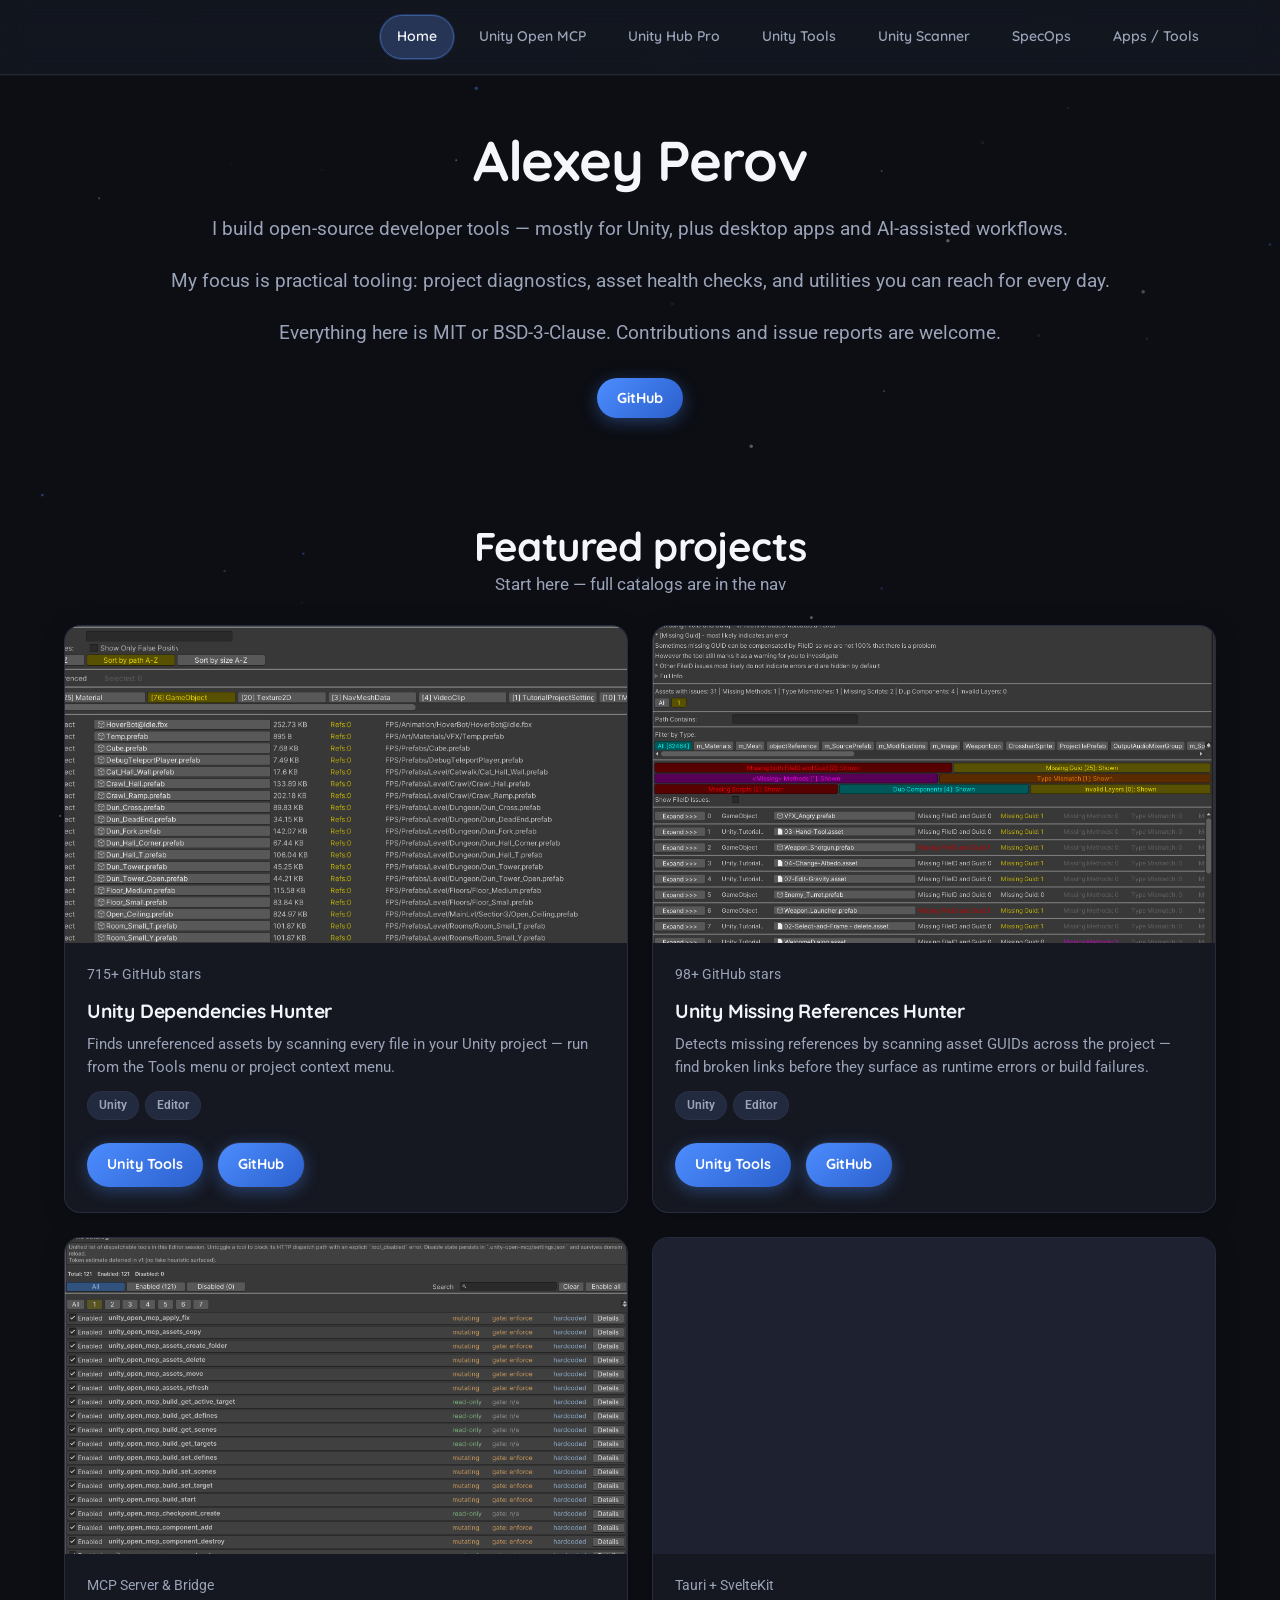
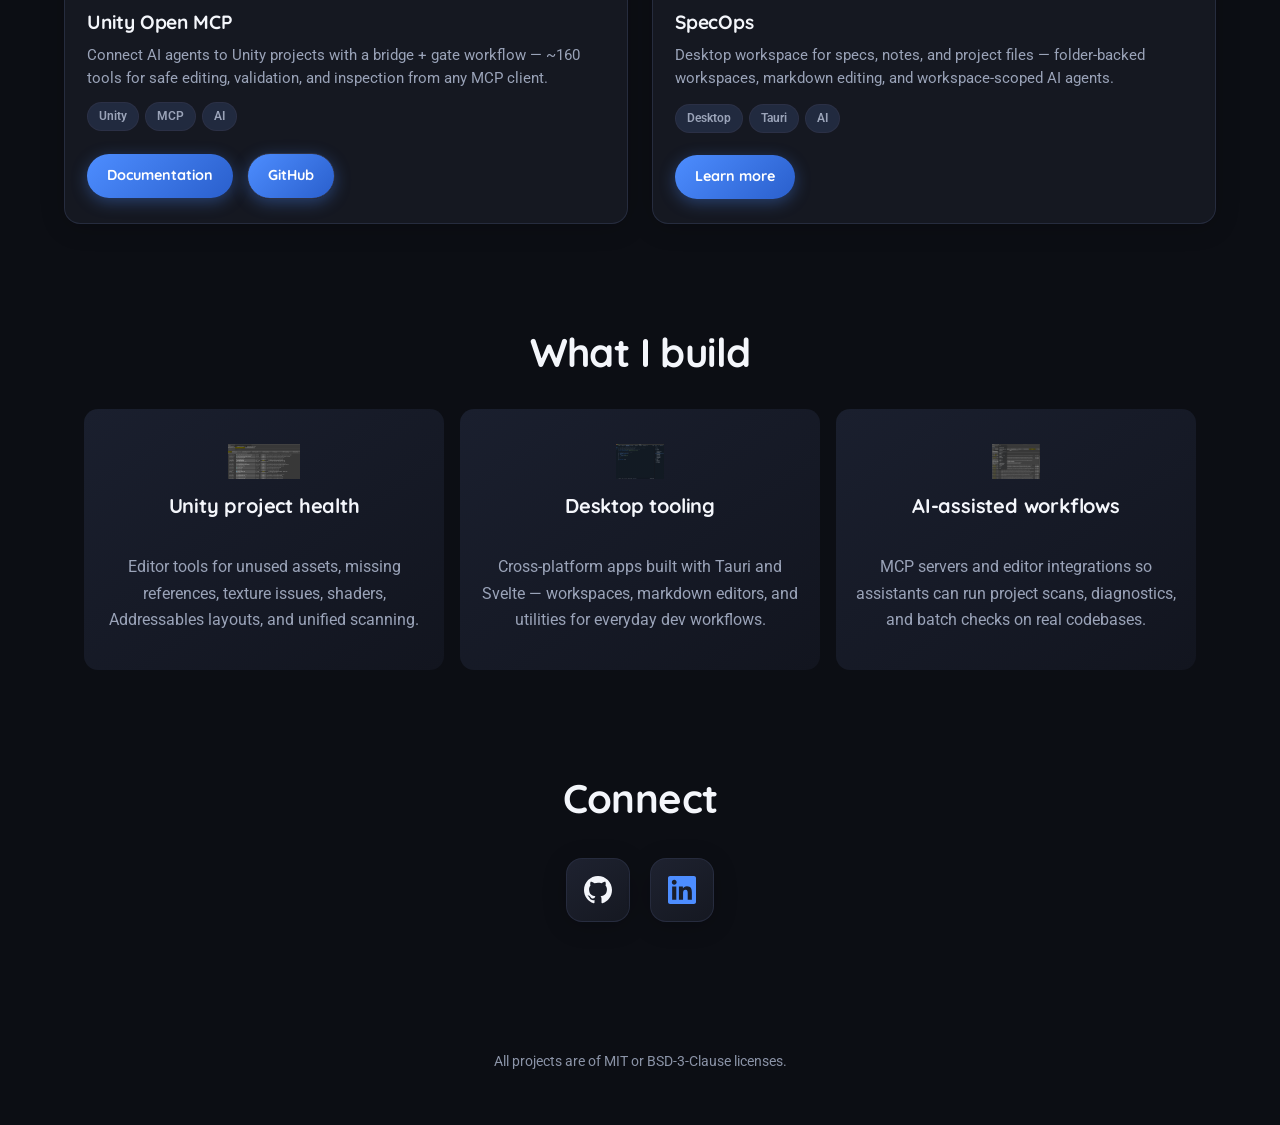
<file: index.html>
<!DOCTYPE html>
<html lang="en">
<head>
  <meta charset="UTF-8">
  <meta name="viewport" content="width=device-width, initial-scale=1.0">
  <title>Alexey Perov</title>
  <link rel="icon" type="image/png" href="assets/github-logo.png">
  <link rel="preconnect" href="https://fonts.googleapis.com">
  <link rel="preconnect" href="https://fonts.gstatic.com" crossorigin>
  <link href="https://fonts.googleapis.com/css?family=Quicksand:700%7cRoboto:400,400i,700&amp;display=swap" rel="stylesheet">
  <meta name="description" content="Open-source Unity Editor utilities, desktop apps, and AI tooling.">
  <link rel="canonical" href="https://alexeyperov.github.io/">
  <meta property="og:title" content="Alexey Perov">
  <meta property="og:description" content="Open-source Unity Editor utilities, desktop apps, and AI tooling.">
  <meta property="og:url" content="https://alexeyperov.github.io/">
  <meta property="og:type" content="website">
  <meta property="og:image" content="https://alexeyperov.github.io/assets/github-logo.png">
  <meta name="theme-color" content="#4d8dff">
  <meta name="twitter:card" content="summary_large_image">
  <meta name="twitter:title" content="Alexey Perov">
  <meta name="twitter:description" content="Open-source Unity Editor utilities, desktop apps, and AI tooling.">
  <meta name="twitter:image" content="https://alexeyperov.github.io/assets/github-logo.png">
  <style>
    :root {
      --font-heading: "Quicksand", sans-serif;
      --font-body: "Roboto", sans-serif;
      --accent: #4d8dff;
      --accent-muted: #2a5fcc;
      --follow-us-gradient: radial-gradient(ellipse 100% 60% at 50% 100%, #1a2240 0%, #0c0e14 70%);
      --footer-gradient: linear-gradient(180deg, #151821 0%, #080a10 100%);
      --intro-gradient: radial-gradient(ellipse 120% 80% at 50% -20%, #1e2840 0%, #0c0e14 72%);
      --line: #2d3348;
      --page-bg: #0c0e14;
      --photos-gradient: linear-gradient(180deg, #151821 0%, #0c0e14 100%);
      --project-grid-gradient: linear-gradient(180deg, #0c0e14 0%, #151821 50%, #0c0e14 100%);
      --social-button-background: linear-gradient(145deg, #1e2230 0%, #151821 100%);
      --social-icon-facebook: #6bb6ff;
      --social-icon-github: #f4f6fb;
      --social-icon-linkedin: #4d8dff;
      --surface: #151821;
      --surface-strong: #1e2230;
      --text-primary: #f4f6fb;
      --text-secondary: #9aa3b8;
      --widget-gradient: linear-gradient(145deg, #1a1f2e 0%, #12151f 100%);
    }
    .scroll-reveal--immediate,
    .scroll-reveal--immediate.scroll-reveal--visible {
      opacity: 1;
      transform: none;
    }

    body.has-bg-effect { position: relative; }
    .page-bg-effect {
      position: fixed;
      inset: 0;
      z-index: 0;
      overflow: hidden;
      pointer-events: none;
    }
    .page-bg-effect__canvas {
      display: block;
      width: 100%;
      height: 100%;
    }

  </style>
  <link rel="stylesheet" href="styles.css">
</head>
<body class="has-bg-effect has-bg-effect--magic-dust compact-sections">
  
  <div class="page-bg-effect page-bg-effect--magic-dust" aria-hidden="true">
    <canvas class="page-bg-effect__canvas"></canvas>
  </div>
  
  <a class="skip-link" href="#main-content">Skip to main content</a>
  <noscript>
    <style>
      .scroll-reveal,
      .scroll-reveal.scroll-reveal--visible {
        opacity: 1 !important;
        transform: none !important;
      }
    </style>
  </noscript>
  
  <header class="site-header">
    <div class="container">
      <div class="header-inner header-inner--no-brand">
        
        
        <button class="site-nav-toggle" type="button" aria-expanded="false" aria-controls="site-nav" aria-label="Menu">
          <span class="site-nav-toggle__bar" aria-hidden="true"></span>
          <span class="site-nav-toggle__bar" aria-hidden="true"></span>
          <span class="site-nav-toggle__bar" aria-hidden="true"></span>
        </button>
        <nav class="site-nav" id="site-nav" aria-label="Site navigation">
          
          <a class="site-nav__link site-nav__link--active" href="./" aria-current="page">Home</a>
          
          <a class="site-nav__link" href="unity-open-mcp/">Unity Open MCP</a>
          
          <a class="site-nav__link" href="unity-hub-pro/">Unity Hub Pro</a>
          
          <a class="site-nav__link" href="unity-tools/">Unity Tools</a>
          
          <a class="site-nav__link" href="unity-scanner/">Unity Scanner</a>
          
          <a class="site-nav__link" href="specops/">SpecOps</a>
          
          <a class="site-nav__link" href="tools/">Apps / Tools</a>
          
        </nav>
        
      </div>
    </div>
  </header>
  

  <main id="main-content">
    <section class="intro section section-gradient scroll-reveal scroll-reveal--immediate" id="about-intro"><div class="container center"><h1 id="intro_title">Alexey Perov</h1><p>I build open-source developer tools — mostly for Unity, plus desktop apps and AI-assisted workflows.</p><p>My focus is practical tooling: project diagnostics, asset health checks, and utilities you can reach for every day.</p><p>Everything here is MIT or BSD-3-Clause. Contributions and issue reports are welcome.</p><p class="intro__cta-wrap"><a class="intro__cta" href="https://github.com/AlexeyPerov" target="_blank" rel="noopener noreferrer">GitHub</a></p></div></section>

<section class="project-grid section section-gradient scroll-reveal scroll-reveal--immediate" id="featured" data-widget-type="project_grid">
  <div class="container">
    <h2 class="center">Featured projects</h2>
    <p class="project-grid__sub center">Start here — full catalogs are in the nav</p>
    <div class="project-grid__grid">
      
      <article class="project-card scroll-reveal">
        
        <div class="project-card__media">
          <img src="assets/dependencies-hunter-project-analysis-unused.png" alt="Unity Dependencies Hunter" loading="lazy" decoding="async">
        </div>
        
        <div class="project-card__body">
          <p class="project-card__meta-line">715&#43; GitHub stars</p>
          
          <h3 class="project-card__title">Unity Dependencies Hunter</h3>
          <p class="project-card__desc">Finds unreferenced assets by scanning every file in your Unity project — run from the Tools menu or project context menu.</p>
          <ul class="project-card__tags"><li>Unity</li><li>Editor</li></ul>
          <p class="project-card__cta-wrap"><a class="project-card__cta" href="unity-tools/">Unity Tools</a> <a class="project-card__cta project-card__cta--secondary" href="https://github.com/AlexeyPerov/Unity-Dependencies-Hunter" target="_blank" rel="noopener noreferrer">GitHub</a></p>
        </div>
      </article>
      
      <article class="project-card scroll-reveal">
        
        <div class="project-card__media">
          <img src="assets/mrf-main_window.png" alt="Unity Missing References Hunter" loading="lazy" decoding="async">
        </div>
        
        <div class="project-card__body">
          <p class="project-card__meta-line">98&#43; GitHub stars</p>
          
          <h3 class="project-card__title">Unity Missing References Hunter</h3>
          <p class="project-card__desc">Detects missing references by scanning asset GUIDs across the project — find broken links before they surface as runtime errors or build failures.</p>
          <ul class="project-card__tags"><li>Unity</li><li>Editor</li></ul>
          <p class="project-card__cta-wrap"><a class="project-card__cta" href="unity-tools/">Unity Tools</a> <a class="project-card__cta project-card__cta--secondary" href="https://github.com/AlexeyPerov/Unity-MissingReferences-Hunter" target="_blank" rel="noopener noreferrer">GitHub</a></p>
        </div>
      </article>
      
      <article class="project-card scroll-reveal">
        
        <div class="project-card__media">
          <img src="assets/uomcp-bridge-tools.png" alt="Unity Open MCP" loading="lazy" decoding="async">
        </div>
        
        <div class="project-card__body">
          <p class="project-card__meta-line">MCP Server &amp; Bridge</p>
          
          <h3 class="project-card__title">Unity Open MCP</h3>
          <p class="project-card__desc">Connect AI agents to Unity projects with a bridge &#43; gate workflow — ~160 tools for safe editing, validation, and inspection from any MCP client.</p>
          <ul class="project-card__tags"><li>Unity</li><li>MCP</li><li>AI</li></ul>
          <p class="project-card__cta-wrap"><a class="project-card__cta" href="unity-open-mcp/">Documentation</a> <a class="project-card__cta project-card__cta--secondary" href="https://github.com/AlexeyPerov/unity-open-mcp" target="_blank" rel="noopener noreferrer">GitHub</a></p>
        </div>
      </article>
      
      <article class="project-card scroll-reveal">
        
        <div class="project-card__media">
          <img src="assets/spec-ops-main-screen-split-view.png" alt="SpecOps" loading="lazy" decoding="async">
        </div>
        
        <div class="project-card__body">
          <p class="project-card__meta-line">Tauri &#43; SvelteKit</p>
          
          <h3 class="project-card__title">SpecOps</h3>
          <p class="project-card__desc">Desktop workspace for specs, notes, and project files — folder-backed workspaces, markdown editing, and workspace-scoped AI agents.</p>
          <ul class="project-card__tags"><li>Desktop</li><li>Tauri</li><li>AI</li></ul>
          <p class="project-card__cta-wrap"><a class="project-card__cta" href="specops/">Learn more</a></p>
        </div>
      </article>
      
    </div>
  </div>
</section>

<section class="offers section section-gradient scroll-reveal" id="offers"><div class="container"><h2 id="offers_title" class="center">What I build</h2><div class="offers-grid"><article class="offer-card"><img class="offer-card__image" src="assets/dependencies-hunter-project-analysis-all.png" alt="Unity project health"><h3>Unity project health</h3><p>Editor tools for unused assets, missing references, texture issues, shaders, Addressables layouts, and unified scanning.</p></article><article class="offer-card"><img class="offer-card__image" src="assets/spec-ops-main-screen.png" alt="Desktop tooling"><h3>Desktop tooling</h3><p>Cross-platform apps built with Tauri and Svelte — workspaces, markdown editors, and utilities for everyday dev workflows.</p></article><article class="offer-card"><img class="offer-card__image" src="assets/us-menu-shaders.png" alt="AI-assisted workflows"><h3>AI-assisted workflows</h3><p>MCP servers and editor integrations so assistants can run project scans, diagnostics, and batch checks on real codebases.</p></article></div></div></section>
<section class="follow-us section section-gradient scroll-reveal" id="follow_us"><div class="container"><h2 id="follow_us_title" class="center">Connect</h2><div class="follow-us__buttons"><a class="follow-us__btn follow-us__btn--github" href="https://github.com/AlexeyPerov" target="_blank" rel="noopener noreferrer" aria-label="GitHub"><svg class="follow-us__icon" viewBox="0 0 24 24" width="28" height="28" aria-hidden="true"><path fill="currentColor" d="M12 0C5.374 0 0 5.373 0 12c0 5.302 3.438 9.8 8.207 11.387.599.111.793-.261.793-.577v-2.234c-3.338.726-4.033-1.416-4.033-1.416-.546-1.387-1.333-1.756-1.333-1.756-1.089-.745.083-.729.083-.729 1.205.084 1.839 1.237 1.839 1.237 1.07 1.834 2.807 1.304 3.492.997.107-.775.418-1.305.762-1.604-2.665-.305-5.467-1.334-5.467-5.931 0-1.311.469-2.381 1.236-3.221-.124-.303-.535-1.524.117-3.176 0 0 1.008-.322 3.301 1.23A11.509 11.509 0 0112 5.803c1.02.005 2.047.138 3.006.404 2.291-1.552 3.297-1.23 3.297-1.23.653 1.653.242 2.874.118 3.176.77.84 1.235 1.911 1.235 3.221 0 4.609-2.807 5.624-5.479 5.921.43.372.823 1.102.823 2.222v3.293c0 .319.192.694.801.576C20.566 21.797 24 17.3 24 12c0-6.627-5.373-12-12-12z"/></svg></a><a class="follow-us__btn follow-us__btn--linkedin" href="https://www.linkedin.com/in/alexey-perov-4669b375/" target="_blank" rel="noopener noreferrer" aria-label="LinkedIn"><svg class="follow-us__icon" viewBox="0 0 24 24" width="28" height="28" aria-hidden="true"><path fill="currentColor" d="M20.447 20.452h-3.554v-5.569c0-1.328-.027-3.037-1.852-3.037-1.853 0-2.136 1.445-2.136 2.939v5.667H9.351V9h3.414v1.561h.046c.477-.9 1.637-1.85 3.37-1.85 3.601 0 4.267 2.37 4.267 5.455v6.286zM5.337 7.433c-1.144 0-2.063-.926-2.063-2.065 0-1.138.92-2.063 2.063-2.063 1.14 0 2.064.925 2.064 2.063 0 1.139-.925 2.065-2.064 2.065zm1.782 13.019H3.555V9h3.564v11.452zM22.225 0H1.771C.792 0 0 .774 0 1.729v20.542C0 23.227.792 24 1.771 24h20.451C23.2 24 24 23.227 24 22.271V1.729C24 .774 23.2 0 22.222 0h.003z"/></svg></a></div></div></section>
  </main>

  <footer class="footer section section-gradient" id="footer"><div class="container"><p class="footer-copyright">All projects are of MIT or BSD-3-Clause licenses.</p></div></footer>
  <script type="application/json" id="site-widgets-config">{"scroll_reveal":{"respect_reduced_motion":true,"root_margin":"0px 0px -5% 0px","threshold":0.12},"carousel":{"swipe_threshold_px":30,"keyboard_navigation":true},"split_widget":{"keyboard_navigation":false}}</script>
  <script src="scroll-reveal.js" defer></script>
  
  
  
  <script src="background-effects.js" defer></script>
  <script src="nav.js" defer></script>
</body>
</html>
</file>
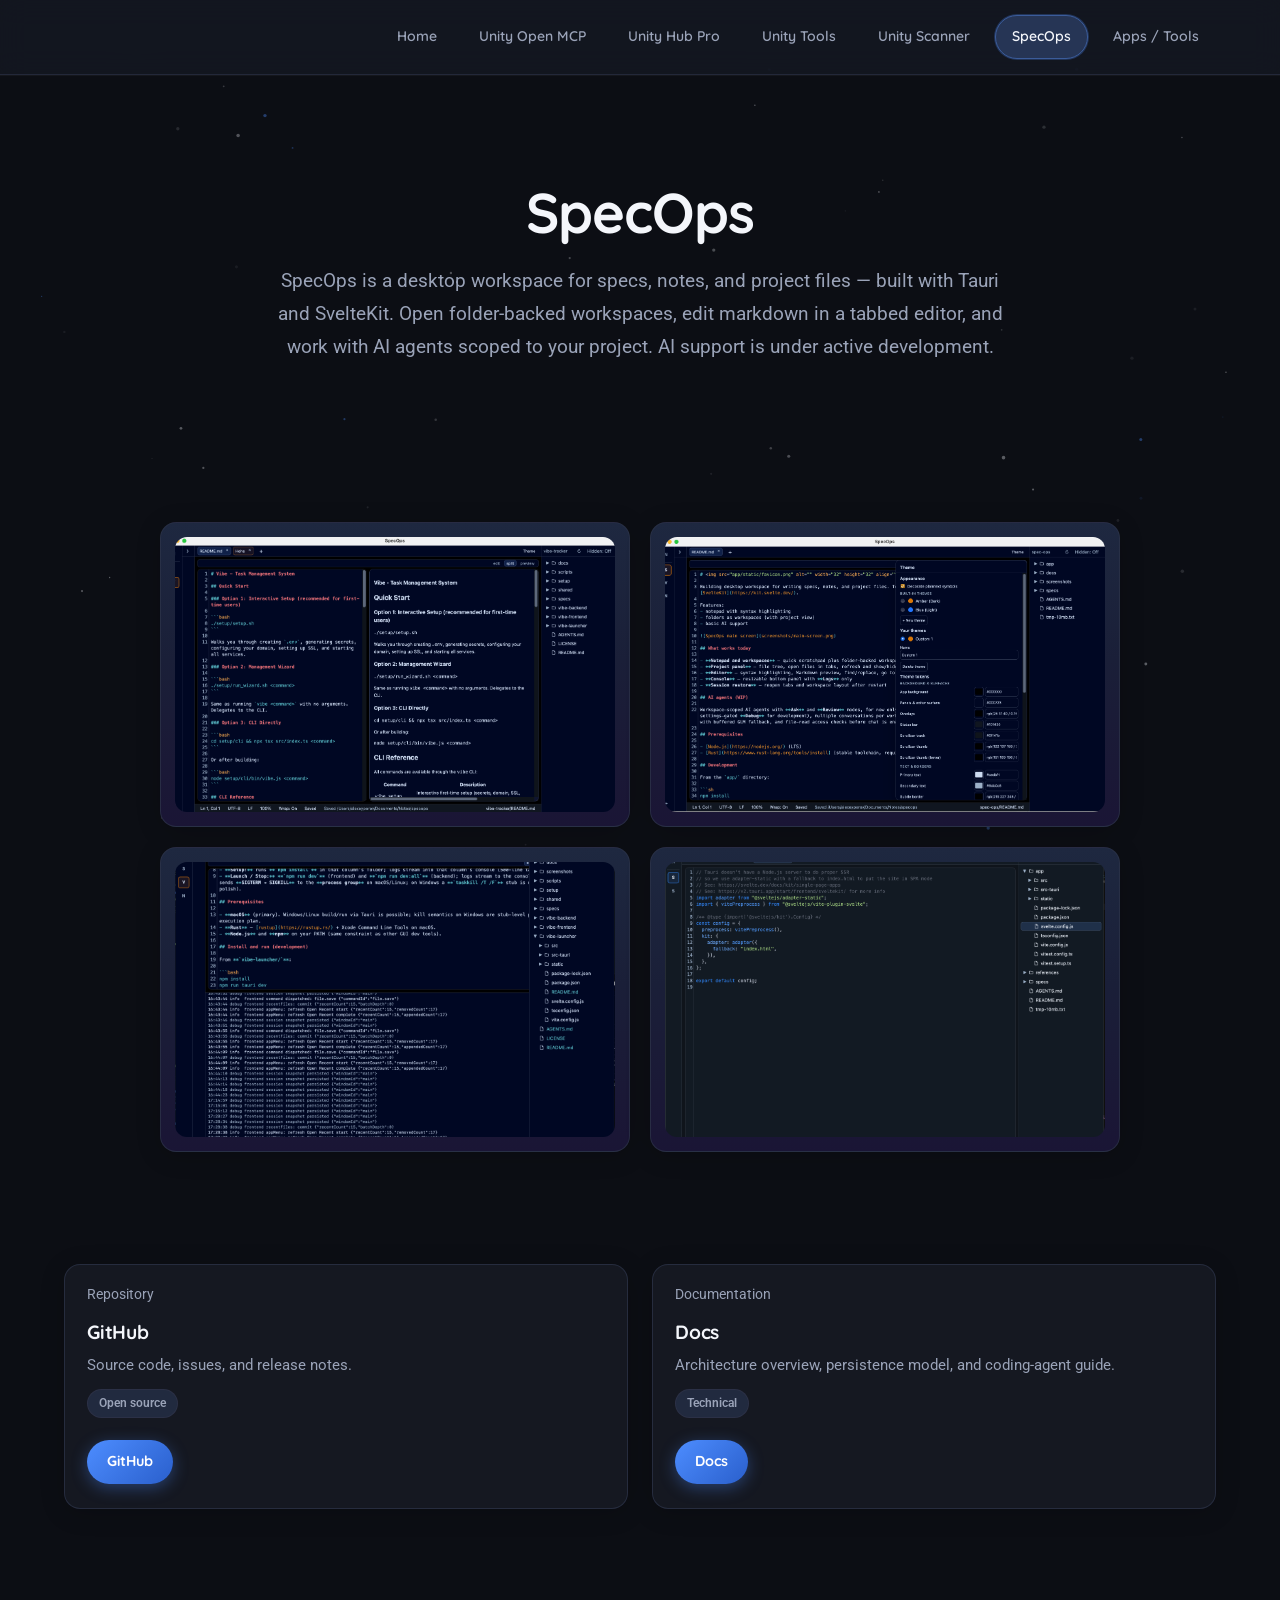
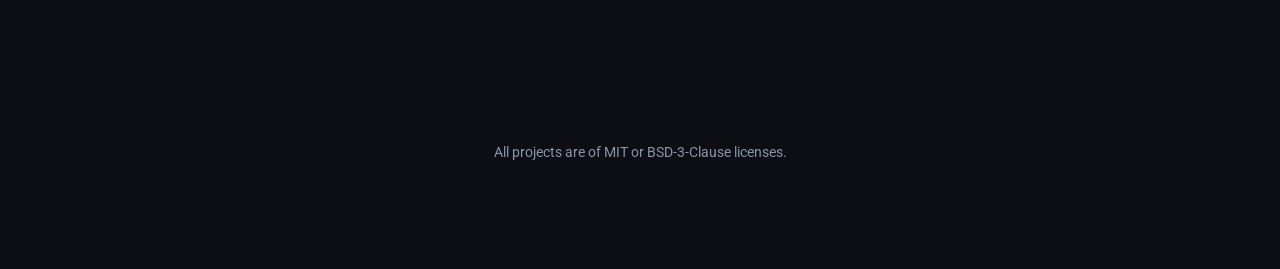
<file: specops/index.html>
<!DOCTYPE html>
<html lang="en">
<head>
  <meta charset="UTF-8">
  <meta name="viewport" content="width=device-width, initial-scale=1.0">
  <title>SpecOps</title>
  <link rel="icon" type="image/png" href="../assets/github-logo.png">
  <link rel="preconnect" href="https://fonts.googleapis.com">
  <link rel="preconnect" href="https://fonts.gstatic.com" crossorigin>
  <link href="https://fonts.googleapis.com/css?family=Quicksand:700%7cRoboto:400,400i,700&amp;display=swap" rel="stylesheet">
  <meta name="description" content="SpecOps — desktop workspace for specs, notes, and project files. Tauri &#43; SvelteKit app with folder workspaces, markdown editing, and workspace-scoped AI agents.">
  <link rel="canonical" href="https://alexeyperov.github.io/specops/">
  <meta property="og:title" content="SpecOps">
  <meta property="og:description" content="SpecOps — desktop workspace for specs, notes, and project files. Tauri &#43; SvelteKit app with folder workspaces, markdown editing, and workspace-scoped AI agents.">
  <meta property="og:url" content="https://alexeyperov.github.io/specops/">
  <meta property="og:type" content="website">
  
  <meta name="theme-color" content="#4d8dff">
  <meta name="twitter:card" content="summary">
  <meta name="twitter:title" content="SpecOps">
  <meta name="twitter:description" content="SpecOps — desktop workspace for specs, notes, and project files. Tauri &#43; SvelteKit app with folder workspaces, markdown editing, and workspace-scoped AI agents.">
  
  <style>
    :root {
      --font-heading: "Quicksand", sans-serif;
      --font-body: "Roboto", sans-serif;
      --accent: #4d8dff;
      --accent-muted: #2a5fcc;
      --follow-us-gradient: radial-gradient(ellipse 100% 60% at 50% 100%, #1a2240 0%, #0c0e14 70%);
      --footer-gradient: linear-gradient(180deg, #151821 0%, #080a10 100%);
      --intro-gradient: radial-gradient(ellipse 120% 80% at 50% -20%, #1e2840 0%, #0c0e14 72%);
      --line: #2d3348;
      --page-bg: #0c0e14;
      --photos-gradient: linear-gradient(180deg, #151821 0%, #0c0e14 100%);
      --project-grid-gradient: linear-gradient(180deg, #0c0e14 0%, #151821 50%, #0c0e14 100%);
      --social-button-background: linear-gradient(145deg, #1e2230 0%, #151821 100%);
      --social-icon-facebook: #6bb6ff;
      --social-icon-github: #f4f6fb;
      --social-icon-linkedin: #4d8dff;
      --surface: #151821;
      --surface-strong: #1e2230;
      --text-primary: #f4f6fb;
      --text-secondary: #9aa3b8;
      --widget-gradient: linear-gradient(145deg, #1a1f2e 0%, #12151f 100%);
    }
    .scroll-reveal--immediate,
    .scroll-reveal--immediate.scroll-reveal--visible {
      opacity: 1;
      transform: none;
    }

    body.has-bg-effect { position: relative; }
    .page-bg-effect {
      position: fixed;
      inset: 0;
      z-index: 0;
      overflow: hidden;
      pointer-events: none;
    }
    .page-bg-effect__canvas {
      display: block;
      width: 100%;
      height: 100%;
    }

  </style>
  <link rel="stylesheet" href="../styles.css">
</head>
<body class="has-bg-effect has-bg-effect--magic-dust">
  
  <div class="page-bg-effect page-bg-effect--magic-dust" aria-hidden="true">
    <canvas class="page-bg-effect__canvas"></canvas>
  </div>
  
  <a class="skip-link" href="#main-content">Skip to main content</a>
  <noscript>
    <style>
      .scroll-reveal,
      .scroll-reveal.scroll-reveal--visible {
        opacity: 1 !important;
        transform: none !important;
      }
    </style>
  </noscript>
  
  <header class="site-header">
    <div class="container">
      <div class="header-inner header-inner--no-brand">
        
        
        <button class="site-nav-toggle" type="button" aria-expanded="false" aria-controls="site-nav" aria-label="Menu">
          <span class="site-nav-toggle__bar" aria-hidden="true"></span>
          <span class="site-nav-toggle__bar" aria-hidden="true"></span>
          <span class="site-nav-toggle__bar" aria-hidden="true"></span>
        </button>
        <nav class="site-nav" id="site-nav" aria-label="Site navigation">
          
          <a class="site-nav__link" href="../">Home</a>
          
          <a class="site-nav__link" href="../unity-open-mcp/">Unity Open MCP</a>
          
          <a class="site-nav__link" href="../unity-hub-pro/">Unity Hub Pro</a>
          
          <a class="site-nav__link" href="../unity-tools/">Unity Tools</a>
          
          <a class="site-nav__link" href="../unity-scanner/">Unity Scanner</a>
          
          <a class="site-nav__link site-nav__link--active" href="./" aria-current="page">SpecOps</a>
          
          <a class="site-nav__link" href="../tools/">Apps / Tools</a>
          
        </nav>
        
      </div>
    </div>
  </header>
  

  <main id="main-content">
    <section class="intro section section-gradient scroll-reveal scroll-reveal--immediate"><div class="container center"><h1 id="intro_title">SpecOps</h1><p>SpecOps is a desktop workspace for specs, notes, and project files — built with Tauri and SvelteKit. Open folder-backed workspaces, edit markdown in a tabbed editor, and work with AI agents scoped to your project. AI support is under active development.</p></div></section>
<section class="photos section section-gradient scroll-reveal" id="specops-screenshots"><div class="container"><div class="photos-grid" data-image-lightbox><button type="button" class="photos-grid__item" data-lightbox-src="../assets/spec-ops-main-screen-split-view.png" data-lightbox-alt="SpecOps split view with markdown editor and AI chat panel"><img src="../assets/spec-ops-main-screen-split-view.png" alt="SpecOps split view with markdown editor and AI chat panel"></button><button type="button" class="photos-grid__item" data-lightbox-src="../assets/spec-ops-main-screen-themes.png" data-lightbox-alt="SpecOps themes panel"><img src="../assets/spec-ops-main-screen-themes.png" alt="SpecOps themes panel"></button><button type="button" class="photos-grid__item" data-lightbox-src="../assets/spec-ops-main-screen-logs.png" data-lightbox-alt="SpecOps logs panel"><img src="../assets/spec-ops-main-screen-logs.png" alt="SpecOps logs panel"></button><button type="button" class="photos-grid__item" data-lightbox-src="../assets/spec-ops-main-screen.png" data-lightbox-alt="SpecOps main workspace with editor tabs and project panel"><img src="../assets/spec-ops-main-screen.png" alt="SpecOps main workspace with editor tabs and project panel"></button></div></div></section>

<section class="project-grid section section-gradient scroll-reveal scroll-reveal--immediate" data-widget-type="project_grid">
  <div class="container">
    
    
    <div class="project-grid__grid">
      
      <article class="project-card scroll-reveal project-card--no-media">
        
        <div class="project-card__body">
          <p class="project-card__meta-line">Repository</p>
          
          <h3 class="project-card__title">GitHub</h3>
          <p class="project-card__desc">Source code, issues, and release notes.</p>
          <ul class="project-card__tags"><li>Open source</li></ul>
          <p class="project-card__cta-wrap"><a class="project-card__cta" href="https://github.com/AlexeyPerov/SpecOps" target="_blank" rel="noopener noreferrer">GitHub</a></p>
        </div>
      </article>
      
      <article class="project-card scroll-reveal project-card--no-media">
        
        <div class="project-card__body">
          <p class="project-card__meta-line">Documentation</p>
          
          <h3 class="project-card__title">Docs</h3>
          <p class="project-card__desc">Architecture overview, persistence model, and coding-agent guide.</p>
          <ul class="project-card__tags"><li>Technical</li></ul>
          <p class="project-card__cta-wrap"><a class="project-card__cta" href="https://github.com/AlexeyPerov/SpecOps/blob/master/docs/architecture.md" target="_blank" rel="noopener noreferrer">Docs</a></p>
        </div>
      </article>
      
    </div>
  </div>
</section>

  </main>

  <footer class="footer section section-gradient" id="footer"><div class="container"><p class="footer-copyright">All projects are of MIT or BSD-3-Clause licenses.</p></div></footer>
  <script type="application/json" id="site-widgets-config">{"scroll_reveal":{"respect_reduced_motion":true,"root_margin":"0px 0px -5% 0px","threshold":0.12},"carousel":{"swipe_threshold_px":30,"keyboard_navigation":true},"split_widget":{"keyboard_navigation":false}}</script>
  <script src="../scroll-reveal.js" defer></script>
  
  
  <script src="../image-lightbox.js" defer></script>
  <script src="../background-effects.js" defer></script>
  <script src="../nav.js" defer></script>
</body>
</html>
</file>
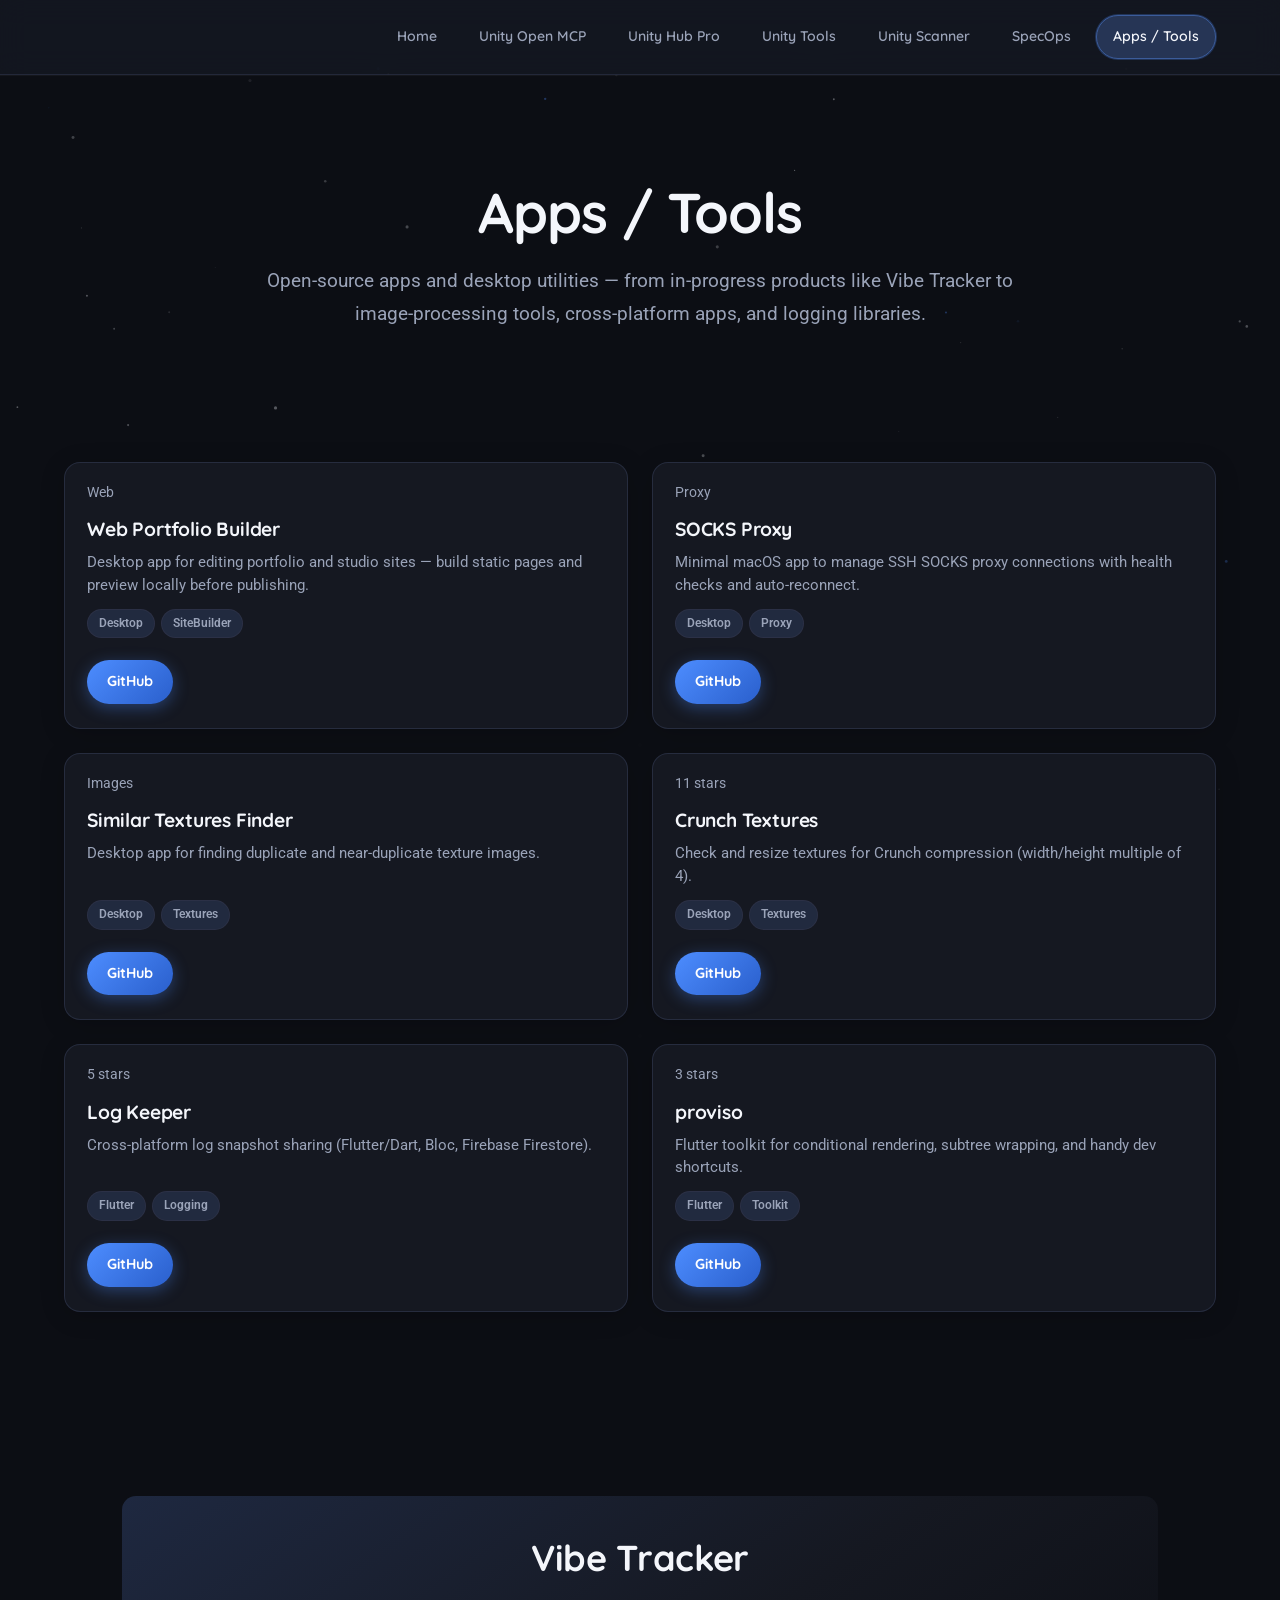
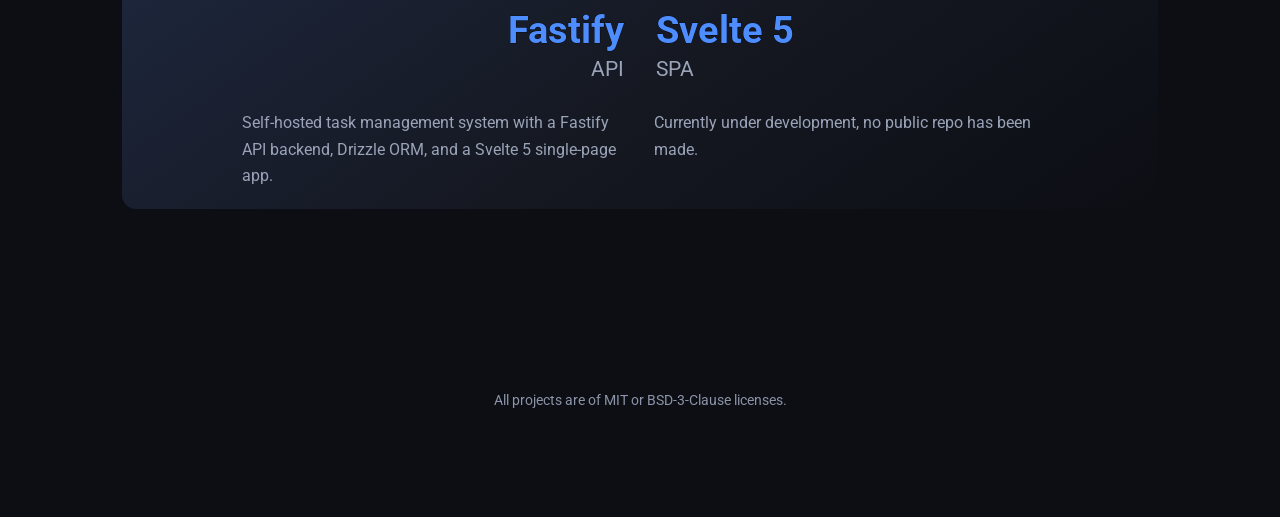
<file: tools/index.html>
<!DOCTYPE html>
<html lang="en">
<head>
  <meta charset="UTF-8">
  <meta name="viewport" content="width=device-width, initial-scale=1.0">
  <title>Apps / Tools</title>
  <link rel="icon" type="image/png" href="../assets/github-logo.png">
  <link rel="preconnect" href="https://fonts.googleapis.com">
  <link rel="preconnect" href="https://fonts.gstatic.com" crossorigin>
  <link href="https://fonts.googleapis.com/css?family=Quicksand:700%7cRoboto:400,400i,700&amp;display=swap" rel="stylesheet">
  <meta name="description" content="Open-source apps and desktop utilities — Vibe Tracker task management, image processing, cross-platform tools, and logging libraries.">
  <link rel="canonical" href="https://alexeyperov.github.io/tools/">
  <meta property="og:title" content="Apps / Tools">
  <meta property="og:description" content="Open-source apps and desktop utilities — Vibe Tracker task management, image processing, cross-platform tools, and logging libraries.">
  <meta property="og:url" content="https://alexeyperov.github.io/tools/">
  <meta property="og:type" content="website">
  
  <meta name="theme-color" content="#4d8dff">
  <meta name="twitter:card" content="summary">
  <meta name="twitter:title" content="Apps / Tools">
  <meta name="twitter:description" content="Open-source apps and desktop utilities — Vibe Tracker task management, image processing, cross-platform tools, and logging libraries.">
  
  <style>
    :root {
      --font-heading: "Quicksand", sans-serif;
      --font-body: "Roboto", sans-serif;
      --accent: #4d8dff;
      --accent-muted: #2a5fcc;
      --follow-us-gradient: radial-gradient(ellipse 100% 60% at 50% 100%, #1a2240 0%, #0c0e14 70%);
      --footer-gradient: linear-gradient(180deg, #151821 0%, #080a10 100%);
      --intro-gradient: radial-gradient(ellipse 120% 80% at 50% -20%, #1e2840 0%, #0c0e14 72%);
      --line: #2d3348;
      --page-bg: #0c0e14;
      --photos-gradient: linear-gradient(180deg, #151821 0%, #0c0e14 100%);
      --project-grid-gradient: linear-gradient(180deg, #0c0e14 0%, #151821 50%, #0c0e14 100%);
      --social-button-background: linear-gradient(145deg, #1e2230 0%, #151821 100%);
      --social-icon-facebook: #6bb6ff;
      --social-icon-github: #f4f6fb;
      --social-icon-linkedin: #4d8dff;
      --surface: #151821;
      --surface-strong: #1e2230;
      --text-primary: #f4f6fb;
      --text-secondary: #9aa3b8;
      --widget-gradient: linear-gradient(145deg, #1a1f2e 0%, #12151f 100%);
    }
    .scroll-reveal--immediate,
    .scroll-reveal--immediate.scroll-reveal--visible {
      opacity: 1;
      transform: none;
    }

    body.has-bg-effect { position: relative; }
    .page-bg-effect {
      position: fixed;
      inset: 0;
      z-index: 0;
      overflow: hidden;
      pointer-events: none;
    }
    .page-bg-effect__canvas {
      display: block;
      width: 100%;
      height: 100%;
    }

  </style>
  <link rel="stylesheet" href="../styles.css">
</head>
<body class="has-bg-effect has-bg-effect--magic-dust">
  
  <div class="page-bg-effect page-bg-effect--magic-dust" aria-hidden="true">
    <canvas class="page-bg-effect__canvas"></canvas>
  </div>
  
  <a class="skip-link" href="#main-content">Skip to main content</a>
  <noscript>
    <style>
      .scroll-reveal,
      .scroll-reveal.scroll-reveal--visible {
        opacity: 1 !important;
        transform: none !important;
      }
    </style>
  </noscript>
  
  <header class="site-header">
    <div class="container">
      <div class="header-inner header-inner--no-brand">
        
        
        <button class="site-nav-toggle" type="button" aria-expanded="false" aria-controls="site-nav" aria-label="Menu">
          <span class="site-nav-toggle__bar" aria-hidden="true"></span>
          <span class="site-nav-toggle__bar" aria-hidden="true"></span>
          <span class="site-nav-toggle__bar" aria-hidden="true"></span>
        </button>
        <nav class="site-nav" id="site-nav" aria-label="Site navigation">
          
          <a class="site-nav__link" href="../">Home</a>
          
          <a class="site-nav__link" href="../unity-open-mcp/">Unity Open MCP</a>
          
          <a class="site-nav__link" href="../unity-hub-pro/">Unity Hub Pro</a>
          
          <a class="site-nav__link" href="../unity-tools/">Unity Tools</a>
          
          <a class="site-nav__link" href="../unity-scanner/">Unity Scanner</a>
          
          <a class="site-nav__link" href="../specops/">SpecOps</a>
          
          <a class="site-nav__link site-nav__link--active" href="./" aria-current="page">Apps / Tools</a>
          
        </nav>
        
      </div>
    </div>
  </header>
  

  <main id="main-content">
    <section class="intro section section-gradient scroll-reveal scroll-reveal--immediate" id="tools-intro"><div class="container center"><h1 id="intro_title">Apps / Tools</h1><p>Open-source apps and desktop utilities — from in-progress products like Vibe Tracker to image-processing tools, cross-platform apps, and logging libraries.</p></div></section>

<section class="project-grid section section-gradient scroll-reveal scroll-reveal--immediate" id="tools-projects" data-widget-type="project_grid">
  <div class="container">
    
    
    <div class="project-grid__grid">
      
      <article class="project-card scroll-reveal project-card--no-media">
        
        <div class="project-card__body">
          <p class="project-card__meta-line">Web</p>
          
          <h3 class="project-card__title">Web Portfolio Builder</h3>
          <p class="project-card__desc">Desktop app for editing portfolio and studio sites — build static pages and preview locally before publishing.</p>
          <ul class="project-card__tags"><li>Desktop</li><li>SiteBuilder</li></ul>
          <p class="project-card__cta-wrap"><a class="project-card__cta" href="https://github.com/AlexeyPerov/WebPortfolioBuilder" target="_blank" rel="noopener noreferrer">GitHub</a></p>
        </div>
      </article>
      
      <article class="project-card scroll-reveal project-card--no-media">
        
        <div class="project-card__body">
          <p class="project-card__meta-line">Proxy</p>
          
          <h3 class="project-card__title">SOCKS Proxy</h3>
          <p class="project-card__desc">Minimal macOS app to manage SSH SOCKS proxy connections with health checks and auto-reconnect.</p>
          <ul class="project-card__tags"><li>Desktop</li><li>Proxy</li></ul>
          <p class="project-card__cta-wrap"><a class="project-card__cta" href="https://github.com/AlexeyPerov/MacOS-SOCKS-Proxy" target="_blank" rel="noopener noreferrer">GitHub</a></p>
        </div>
      </article>
      
      <article class="project-card scroll-reveal project-card--no-media">
        
        <div class="project-card__body">
          <p class="project-card__meta-line">Images</p>
          
          <h3 class="project-card__title">Similar Textures Finder</h3>
          <p class="project-card__desc">Desktop app for finding duplicate and near-duplicate texture images.</p>
          <ul class="project-card__tags"><li>Desktop</li><li>Textures</li></ul>
          <p class="project-card__cta-wrap"><a class="project-card__cta" href="https://github.com/AlexeyPerov/SimilarTexturesFinder" target="_blank" rel="noopener noreferrer">GitHub</a></p>
        </div>
      </article>
      
      <article class="project-card scroll-reveal project-card--no-media">
        
        <div class="project-card__body">
          <p class="project-card__meta-line">11 stars</p>
          
          <h3 class="project-card__title">Crunch Textures</h3>
          <p class="project-card__desc">Check and resize textures for Crunch compression (width/height multiple of 4).</p>
          <ul class="project-card__tags"><li>Desktop</li><li>Textures</li></ul>
          <p class="project-card__cta-wrap"><a class="project-card__cta" href="https://github.com/AlexeyPerov/crunch_textures" target="_blank" rel="noopener noreferrer">GitHub</a></p>
        </div>
      </article>
      
      <article class="project-card scroll-reveal project-card--no-media">
        
        <div class="project-card__body">
          <p class="project-card__meta-line">5 stars</p>
          
          <h3 class="project-card__title">Log Keeper</h3>
          <p class="project-card__desc">Cross-platform log snapshot sharing (Flutter/Dart, Bloc, Firebase Firestore).</p>
          <ul class="project-card__tags"><li>Flutter</li><li>Logging</li></ul>
          <p class="project-card__cta-wrap"><a class="project-card__cta" href="https://github.com/AlexeyPerov/LogKeeper-Flutter-Firebase" target="_blank" rel="noopener noreferrer">GitHub</a></p>
        </div>
      </article>
      
      <article class="project-card scroll-reveal project-card--no-media">
        
        <div class="project-card__body">
          <p class="project-card__meta-line">3 stars</p>
          
          <h3 class="project-card__title">proviso</h3>
          <p class="project-card__desc">Flutter toolkit for conditional rendering, subtree wrapping, and handy dev shortcuts.</p>
          <ul class="project-card__tags"><li>Flutter</li><li>Toolkit</li></ul>
          <p class="project-card__cta-wrap"><a class="project-card__cta" href="https://github.com/AlexeyPerov/proviso" target="_blank" rel="noopener noreferrer">GitHub</a></p>
        </div>
      </article>
      
    </div>
  </div>
</section>


<section class="widget-row section" id="vibe-featured" data-widget-type="row"><div class="container widget-row-inner"><section class="catalog-showcase section section-gradient" id="apps" data-widget-type="apps_showcase">
  <div class="container">
    
    <div class="catalog-apps-stack">
      
      <article class="offer-card catalog-app-card scroll-reveal catalog-app-card--title-in-header" style="background: linear-gradient(145deg, #1e2840 0%, #151821 55%, #0c0e14 100%)">
        
        <div class="catalog-app-card__header">
          <h3 class="catalog-app-card__header-title">Vibe Tracker</h3>
        </div>
        
        <div class="catalog-app-card__icon-row">
          <div class="catalog-app-card__stat catalog-app-card__stat--left">
            <span class="catalog-app-card__stat-line catalog-app-card__stat-line--emphasis">Fastify</span>
            <span class="catalog-app-card__stat-line">API</span>
          </div>
          <div class="catalog-app-card__icon-wrap">
            <img class="catalog-app-icon" src="../assets/github-logo.png" alt="Vibe Tracker">
          </div>
          <div class="catalog-app-card__stat catalog-app-card__stat--right">
            <span class="catalog-app-card__stat-line catalog-app-card__stat-line--emphasis">Svelte 5</span>
            <span class="catalog-app-card__stat-line">SPA</span>
          </div>
        </div>
        <div class="catalog-app-card__body">
          
          <div class="catalog-app-card__columns">
            <p class="catalog-app-card__col">Self-hosted task management system with a Fastify API backend, Drizzle ORM, and a Svelte 5 single-page app.</p>
            <p class="catalog-app-card__col">Currently under development, no public repo has been made.</p>
          </div>
        </div>
        
        
        
      </article>
      
    </div>
  </div>
</section></div></section>

  </main>

  <footer class="footer section section-gradient" id="footer"><div class="container"><p class="footer-copyright">All projects are of MIT or BSD-3-Clause licenses.</p></div></footer>
  <script type="application/json" id="site-widgets-config">{"scroll_reveal":{"respect_reduced_motion":true,"root_margin":"0px 0px -5% 0px","threshold":0.12},"carousel":{"swipe_threshold_px":30,"keyboard_navigation":true},"split_widget":{"keyboard_navigation":false}}</script>
  <script src="../scroll-reveal.js" defer></script>
  <script src="../catalog-carousel.js" defer></script>
  
  
  <script src="../background-effects.js" defer></script>
  <script src="../nav.js" defer></script>
</body>
</html>
</file>
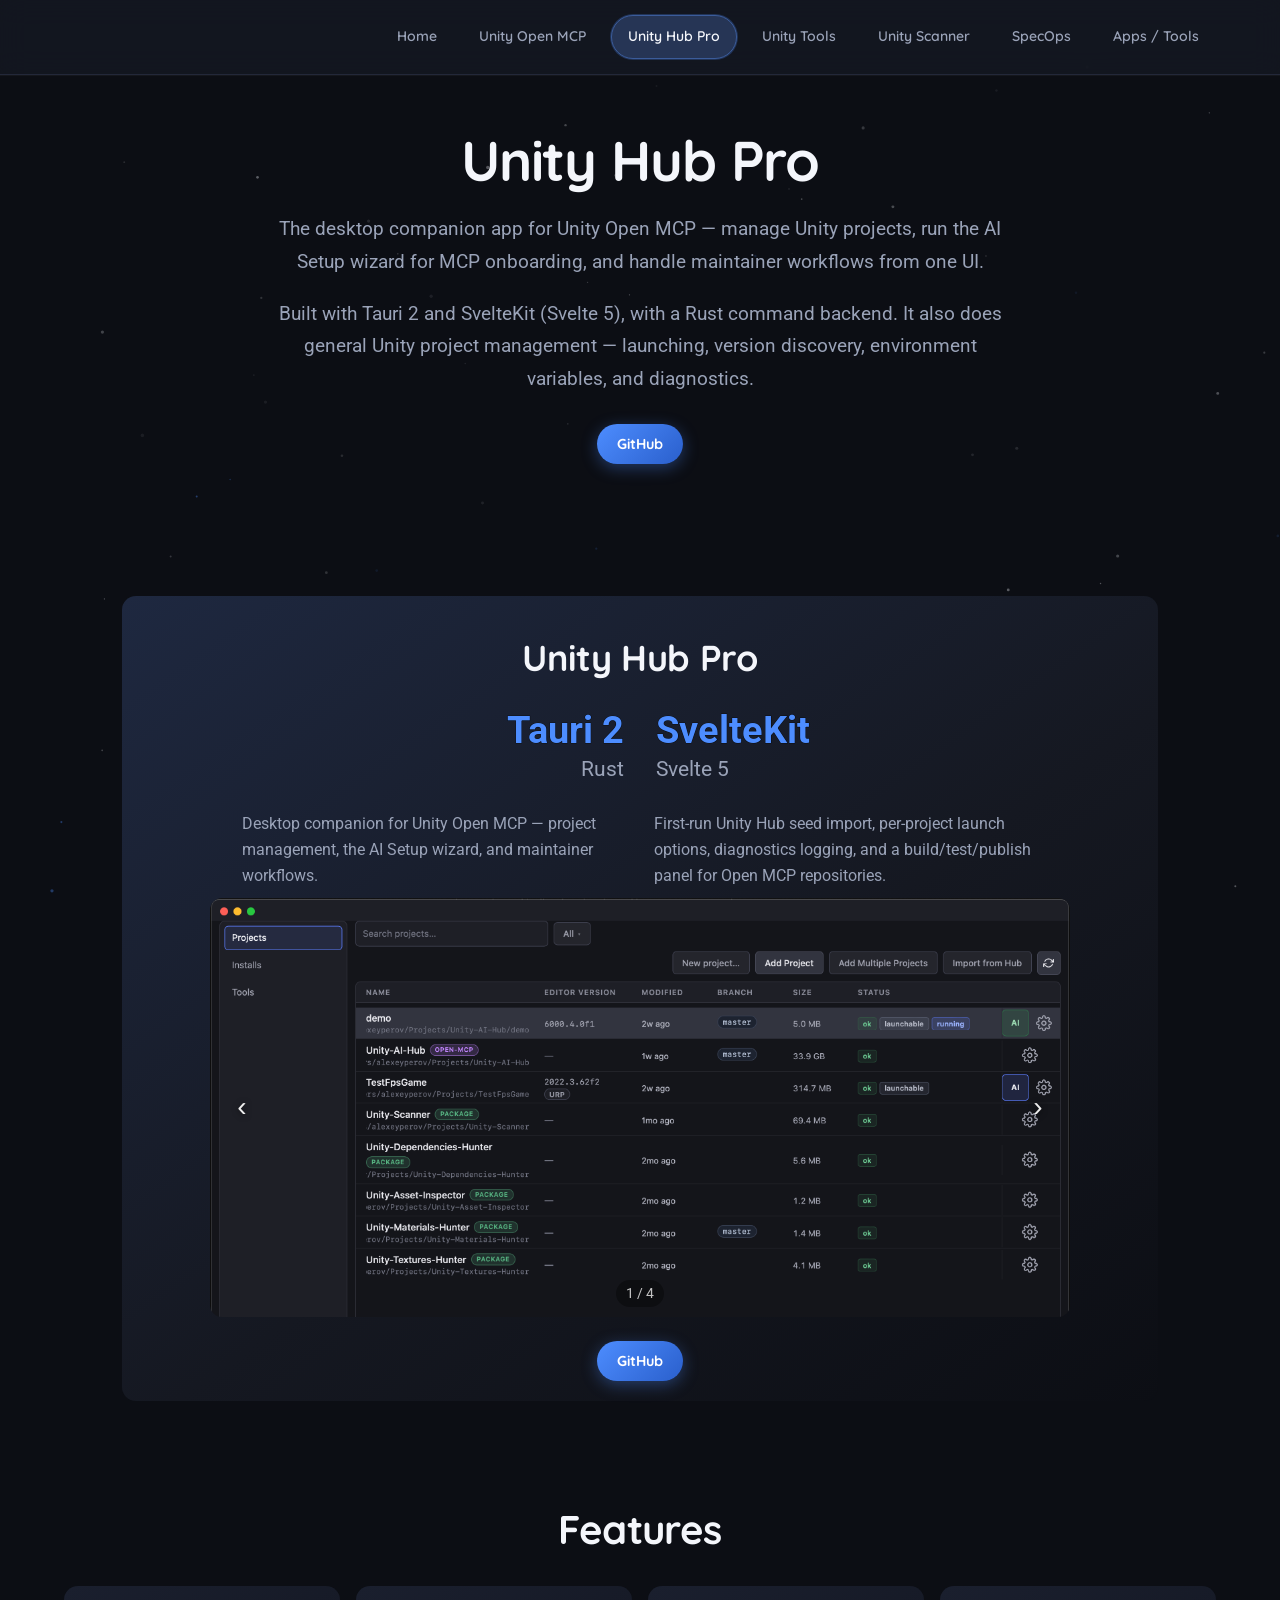
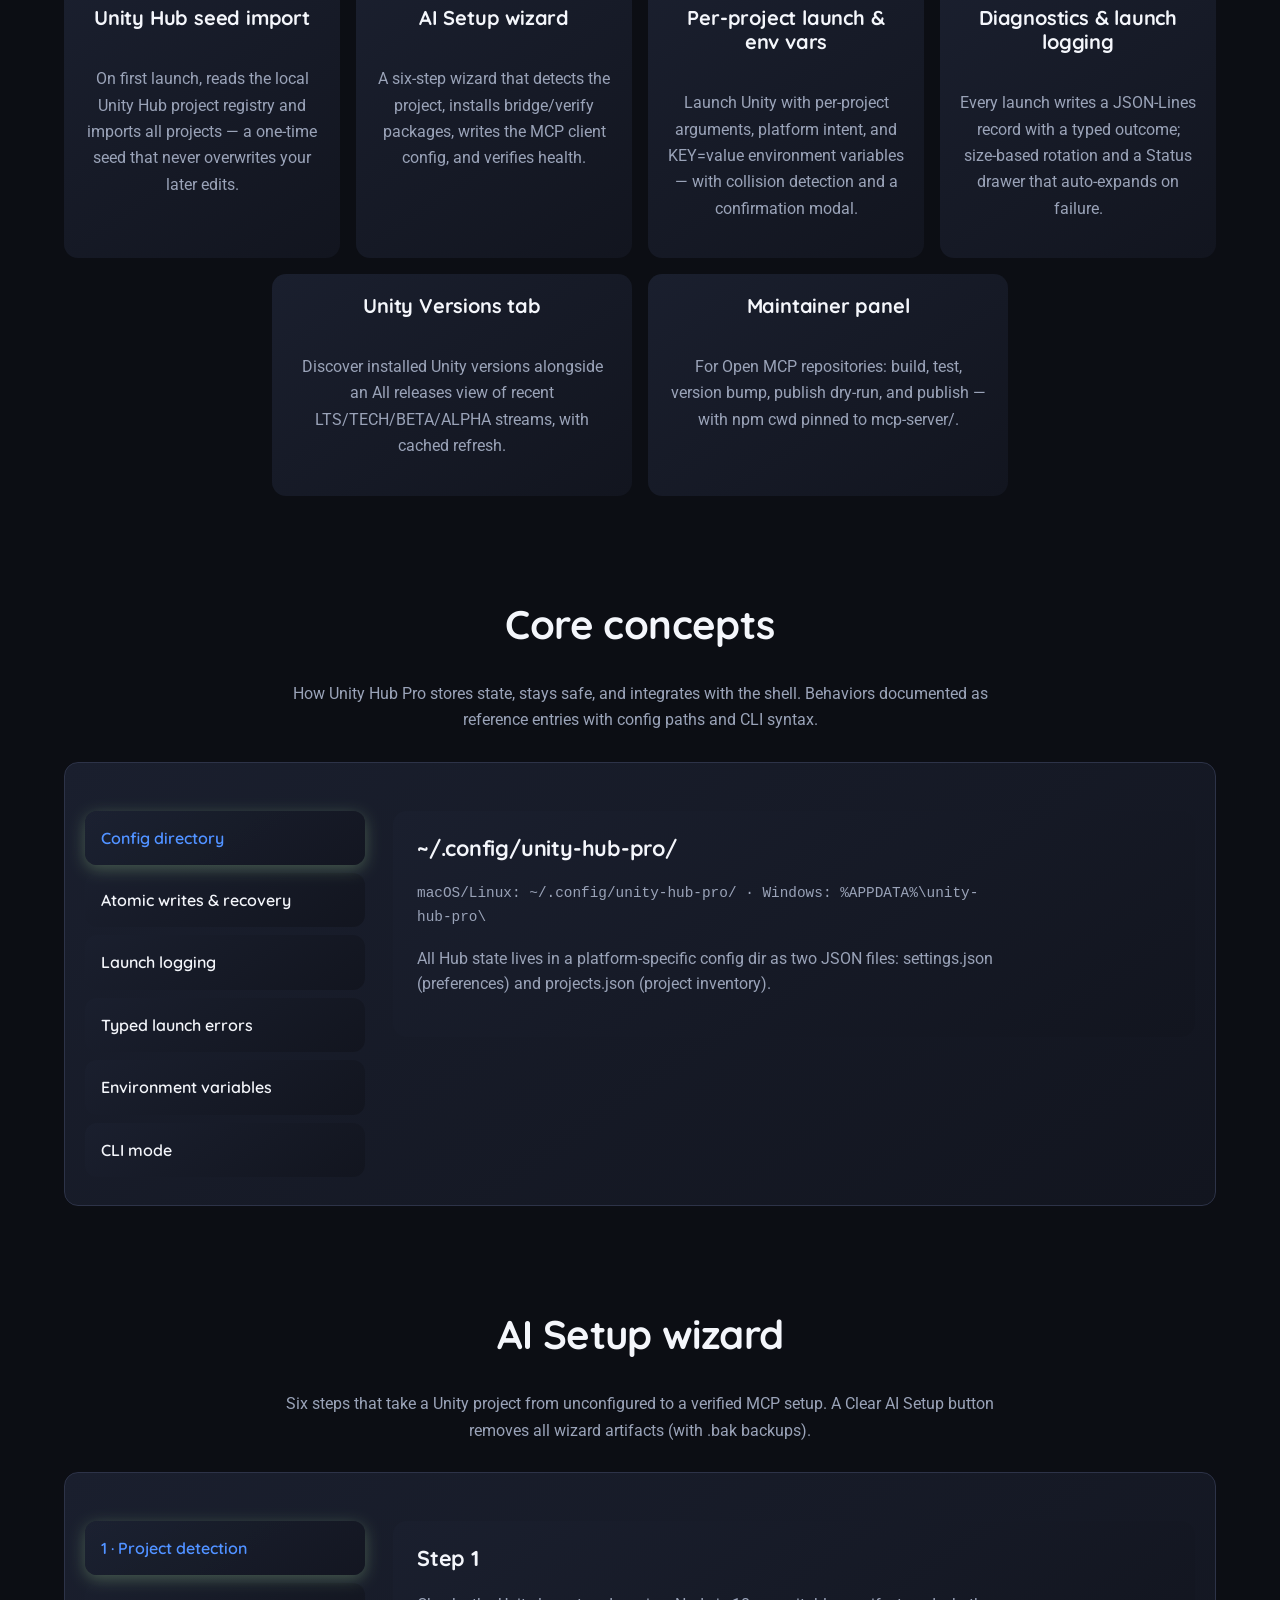
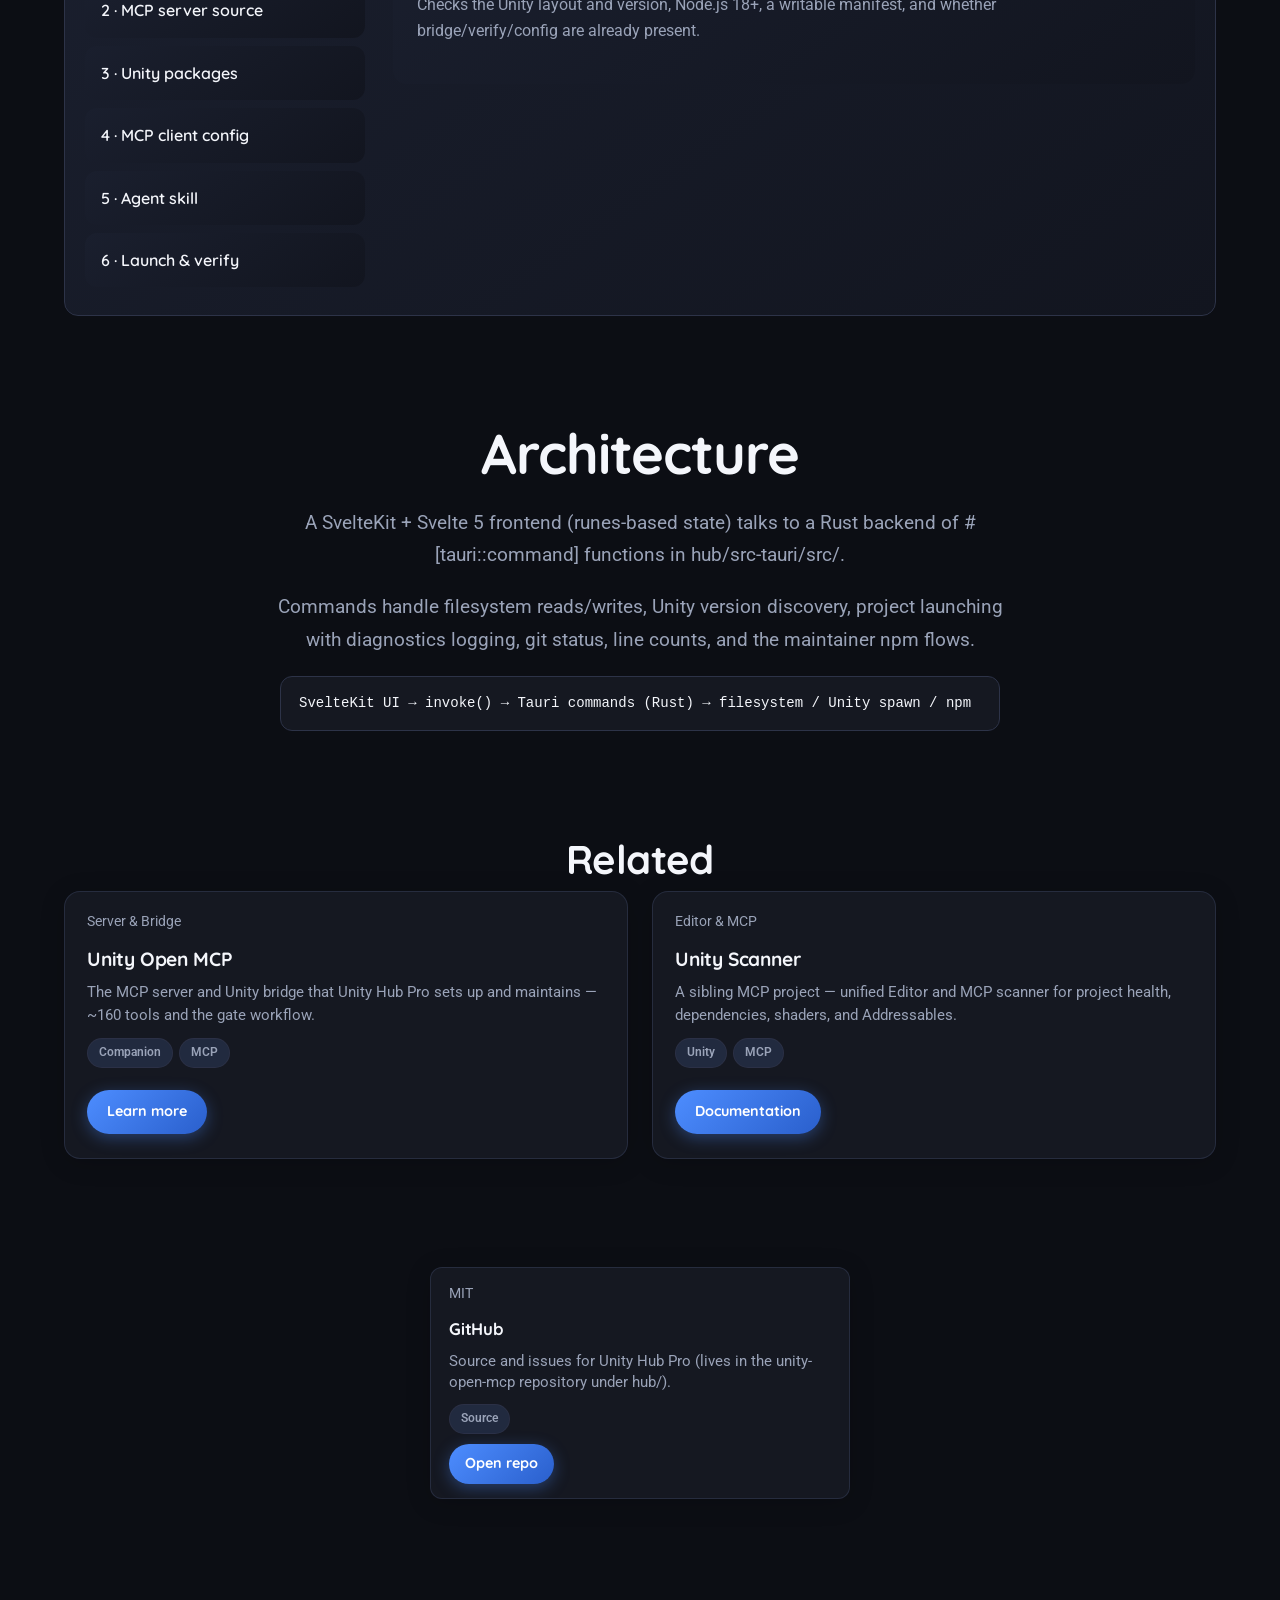
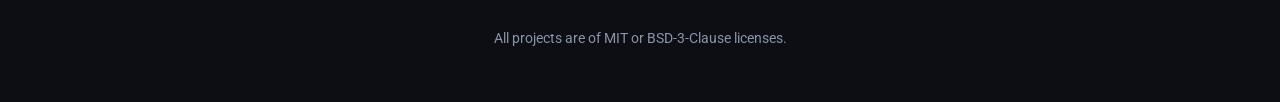
<file: unity-hub-pro/index.html>
<!DOCTYPE html>
<html lang="en">
<head>
  <meta charset="UTF-8">
  <meta name="viewport" content="width=device-width, initial-scale=1.0">
  <title>Unity Hub Pro</title>
  <link rel="icon" type="image/png" href="../assets/github-logo.png">
  <link rel="preconnect" href="https://fonts.googleapis.com">
  <link rel="preconnect" href="https://fonts.gstatic.com" crossorigin>
  <link href="https://fonts.googleapis.com/css?family=Quicksand:700%7cRoboto:400,400i,700&amp;display=swap" rel="stylesheet">
  <meta name="description" content="Unity Hub Pro — desktop companion for Unity Open MCP: manage Unity projects, run the AI Setup wizard, and handle maintainer workflows from one app.">
  <link rel="canonical" href="https://alexeyperov.github.io/unity-hub-pro/">
  <meta property="og:title" content="Unity Hub Pro">
  <meta property="og:description" content="Unity Hub Pro — desktop companion for Unity Open MCP: manage Unity projects, run the AI Setup wizard, and handle maintainer workflows from one app.">
  <meta property="og:url" content="https://alexeyperov.github.io/unity-hub-pro/">
  <meta property="og:type" content="website">
  
  <meta name="theme-color" content="#4d8dff">
  <meta name="twitter:card" content="summary">
  <meta name="twitter:title" content="Unity Hub Pro">
  <meta name="twitter:description" content="Unity Hub Pro — desktop companion for Unity Open MCP: manage Unity projects, run the AI Setup wizard, and handle maintainer workflows from one app.">
  
  <style>
    :root {
      --font-heading: "Quicksand", sans-serif;
      --font-body: "Roboto", sans-serif;
      --accent: #4d8dff;
      --accent-muted: #2a5fcc;
      --follow-us-gradient: radial-gradient(ellipse 100% 60% at 50% 100%, #1a2240 0%, #0c0e14 70%);
      --footer-gradient: linear-gradient(180deg, #151821 0%, #080a10 100%);
      --intro-gradient: radial-gradient(ellipse 120% 80% at 50% -20%, #1e2840 0%, #0c0e14 72%);
      --line: #2d3348;
      --page-bg: #0c0e14;
      --photos-gradient: linear-gradient(180deg, #151821 0%, #0c0e14 100%);
      --project-grid-gradient: linear-gradient(180deg, #0c0e14 0%, #151821 50%, #0c0e14 100%);
      --social-button-background: linear-gradient(145deg, #1e2230 0%, #151821 100%);
      --social-icon-facebook: #6bb6ff;
      --social-icon-github: #f4f6fb;
      --social-icon-linkedin: #4d8dff;
      --surface: #151821;
      --surface-strong: #1e2230;
      --text-primary: #f4f6fb;
      --text-secondary: #9aa3b8;
      --widget-gradient: linear-gradient(145deg, #1a1f2e 0%, #12151f 100%);
    }
    .scroll-reveal--immediate,
    .scroll-reveal--immediate.scroll-reveal--visible {
      opacity: 1;
      transform: none;
    }

    body.has-bg-effect { position: relative; }
    .page-bg-effect {
      position: fixed;
      inset: 0;
      z-index: 0;
      overflow: hidden;
      pointer-events: none;
    }
    .page-bg-effect__canvas {
      display: block;
      width: 100%;
      height: 100%;
    }

  </style>
  <link rel="stylesheet" href="../styles.css">
</head>
<body class="has-bg-effect has-bg-effect--magic-dust compact-sections">
  
  <div class="page-bg-effect page-bg-effect--magic-dust" aria-hidden="true">
    <canvas class="page-bg-effect__canvas"></canvas>
  </div>
  
  <a class="skip-link" href="#main-content">Skip to main content</a>
  <noscript>
    <style>
      .scroll-reveal,
      .scroll-reveal.scroll-reveal--visible {
        opacity: 1 !important;
        transform: none !important;
      }
    </style>
  </noscript>
  
  <header class="site-header">
    <div class="container">
      <div class="header-inner header-inner--no-brand">
        
        
        <button class="site-nav-toggle" type="button" aria-expanded="false" aria-controls="site-nav" aria-label="Menu">
          <span class="site-nav-toggle__bar" aria-hidden="true"></span>
          <span class="site-nav-toggle__bar" aria-hidden="true"></span>
          <span class="site-nav-toggle__bar" aria-hidden="true"></span>
        </button>
        <nav class="site-nav" id="site-nav" aria-label="Site navigation">
          
          <a class="site-nav__link" href="../">Home</a>
          
          <a class="site-nav__link" href="../unity-open-mcp/">Unity Open MCP</a>
          
          <a class="site-nav__link site-nav__link--active" href="./" aria-current="page">Unity Hub Pro</a>
          
          <a class="site-nav__link" href="../unity-tools/">Unity Tools</a>
          
          <a class="site-nav__link" href="../unity-scanner/">Unity Scanner</a>
          
          <a class="site-nav__link" href="../specops/">SpecOps</a>
          
          <a class="site-nav__link" href="../tools/">Apps / Tools</a>
          
        </nav>
        
      </div>
    </div>
  </header>
  

  <main id="main-content">
    <section class="intro section section-gradient scroll-reveal scroll-reveal--immediate"><div class="container center"><h1 id="intro_title">Unity Hub Pro</h1><p>The desktop companion app for Unity Open MCP — manage Unity projects, run the AI Setup wizard for MCP onboarding, and handle maintainer workflows from one UI.</p><p>Built with Tauri 2 and SvelteKit (Svelte 5), with a Rust command backend. It also does general Unity project management — launching, version discovery, environment variables, and diagnostics.</p><p class="intro__cta-wrap"><a class="intro__cta" href="https://github.com/AlexeyPerov/unity-open-mcp" target="_blank" rel="noopener noreferrer">GitHub</a></p></div></section>

<section class="widget-row section" id="unity-hub-pro-featured" data-widget-type="row"><div class="container widget-row-inner"><section class="catalog-showcase section section-gradient" id="apps" data-widget-type="apps_showcase">
  <div class="container">
    
    <div class="catalog-apps-stack">
      
      <article class="offer-card catalog-app-card scroll-reveal catalog-app-card--title-in-header" style="background: linear-gradient(145deg, #1e2840 0%, #151821 55%, #0c0e14 100%)">
        
        <div class="catalog-app-card__header">
          <h3 class="catalog-app-card__header-title">Unity Hub Pro</h3>
        </div>
        
        <div class="catalog-app-card__icon-row">
          <div class="catalog-app-card__stat catalog-app-card__stat--left">
            <span class="catalog-app-card__stat-line catalog-app-card__stat-line--emphasis">Tauri 2</span>
            <span class="catalog-app-card__stat-line">Rust</span>
          </div>
          <div class="catalog-app-card__icon-wrap">
            <img class="catalog-app-icon" src="../assets/github-logo.png" alt="Unity Hub Pro">
          </div>
          <div class="catalog-app-card__stat catalog-app-card__stat--right">
            <span class="catalog-app-card__stat-line catalog-app-card__stat-line--emphasis">SvelteKit</span>
            <span class="catalog-app-card__stat-line">Svelte 5</span>
          </div>
        </div>
        <div class="catalog-app-card__body">
          
          <div class="catalog-app-card__columns">
            <p class="catalog-app-card__col">Desktop companion for Unity Open MCP — project management, the AI Setup wizard, and maintainer workflows.</p>
            <p class="catalog-app-card__col">First-run Unity Hub seed import, per-project launch options, diagnostics logging, and a build/test/publish panel for Open MCP repositories.</p>
          </div>
        </div>
        
        <div class="catalog-carousel" data-catalog-carousel role="region" aria-roledescription="carousel" aria-label="App screenshots">
          <button class="catalog-carousel__arrow catalog-carousel__arrow--prev" type="button" aria-label="Previous screenshot">‹</button>
          <div class="catalog-carousel__viewport">
            <div class="catalog-carousel__track">
              
              <div class="catalog-carousel__slide">
                <img class="catalog-carousel__img" src="../assets/uhp-projects.png" alt="Unity Hub Pro screenshot 1" loading="lazy" decoding="async">
              </div>
              
              <div class="catalog-carousel__slide">
                <img class="catalog-carousel__img" src="../assets/uhp-install.png" alt="Unity Hub Pro screenshot 2" loading="lazy" decoding="async">
              </div>
              
              <div class="catalog-carousel__slide">
                <img class="catalog-carousel__img" src="../assets/uhp-settings.png" alt="Unity Hub Pro screenshot 3" loading="lazy" decoding="async">
              </div>
              
              <div class="catalog-carousel__slide">
                <img class="catalog-carousel__img" src="../assets/uhp-tools.png" alt="Unity Hub Pro screenshot 4" loading="lazy" decoding="async">
              </div>
              
            </div>
          </div>
          <button class="catalog-carousel__arrow catalog-carousel__arrow--next" type="button" aria-label="Next screenshot">›</button>
        </div>
        
        
        <div class="catalog-app-card__stores">
          
          <a class="catalog-store-btn catalog-store-btn--custom" href="https://github.com/AlexeyPerov/unity-open-mcp" target="_blank" rel="noopener noreferrer" aria-label="Unity Hub Pro on GitHub">
            <img class="catalog-store-btn__icon" src="../assets/github-logo.png" alt="" decoding="async">
          </a>
          
        </div>
        
        
      </article>
      
    </div>
  </div>
</section></div></section>

<section class="offers section section-gradient scroll-reveal" id="offers"><div class="container"><h2 id="offers_title" class="center">Features</h2><div class="offers-grid"><article class="offer-card"><h3>Unity Hub seed import</h3><p>On first launch, reads the local Unity Hub project registry and imports all projects — a one-time seed that never overwrites your later edits.</p></article><article class="offer-card"><h3>AI Setup wizard</h3><p>A six-step wizard that detects the project, installs bridge/verify packages, writes the MCP client config, and verifies health.</p></article><article class="offer-card"><h3>Per-project launch &amp; env vars</h3><p>Launch Unity with per-project arguments, platform intent, and KEY=value environment variables — with collision detection and a confirmation modal.</p></article><article class="offer-card"><h3>Diagnostics &amp; launch logging</h3><p>Every launch writes a JSON-Lines record with a typed outcome; size-based rotation and a Status drawer that auto-expands on failure.</p></article><article class="offer-card"><h3>Unity Versions tab</h3><p>Discover installed Unity versions alongside an All releases view of recent LTS/TECH/BETA/ALPHA streams, with cached refresh.</p></article><article class="offer-card"><h3>Maintainer panel</h3><p>For Open MCP repositories: build, test, version bump, publish dry-run, and publish — with npm cwd pinned to mcp-server/.</p></article></div></div></section>

<section class="reference-panel-section section section-gradient scroll-reveal scroll-reveal--immediate" id="core-concepts" data-widget-type="reference_panel">
  <div class="container">
    <h2 class="center">Core concepts</h2>
    <p class="reference-panel-section__intro center">How Unity Hub Pro stores state, stays safe, and integrates with the shell. Behaviors documented as reference entries with config paths and CLI syntax.</p>
    <div class="reference-panel" data-reference-panel aria-label="Core concepts"><label class="reference-panel__select-wrap"><span class="visually-hidden">Core concepts</span><select class="reference-panel__select" aria-label="Core concepts"><option value="core-concepts-0" selected>Config directory</option><option value="core-concepts-1">Atomic writes &amp; recovery</option><option value="core-concepts-2">Launch logging</option><option value="core-concepts-3">Typed launch errors</option><option value="core-concepts-4">Environment variables</option><option value="core-concepts-5">CLI mode</option></select></label><div class="split-widget"><div class="split-widget__layout"><nav class="split-widget__nav" aria-label="Core concepts"><ul class="split-widget__list"><li><button type="button" class="split-widget__tab is-active" data-target="core-concepts-0" role="tab" aria-selected="true">Config directory</button></li><li><button type="button" class="split-widget__tab" data-target="core-concepts-1" role="tab" aria-selected="false">Atomic writes &amp; recovery</button></li><li><button type="button" class="split-widget__tab" data-target="core-concepts-2" role="tab" aria-selected="false">Launch logging</button></li><li><button type="button" class="split-widget__tab" data-target="core-concepts-3" role="tab" aria-selected="false">Typed launch errors</button></li><li><button type="button" class="split-widget__tab" data-target="core-concepts-4" role="tab" aria-selected="false">Environment variables</button></li><li><button type="button" class="split-widget__tab" data-target="core-concepts-5" role="tab" aria-selected="false">CLI mode</button></li></ul></nav><div class="split-widget__panels"><div id="core-concepts-0" class="split-widget__panel is-active" role="tabpanel"><div class="reference-panel__detail"><h3 class="reference-panel__method">~/.config/unity-hub-pro/</h3><p class="reference-panel__signature">macOS/Linux: ~/.config/unity-hub-pro/ · Windows: %APPDATA%\unity-hub-pro\</p><p class="reference-panel__description">All Hub state lives in a platform-specific config dir as two JSON files: settings.json (preferences) and projects.json (project inventory).</p></div></div><div id="core-concepts-1" class="split-widget__panel" role="tabpanel"><div class="reference-panel__detail"><h3 class="reference-panel__method">save_settings / save_projects</h3><p class="reference-panel__description">Config writes go through a temp-file + rename and recover automatically from corruption — a truncated file is restored from safe defaults and backed up as .json.corrupt.</p></div></div><div id="core-concepts-2" class="split-widget__panel" role="tabpanel"><div class="reference-panel__detail"><h3 class="reference-panel__method">logs/launches.log</h3><p class="reference-panel__signature">Record fields: timestamp, projectId, unityVersion, pid, launchArgs, buildTarget, outcome</p><p class="reference-panel__description">Per-launch JSON-Lines on a dedicated OS thread (never blocks Unity spawn), with size-based rotation at a 5 MB cap and a get_launch_log_tail command (clamped to last 2000 lines).</p></div></div><div id="core-concepts-3" class="split-widget__panel" role="tabpanel"><div class="reference-panel__detail"><h3 class="reference-panel__method">LaunchError codes</h3><p class="reference-panel__description">Failure outcomes carry typed codes for actionable UX: projectNotFound, pathInvalid, versionMissing, installNotFound, launchFailed — plus a Reveal crash logs quick-action.</p></div></div><div id="core-concepts-4" class="split-widget__panel" role="tabpanel"><div class="reference-panel__detail"><h3 class="reference-panel__method">env_var_collisions</h3><p class="reference-panel__description">Per-project KEY=value pairs merged into the spawned Unity env (child overrides parent). Collision lookup is non-mutating (no Unity spawn) and feeds a confirmation modal.</p></div></div><div id="core-concepts-5" class="split-widget__panel" role="tabpanel"><div class="reference-panel__detail"><h3 class="reference-panel__method">unity-hub-pro -projectPath &lt;path&gt;</h3><p class="reference-panel__signature">Exit 0 = spawned · Exit 1 = path/version/spawn error</p><p class="reference-panel__description">Launch Unity from the terminal; if -projectPath is present, the Hub resolves the install and spawns the editor without opening the window.</p><pre class="reference-panel__code code-block"><code>unity-hub-pro -projectPath &quot;$PWD&quot;</code></pre></div></div></div></div></div></div>
  </div>
</section>


<section class="reference-panel-section section section-gradient scroll-reveal scroll-reveal--immediate" id="wizard-steps" data-widget-type="reference_panel">
  <div class="container">
    <h2 class="center">AI Setup wizard</h2>
    <p class="reference-panel-section__intro center">Six steps that take a Unity project from unconfigured to a verified MCP setup. A Clear AI Setup button removes all wizard artifacts (with .bak backups).</p>
    <div class="reference-panel" data-reference-panel aria-label="AI Setup wizard"><label class="reference-panel__select-wrap"><span class="visually-hidden">AI Setup wizard</span><select class="reference-panel__select" aria-label="AI Setup wizard"><option value="wizard-steps-0" selected>1 · Project detection</option><option value="wizard-steps-1">2 · MCP server source</option><option value="wizard-steps-2">3 · Unity packages</option><option value="wizard-steps-3">4 · MCP client config</option><option value="wizard-steps-4">5 · Agent skill</option><option value="wizard-steps-5">6 · Launch &amp; verify</option></select></label><div class="split-widget"><div class="split-widget__layout"><nav class="split-widget__nav" aria-label="AI Setup wizard"><ul class="split-widget__list"><li><button type="button" class="split-widget__tab is-active" data-target="wizard-steps-0" role="tab" aria-selected="true">1 · Project detection</button></li><li><button type="button" class="split-widget__tab" data-target="wizard-steps-1" role="tab" aria-selected="false">2 · MCP server source</button></li><li><button type="button" class="split-widget__tab" data-target="wizard-steps-2" role="tab" aria-selected="false">3 · Unity packages</button></li><li><button type="button" class="split-widget__tab" data-target="wizard-steps-3" role="tab" aria-selected="false">4 · MCP client config</button></li><li><button type="button" class="split-widget__tab" data-target="wizard-steps-4" role="tab" aria-selected="false">5 · Agent skill</button></li><li><button type="button" class="split-widget__tab" data-target="wizard-steps-5" role="tab" aria-selected="false">6 · Launch &amp; verify</button></li></ul></nav><div class="split-widget__panels"><div id="wizard-steps-0" class="split-widget__panel is-active" role="tabpanel"><div class="reference-panel__detail"><h3 class="reference-panel__method">Step 1</h3><p class="reference-panel__description">Checks the Unity layout and version, Node.js 18+, a writable manifest, and whether bridge/verify/config are already present.</p></div></div><div id="wizard-steps-1" class="split-widget__panel" role="tabpanel"><div class="reference-panel__detail"><h3 class="reference-panel__method">Step 2</h3><p class="reference-panel__description">Choose how the MCP server runs — npx default, an optional global install, or a local checkout pointed at mcp-server/dist.</p></div></div><div id="wizard-steps-2" class="split-widget__panel" role="tabpanel"><div class="reference-panel__detail"><h3 class="reference-panel__method">Step 3</h3><p class="reference-panel__description">Install or upgrade the bridge and verify packages (and optional domain dependencies), with a manifest diff to review before applying.</p></div></div><div id="wizard-steps-3" class="split-widget__panel" role="tabpanel"><div class="reference-panel__detail"><h3 class="reference-panel__method">Step 4</h3><p class="reference-panel__description">Writes the MCP client config for Cursor, Claude Desktop, OpenCode, or ZCode — each with its own JSON shape and (for ZCode) skills under .agents/skills/.</p></div></div><div id="wizard-steps-4" class="split-widget__panel" role="tabpanel"><div class="reference-panel__detail"><h3 class="reference-panel__method">Step 5</h3><p class="reference-panel__description">Optionally copy a SKILL.md playbook so the assistant knows the available Unity tools and the gate workflow.</p></div></div><div id="wizard-steps-5" class="split-widget__panel" role="tabpanel"><div class="reference-panel__detail"><h3 class="reference-panel__method">Step 6</h3><p class="reference-panel__description">Launch Unity, wait for compile, and run health checks (bridge ping + tool inventory) to confirm the setup is live.</p></div></div></div></div></div></div>
  </div>
</section>

<section class="intro section section-gradient scroll-reveal scroll-reveal--immediate" id="architecture"><div class="container center"><h1 id="intro_title">Architecture</h1><p>A SvelteKit &#43; Svelte 5 frontend (runes-based state) talks to a Rust backend of #[tauri::command] functions in hub/src-tauri/src/.</p><p>Commands handle filesystem reads/writes, Unity version discovery, project launching with diagnostics logging, git status, line counts, and the maintainer npm flows.</p><pre class="intro__pre code-block">SvelteKit UI → invoke() → Tauri commands (Rust) → filesystem / Unity spawn / npm</pre></div></section>

<section class="project-grid section section-gradient scroll-reveal scroll-reveal--immediate" id="related" data-widget-type="project_grid">
  <div class="container">
    <h2 class="center">Related</h2>
    
    <div class="project-grid__grid">
      
      <article class="project-card scroll-reveal project-card--no-media">
        
        <div class="project-card__body">
          <p class="project-card__meta-line">Server &amp; Bridge</p>
          
          <h3 class="project-card__title">Unity Open MCP</h3>
          <p class="project-card__desc">The MCP server and Unity bridge that Unity Hub Pro sets up and maintains — ~160 tools and the gate workflow.</p>
          <ul class="project-card__tags"><li>Companion</li><li>MCP</li></ul>
          <p class="project-card__cta-wrap"><a class="project-card__cta" href="../unity-open-mcp/">Learn more</a></p>
        </div>
      </article>
      
      <article class="project-card scroll-reveal project-card--no-media">
        
        <div class="project-card__body">
          <p class="project-card__meta-line">Editor &amp; MCP</p>
          
          <h3 class="project-card__title">Unity Scanner</h3>
          <p class="project-card__desc">A sibling MCP project — unified Editor and MCP scanner for project health, dependencies, shaders, and Addressables.</p>
          <ul class="project-card__tags"><li>Unity</li><li>MCP</li></ul>
          <p class="project-card__cta-wrap"><a class="project-card__cta" href="../unity-scanner/">Documentation</a></p>
        </div>
      </article>
      
    </div>
  </div>
</section>


<section class="project-grid section section-gradient scroll-reveal scroll-reveal--immediate" id="links" data-widget-type="project_grid">
  <div class="container">
    
    
    <div class="project-grid__grid">
      
      <article class="project-card scroll-reveal project-card--no-media">
        
        <div class="project-card__body">
          <p class="project-card__meta-line">MIT</p>
          
          <h3 class="project-card__title">GitHub</h3>
          <p class="project-card__desc">Source and issues for Unity Hub Pro (lives in the unity-open-mcp repository under hub/).</p>
          <ul class="project-card__tags"><li>Source</li></ul>
          <p class="project-card__cta-wrap"><a class="project-card__cta" href="https://github.com/AlexeyPerov/unity-open-mcp" target="_blank" rel="noopener noreferrer">Open repo</a></p>
        </div>
      </article>
      
    </div>
  </div>
</section>

  </main>

  <footer class="footer section section-gradient" id="footer"><div class="container"><p class="footer-copyright">All projects are of MIT or BSD-3-Clause licenses.</p></div></footer>
  <script type="application/json" id="site-widgets-config">{"scroll_reveal":{"respect_reduced_motion":true,"root_margin":"0px 0px -5% 0px","threshold":0.12},"carousel":{"swipe_threshold_px":30,"keyboard_navigation":true},"split_widget":{"keyboard_navigation":false}}</script>
  <script src="../scroll-reveal.js" defer></script>
  <script src="../catalog-carousel.js" defer></script>
  <script src="../reference-panel.js" defer></script>
  
  <script src="../background-effects.js" defer></script>
  <script src="../nav.js" defer></script>
</body>
</html>
</file>
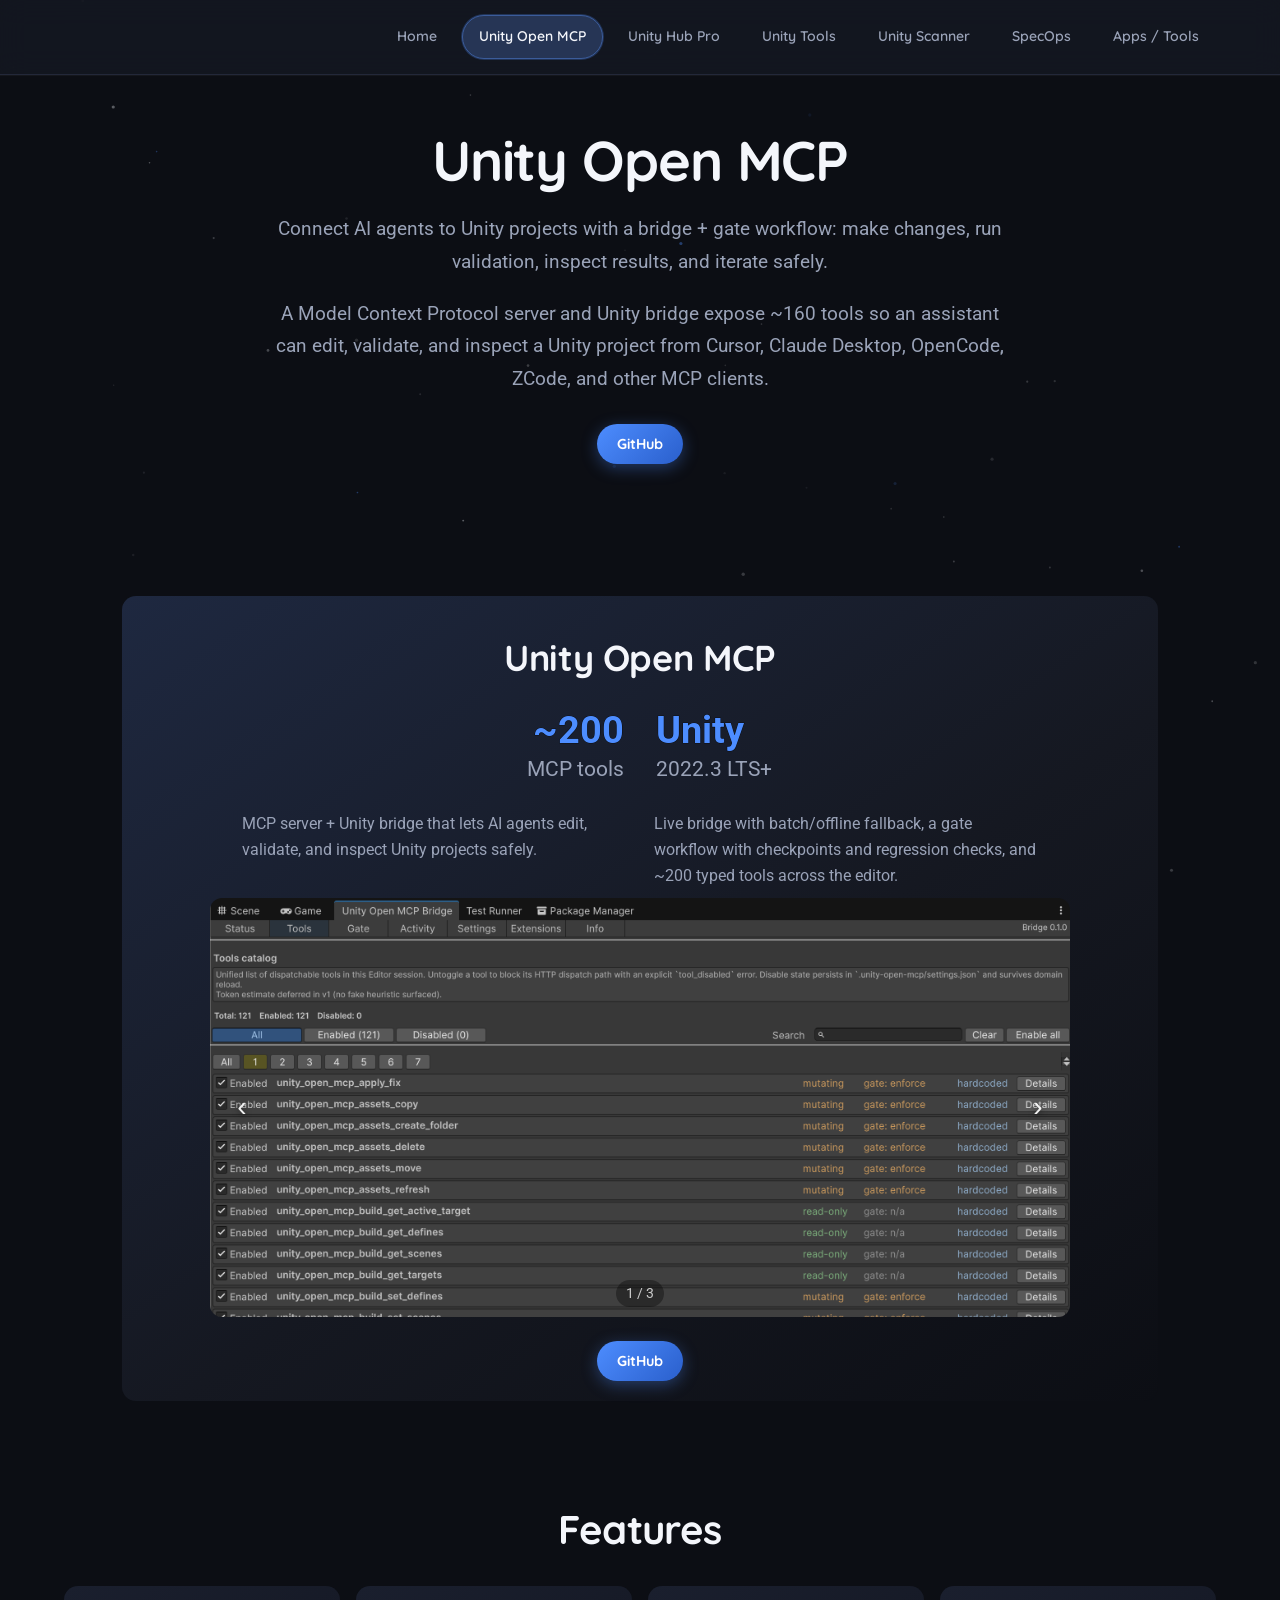
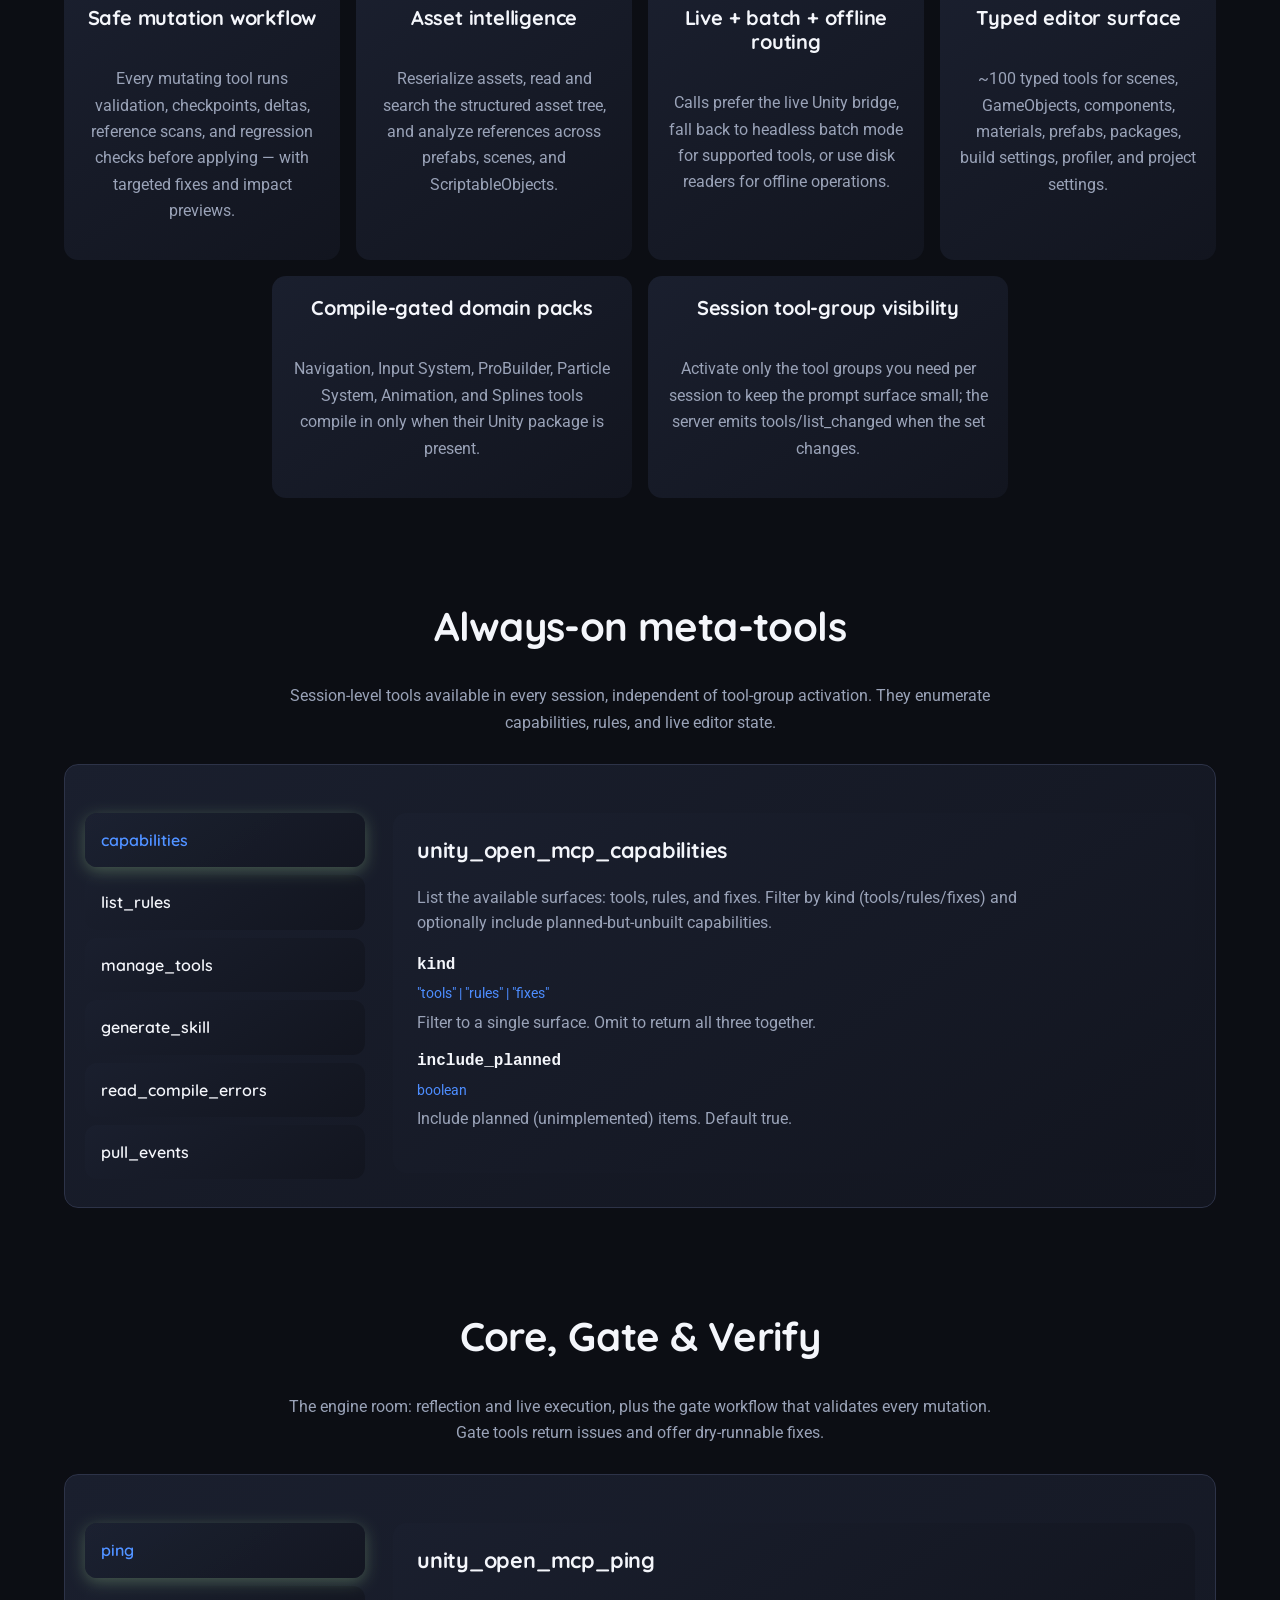
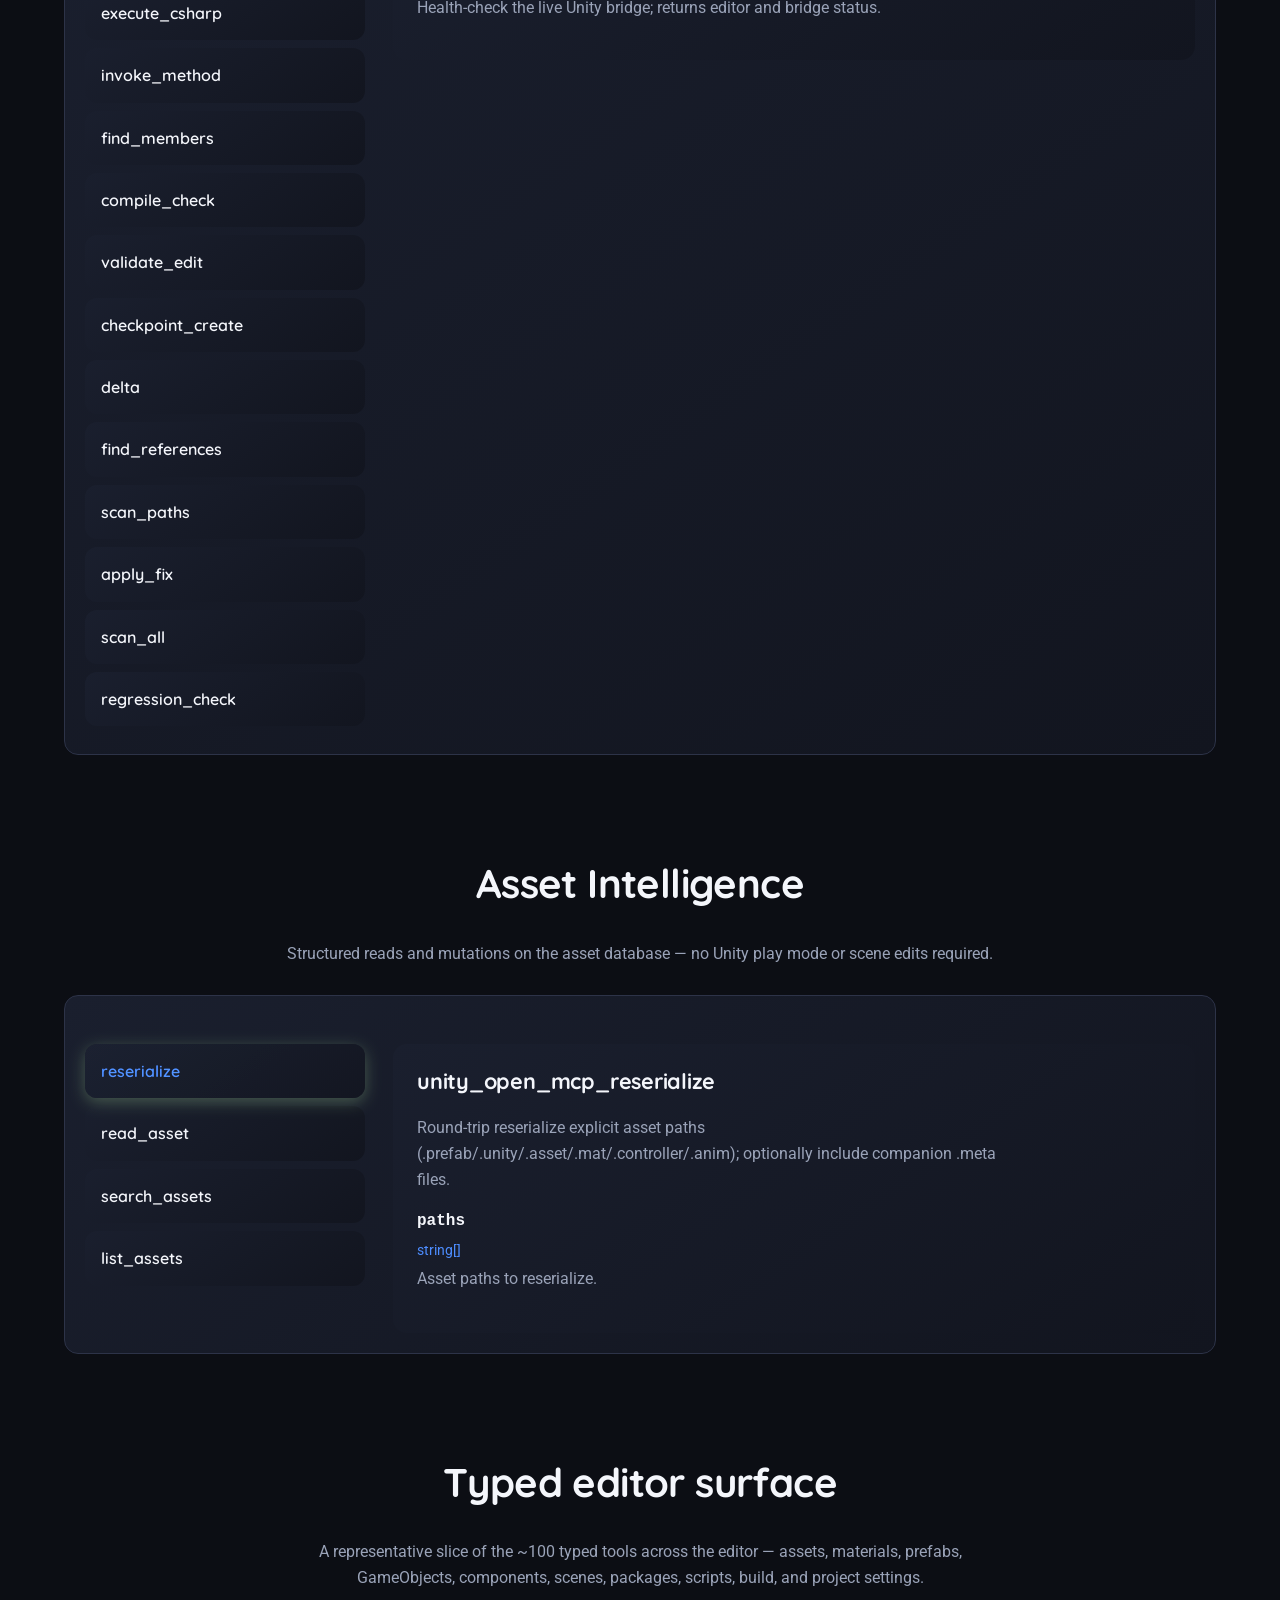
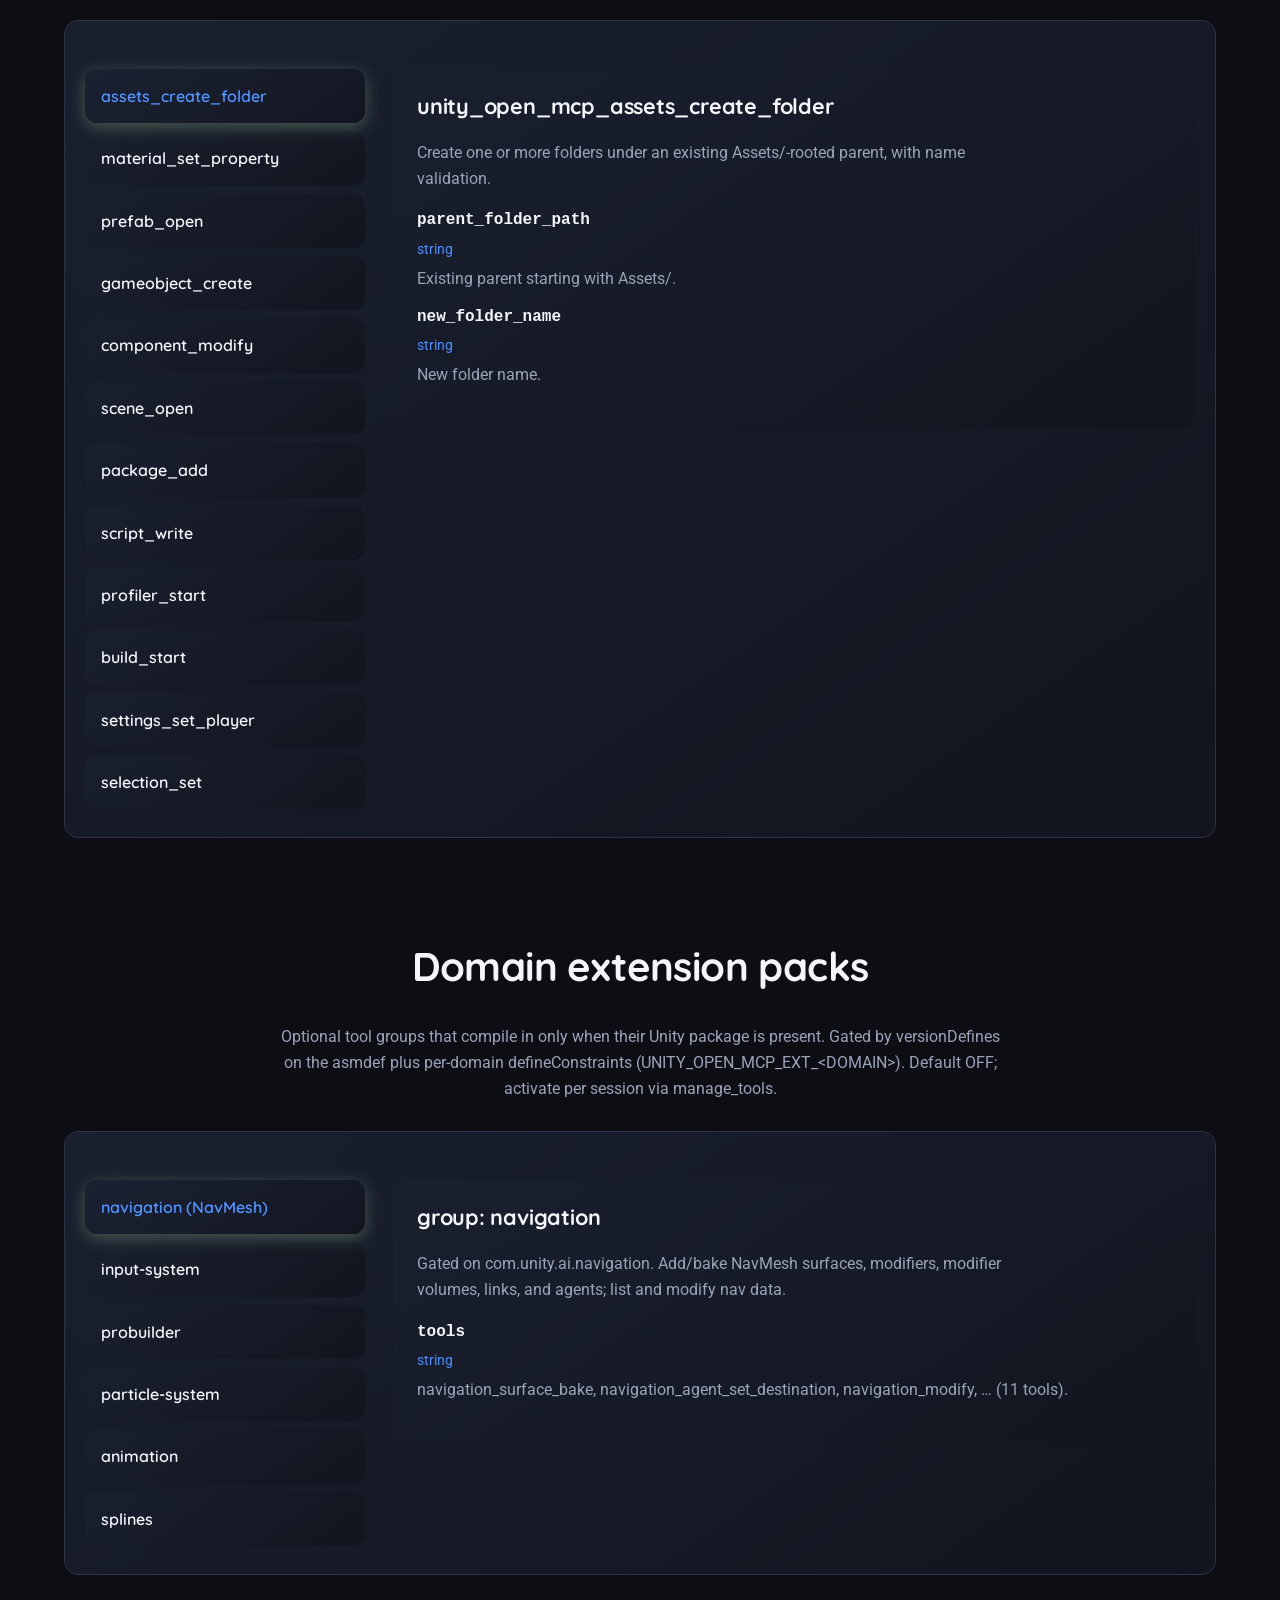
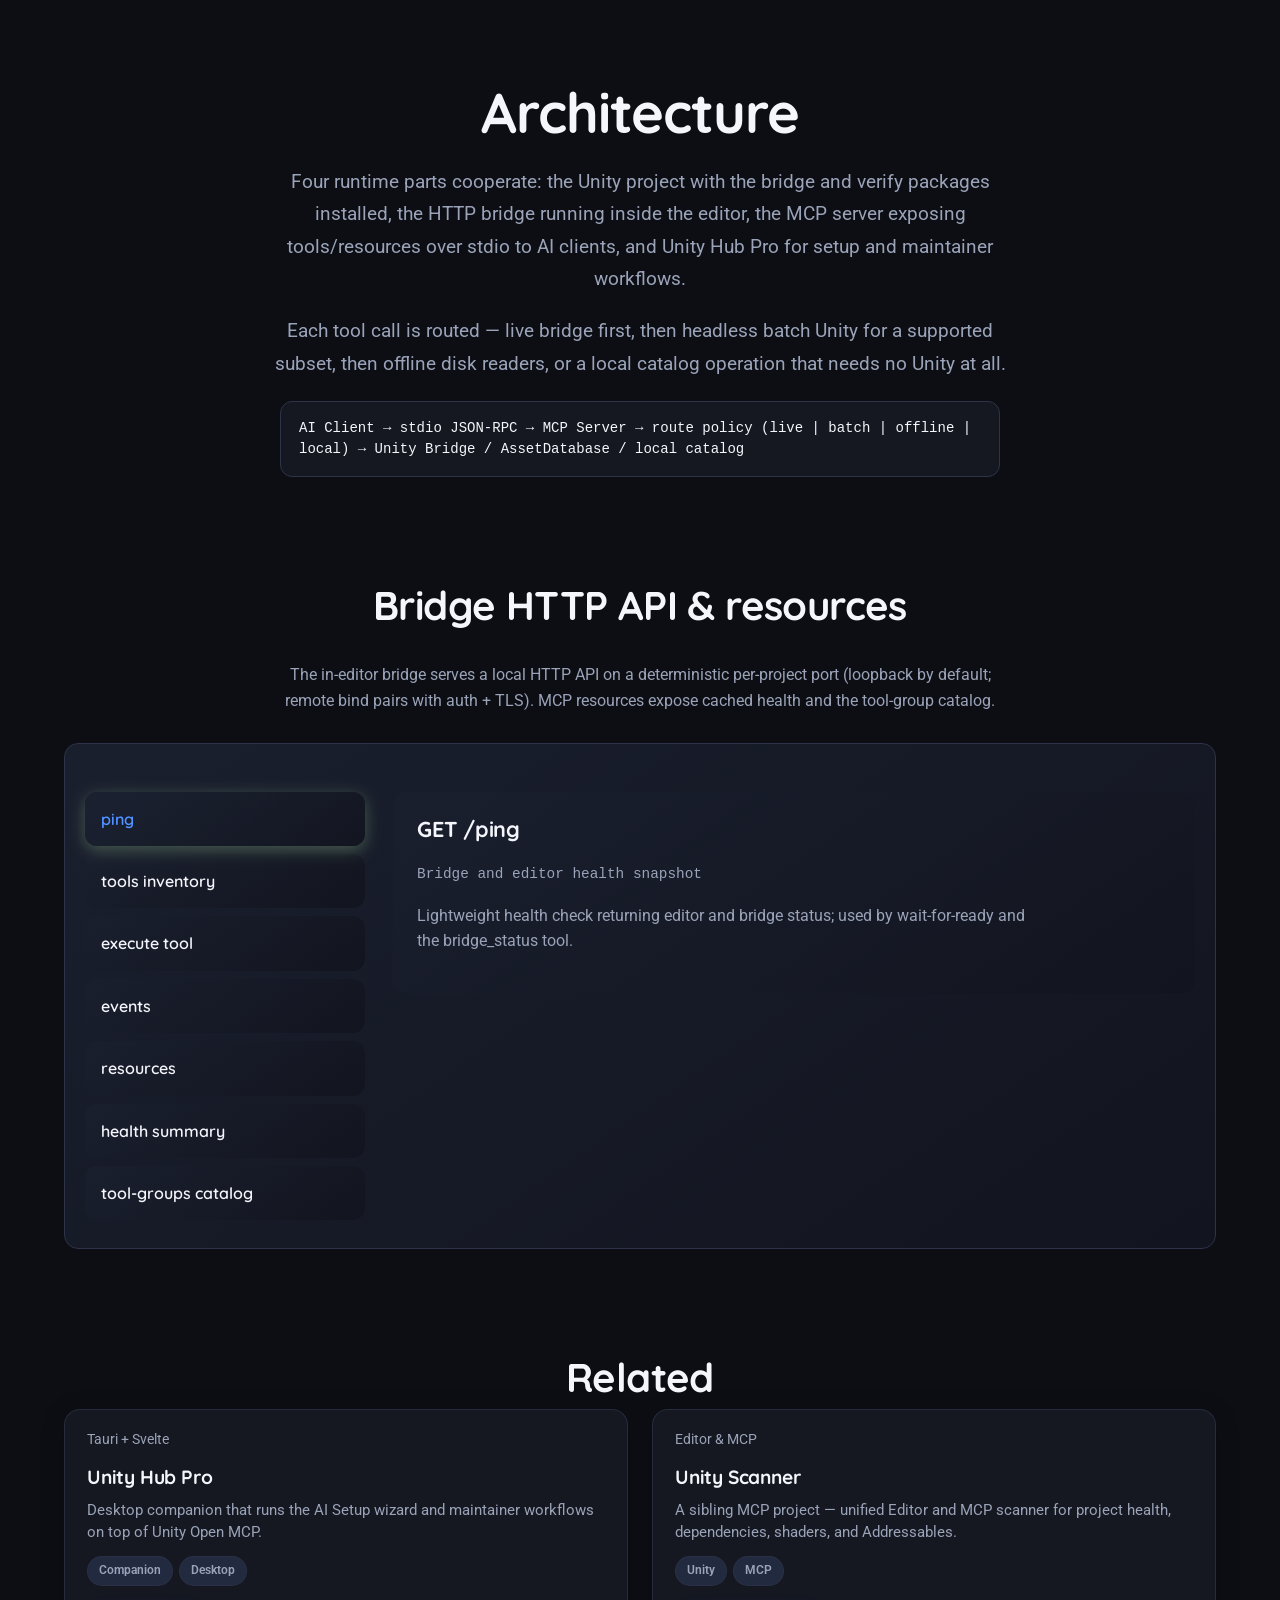
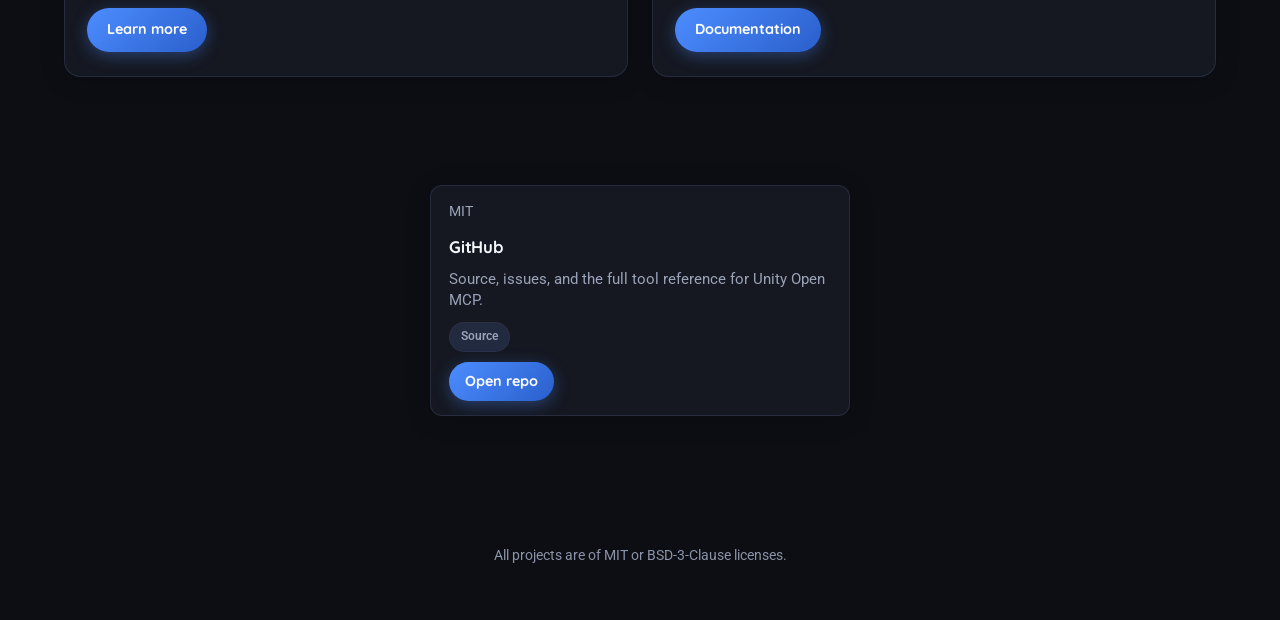
<file: unity-open-mcp/index.html>
<!DOCTYPE html>
<html lang="en">
<head>
  <meta charset="UTF-8">
  <meta name="viewport" content="width=device-width, initial-scale=1.0">
  <title>Unity Open MCP</title>
  <link rel="icon" type="image/png" href="../assets/github-logo.png">
  <link rel="preconnect" href="https://fonts.googleapis.com">
  <link rel="preconnect" href="https://fonts.gstatic.com" crossorigin>
  <link href="https://fonts.googleapis.com/css?family=Quicksand:700%7cRoboto:400,400i,700&amp;display=swap" rel="stylesheet">
  <meta name="description" content="Unity Open MCP — connect AI agents to Unity projects with a bridge &#43; gate workflow: make changes, run validation, inspect results, and iterate safely.">
  <link rel="canonical" href="https://alexeyperov.github.io/unity-open-mcp/">
  <meta property="og:title" content="Unity Open MCP">
  <meta property="og:description" content="Unity Open MCP — connect AI agents to Unity projects with a bridge &#43; gate workflow: make changes, run validation, inspect results, and iterate safely.">
  <meta property="og:url" content="https://alexeyperov.github.io/unity-open-mcp/">
  <meta property="og:type" content="website">
  
  <meta name="theme-color" content="#4d8dff">
  <meta name="twitter:card" content="summary">
  <meta name="twitter:title" content="Unity Open MCP">
  <meta name="twitter:description" content="Unity Open MCP — connect AI agents to Unity projects with a bridge &#43; gate workflow: make changes, run validation, inspect results, and iterate safely.">
  
  <style>
    :root {
      --font-heading: "Quicksand", sans-serif;
      --font-body: "Roboto", sans-serif;
      --accent: #4d8dff;
      --accent-muted: #2a5fcc;
      --follow-us-gradient: radial-gradient(ellipse 100% 60% at 50% 100%, #1a2240 0%, #0c0e14 70%);
      --footer-gradient: linear-gradient(180deg, #151821 0%, #080a10 100%);
      --intro-gradient: radial-gradient(ellipse 120% 80% at 50% -20%, #1e2840 0%, #0c0e14 72%);
      --line: #2d3348;
      --page-bg: #0c0e14;
      --photos-gradient: linear-gradient(180deg, #151821 0%, #0c0e14 100%);
      --project-grid-gradient: linear-gradient(180deg, #0c0e14 0%, #151821 50%, #0c0e14 100%);
      --social-button-background: linear-gradient(145deg, #1e2230 0%, #151821 100%);
      --social-icon-facebook: #6bb6ff;
      --social-icon-github: #f4f6fb;
      --social-icon-linkedin: #4d8dff;
      --surface: #151821;
      --surface-strong: #1e2230;
      --text-primary: #f4f6fb;
      --text-secondary: #9aa3b8;
      --widget-gradient: linear-gradient(145deg, #1a1f2e 0%, #12151f 100%);
    }
    .scroll-reveal--immediate,
    .scroll-reveal--immediate.scroll-reveal--visible {
      opacity: 1;
      transform: none;
    }

    body.has-bg-effect { position: relative; }
    .page-bg-effect {
      position: fixed;
      inset: 0;
      z-index: 0;
      overflow: hidden;
      pointer-events: none;
    }
    .page-bg-effect__canvas {
      display: block;
      width: 100%;
      height: 100%;
    }

  </style>
  <link rel="stylesheet" href="../styles.css">
</head>
<body class="has-bg-effect has-bg-effect--magic-dust compact-sections">
  
  <div class="page-bg-effect page-bg-effect--magic-dust" aria-hidden="true">
    <canvas class="page-bg-effect__canvas"></canvas>
  </div>
  
  <a class="skip-link" href="#main-content">Skip to main content</a>
  <noscript>
    <style>
      .scroll-reveal,
      .scroll-reveal.scroll-reveal--visible {
        opacity: 1 !important;
        transform: none !important;
      }
    </style>
  </noscript>
  
  <header class="site-header">
    <div class="container">
      <div class="header-inner header-inner--no-brand">
        
        
        <button class="site-nav-toggle" type="button" aria-expanded="false" aria-controls="site-nav" aria-label="Menu">
          <span class="site-nav-toggle__bar" aria-hidden="true"></span>
          <span class="site-nav-toggle__bar" aria-hidden="true"></span>
          <span class="site-nav-toggle__bar" aria-hidden="true"></span>
        </button>
        <nav class="site-nav" id="site-nav" aria-label="Site navigation">
          
          <a class="site-nav__link" href="../">Home</a>
          
          <a class="site-nav__link site-nav__link--active" href="./" aria-current="page">Unity Open MCP</a>
          
          <a class="site-nav__link" href="../unity-hub-pro/">Unity Hub Pro</a>
          
          <a class="site-nav__link" href="../unity-tools/">Unity Tools</a>
          
          <a class="site-nav__link" href="../unity-scanner/">Unity Scanner</a>
          
          <a class="site-nav__link" href="../specops/">SpecOps</a>
          
          <a class="site-nav__link" href="../tools/">Apps / Tools</a>
          
        </nav>
        
      </div>
    </div>
  </header>
  

  <main id="main-content">
    <section class="intro section section-gradient scroll-reveal scroll-reveal--immediate"><div class="container center"><h1 id="intro_title">Unity Open MCP</h1><p>Connect AI agents to Unity projects with a bridge &#43; gate workflow: make changes, run validation, inspect results, and iterate safely.</p><p>A Model Context Protocol server and Unity bridge expose ~160 tools so an assistant can edit, validate, and inspect a Unity project from Cursor, Claude Desktop, OpenCode, ZCode, and other MCP clients.</p><p class="intro__cta-wrap"><a class="intro__cta" href="https://github.com/AlexeyPerov/unity-open-mcp" target="_blank" rel="noopener noreferrer">GitHub</a></p></div></section>

<section class="widget-row section" id="unity-open-mcp-featured" data-widget-type="row"><div class="container widget-row-inner"><section class="catalog-showcase section section-gradient" id="apps" data-widget-type="apps_showcase">
  <div class="container">
    
    <div class="catalog-apps-stack">
      
      <article class="offer-card catalog-app-card scroll-reveal catalog-app-card--title-in-header" style="background: linear-gradient(145deg, #1e2840 0%, #151821 55%, #0c0e14 100%)">
        
        <div class="catalog-app-card__header">
          <h3 class="catalog-app-card__header-title">Unity Open MCP</h3>
        </div>
        
        <div class="catalog-app-card__icon-row">
          <div class="catalog-app-card__stat catalog-app-card__stat--left">
            <span class="catalog-app-card__stat-line catalog-app-card__stat-line--emphasis">~200</span>
            <span class="catalog-app-card__stat-line">MCP tools</span>
          </div>
          <div class="catalog-app-card__icon-wrap">
            <img class="catalog-app-icon" src="../assets/github-logo.png" alt="Unity Open MCP">
          </div>
          <div class="catalog-app-card__stat catalog-app-card__stat--right">
            <span class="catalog-app-card__stat-line catalog-app-card__stat-line--emphasis">Unity</span>
            <span class="catalog-app-card__stat-line">2022.3 LTS&#43;</span>
          </div>
        </div>
        <div class="catalog-app-card__body">
          
          <div class="catalog-app-card__columns">
            <p class="catalog-app-card__col">MCP server &#43; Unity bridge that lets AI agents edit, validate, and inspect Unity projects safely.</p>
            <p class="catalog-app-card__col">Live bridge with batch/offline fallback, a gate workflow with checkpoints and regression checks, and ~200 typed tools across the editor.</p>
          </div>
        </div>
        
        <div class="catalog-carousel" data-catalog-carousel role="region" aria-roledescription="carousel" aria-label="App screenshots">
          <button class="catalog-carousel__arrow catalog-carousel__arrow--prev" type="button" aria-label="Previous screenshot">‹</button>
          <div class="catalog-carousel__viewport">
            <div class="catalog-carousel__track">
              
              <div class="catalog-carousel__slide">
                <img class="catalog-carousel__img" src="../assets/uomcp-bridge-tools.png" alt="Unity Open MCP screenshot 1" loading="lazy" decoding="async">
              </div>
              
              <div class="catalog-carousel__slide">
                <img class="catalog-carousel__img" src="../assets/uomcp-bridge-status.png" alt="Unity Open MCP screenshot 2" loading="lazy" decoding="async">
              </div>
              
              <div class="catalog-carousel__slide">
                <img class="catalog-carousel__img" src="../assets/uomcp-wizard.png" alt="Unity Open MCP screenshot 3" loading="lazy" decoding="async">
              </div>
              
            </div>
          </div>
          <button class="catalog-carousel__arrow catalog-carousel__arrow--next" type="button" aria-label="Next screenshot">›</button>
        </div>
        
        
        <div class="catalog-app-card__stores">
          
          <a class="catalog-store-btn catalog-store-btn--custom" href="https://github.com/AlexeyPerov/unity-open-mcp" target="_blank" rel="noopener noreferrer" aria-label="Unity Open MCP on GitHub">
            <img class="catalog-store-btn__icon" src="../assets/github-logo.png" alt="" decoding="async">
          </a>
          
        </div>
        
        
      </article>
      
    </div>
  </div>
</section></div></section>

<section class="offers section section-gradient scroll-reveal" id="offers"><div class="container"><h2 id="offers_title" class="center">Features</h2><div class="offers-grid"><article class="offer-card"><h3>Safe mutation workflow</h3><p>Every mutating tool runs validation, checkpoints, deltas, reference scans, and regression checks before applying — with targeted fixes and impact previews.</p></article><article class="offer-card"><h3>Asset intelligence</h3><p>Reserialize assets, read and search the structured asset tree, and analyze references across prefabs, scenes, and ScriptableObjects.</p></article><article class="offer-card"><h3>Live &#43; batch &#43; offline routing</h3><p>Calls prefer the live Unity bridge, fall back to headless batch mode for supported tools, or use disk readers for offline operations.</p></article><article class="offer-card"><h3>Typed editor surface</h3><p>~100 typed tools for scenes, GameObjects, components, materials, prefabs, packages, build settings, profiler, and project settings.</p></article><article class="offer-card"><h3>Compile-gated domain packs</h3><p>Navigation, Input System, ProBuilder, Particle System, Animation, and Splines tools compile in only when their Unity package is present.</p></article><article class="offer-card"><h3>Session tool-group visibility</h3><p>Activate only the tool groups you need per session to keep the prompt surface small; the server emits tools/list_changed when the set changes.</p></article></div></div></section>

<section class="reference-panel-section section section-gradient scroll-reveal scroll-reveal--immediate" id="meta-tools" data-widget-type="reference_panel">
  <div class="container">
    <h2 class="center">Always-on meta-tools</h2>
    <p class="reference-panel-section__intro center">Session-level tools available in every session, independent of tool-group activation. They enumerate capabilities, rules, and live editor state.</p>
    <div class="reference-panel" data-reference-panel aria-label="Always-on meta-tools"><label class="reference-panel__select-wrap"><span class="visually-hidden">Always-on meta-tools</span><select class="reference-panel__select" aria-label="Always-on meta-tools"><option value="meta-tools-0" selected>capabilities</option><option value="meta-tools-1">list_rules</option><option value="meta-tools-2">manage_tools</option><option value="meta-tools-3">generate_skill</option><option value="meta-tools-4">read_compile_errors</option><option value="meta-tools-5">pull_events</option></select></label><div class="split-widget"><div class="split-widget__layout"><nav class="split-widget__nav" aria-label="Always-on meta-tools"><ul class="split-widget__list"><li><button type="button" class="split-widget__tab is-active" data-target="meta-tools-0" role="tab" aria-selected="true">capabilities</button></li><li><button type="button" class="split-widget__tab" data-target="meta-tools-1" role="tab" aria-selected="false">list_rules</button></li><li><button type="button" class="split-widget__tab" data-target="meta-tools-2" role="tab" aria-selected="false">manage_tools</button></li><li><button type="button" class="split-widget__tab" data-target="meta-tools-3" role="tab" aria-selected="false">generate_skill</button></li><li><button type="button" class="split-widget__tab" data-target="meta-tools-4" role="tab" aria-selected="false">read_compile_errors</button></li><li><button type="button" class="split-widget__tab" data-target="meta-tools-5" role="tab" aria-selected="false">pull_events</button></li></ul></nav><div class="split-widget__panels"><div id="meta-tools-0" class="split-widget__panel is-active" role="tabpanel"><div class="reference-panel__detail"><h3 class="reference-panel__method">unity_open_mcp_capabilities</h3><p class="reference-panel__description">List the available surfaces: tools, rules, and fixes. Filter by kind (tools/rules/fixes) and optionally include planned-but-unbuilt capabilities.</p><dl class="reference-panel__args"><div class="reference-panel__arg"><dt>kind</dt><dd class="reference-panel__arg-type">&quot;tools&quot; | &quot;rules&quot; | &quot;fixes&quot;</dd><dd class="reference-panel__arg-desc">Filter to a single surface. Omit to return all three together.</dd></div><div class="reference-panel__arg"><dt>include_planned</dt><dd class="reference-panel__arg-type">boolean</dd><dd class="reference-panel__arg-desc">Include planned (unimplemented) items. Default true.</dd></div></dl></div></div><div id="meta-tools-1" class="split-widget__panel" role="tabpanel"><div class="reference-panel__detail"><h3 class="reference-panel__method">unity_open_mcp_list_rules</h3><p class="reference-panel__description">Enumerate validation rules, optionally filtered by asset kind or file extension, omitting planned rules when requested.</p><dl class="reference-panel__args"><div class="reference-panel__arg"><dt>asset_kind</dt><dd class="reference-panel__arg-type">string</dd><dd class="reference-panel__arg-desc">Filter to rules that declare this asset kind (e.g. prefab, scene, material).</dd></div><div class="reference-panel__arg"><dt>extension</dt><dd class="reference-panel__arg-type">string</dd><dd class="reference-panel__arg-desc">Filter by file extension (e.g. .prefab). Case-insensitive.</dd></div></dl></div></div><div id="meta-tools-2" class="split-widget__panel" role="tabpanel"><div class="reference-panel__detail"><h3 class="reference-panel__method">unity_open_mcp_manage_tools</h3><p class="reference-panel__description">Activate or deactivate a tool group for this session (list_groups / activate / deactivate / reset). State is ephemeral and in-memory; resets to core-only on restart.</p><dl class="reference-panel__args"><div class="reference-panel__arg"><dt>action</dt><dd class="reference-panel__arg-type">string</dd><dd class="reference-panel__arg-desc">list_groups | activate | deactivate | reset.</dd></div><div class="reference-panel__arg"><dt>group</dt><dd class="reference-panel__arg-type">string</dd><dd class="reference-panel__arg-desc">Group id (required for activate/deactivate).</dd></div></dl><pre class="reference-panel__code code-block"><code>{ &quot;action&quot;: &quot;activate&quot;, &quot;group&quot;: &quot;navigation&quot; }</code></pre></div></div><div id="meta-tools-3" class="split-widget__panel" role="tabpanel"><div class="reference-panel__detail"><h3 class="reference-panel__method">unity_open_mcp_generate_skill</h3><p class="reference-panel__description">Generate a SKILL.md playbook for the connected client (cursor/claude/opencode/agents), previewing or writing it to disk.</p></div></div><div id="meta-tools-4" class="split-widget__panel" role="tabpanel"><div class="reference-panel__detail"><h3 class="reference-panel__method">unity_open_mcp_read_compile_errors</h3><p class="reference-panel__description">Read the tail of the Unity Editor.log to surface compiler errors and assembly-resolution failures as structured diagnostics.</p></div></div><div id="meta-tools-5" class="split-widget__panel" role="tabpanel"><div class="reference-panel__detail"><h3 class="reference-panel__method">unity_open_mcp_pull_events</h3><p class="reference-panel__description">Drain buffered console and editor-state events (SSE/poll feed) for live UIs and validation suites.</p><dl class="reference-panel__args"><div class="reference-panel__arg"><dt>max_events</dt><dd class="reference-panel__arg-type">integer</dd><dd class="reference-panel__arg-desc">Max events to return per call (1–1000).</dd></div></dl></div></div></div></div></div></div>
  </div>
</section>


<section class="reference-panel-section section section-gradient scroll-reveal scroll-reveal--immediate" id="core-gate-tools" data-widget-type="reference_panel">
  <div class="container">
    <h2 class="center">Core, Gate &amp; Verify</h2>
    <p class="reference-panel-section__intro center">The engine room: reflection and live execution, plus the gate workflow that validates every mutation. Gate tools return issues and offer dry-runnable fixes.</p>
    <div class="reference-panel" data-reference-panel aria-label="Core, Gate &amp; Verify"><label class="reference-panel__select-wrap"><span class="visually-hidden">Core, Gate &amp; Verify</span><select class="reference-panel__select" aria-label="Core, Gate &amp; Verify"><option value="core-gate-tools-0" selected>ping</option><option value="core-gate-tools-1">execute_csharp</option><option value="core-gate-tools-2">invoke_method</option><option value="core-gate-tools-3">find_members</option><option value="core-gate-tools-4">compile_check</option><option value="core-gate-tools-5">validate_edit</option><option value="core-gate-tools-6">checkpoint_create</option><option value="core-gate-tools-7">delta</option><option value="core-gate-tools-8">find_references</option><option value="core-gate-tools-9">scan_paths</option><option value="core-gate-tools-10">apply_fix</option><option value="core-gate-tools-11">scan_all</option><option value="core-gate-tools-12">regression_check</option></select></label><div class="split-widget"><div class="split-widget__layout"><nav class="split-widget__nav" aria-label="Core, Gate &amp; Verify"><ul class="split-widget__list"><li><button type="button" class="split-widget__tab is-active" data-target="core-gate-tools-0" role="tab" aria-selected="true">ping</button></li><li><button type="button" class="split-widget__tab" data-target="core-gate-tools-1" role="tab" aria-selected="false">execute_csharp</button></li><li><button type="button" class="split-widget__tab" data-target="core-gate-tools-2" role="tab" aria-selected="false">invoke_method</button></li><li><button type="button" class="split-widget__tab" data-target="core-gate-tools-3" role="tab" aria-selected="false">find_members</button></li><li><button type="button" class="split-widget__tab" data-target="core-gate-tools-4" role="tab" aria-selected="false">compile_check</button></li><li><button type="button" class="split-widget__tab" data-target="core-gate-tools-5" role="tab" aria-selected="false">validate_edit</button></li><li><button type="button" class="split-widget__tab" data-target="core-gate-tools-6" role="tab" aria-selected="false">checkpoint_create</button></li><li><button type="button" class="split-widget__tab" data-target="core-gate-tools-7" role="tab" aria-selected="false">delta</button></li><li><button type="button" class="split-widget__tab" data-target="core-gate-tools-8" role="tab" aria-selected="false">find_references</button></li><li><button type="button" class="split-widget__tab" data-target="core-gate-tools-9" role="tab" aria-selected="false">scan_paths</button></li><li><button type="button" class="split-widget__tab" data-target="core-gate-tools-10" role="tab" aria-selected="false">apply_fix</button></li><li><button type="button" class="split-widget__tab" data-target="core-gate-tools-11" role="tab" aria-selected="false">scan_all</button></li><li><button type="button" class="split-widget__tab" data-target="core-gate-tools-12" role="tab" aria-selected="false">regression_check</button></li></ul></nav><div class="split-widget__panels"><div id="core-gate-tools-0" class="split-widget__panel is-active" role="tabpanel"><div class="reference-panel__detail"><h3 class="reference-panel__method">unity_open_mcp_ping</h3><p class="reference-panel__description">Health-check the live Unity bridge; returns editor and bridge status.</p></div></div><div id="core-gate-tools-1" class="split-widget__panel" role="tabpanel"><div class="reference-panel__detail"><h3 class="reference-panel__method">unity_open_mcp_execute_csharp</h3><p class="reference-panel__description">Run an arbitrary C# snippet in the editor with injected Refs[] and return the serialized result graph.</p><dl class="reference-panel__args"><div class="reference-panel__arg"><dt>code</dt><dd class="reference-panel__arg-type">string</dd><dd class="reference-panel__arg-desc">C# source. Use return x; to produce output.</dd></div></dl></div></div><div id="core-gate-tools-2" class="split-widget__panel" role="tabpanel"><div class="reference-panel__detail"><h3 class="reference-panel__method">unity_open_mcp_invoke_method</h3><p class="reference-panel__description">Invoke a static or instance method by type and name, with JSON arguments and optional generic type parameters.</p><dl class="reference-panel__args"><div class="reference-panel__arg"><dt>type_name</dt><dd class="reference-panel__arg-type">string</dd><dd class="reference-panel__arg-desc">Fully qualified type name.</dd></div><div class="reference-panel__arg"><dt>method_name</dt><dd class="reference-panel__arg-type">string</dd><dd class="reference-panel__arg-desc">Method name.</dd></div></dl></div></div><div id="core-gate-tools-3" class="split-widget__panel" role="tabpanel"><div class="reference-panel__detail"><h3 class="reference-panel__method">unity_open_mcp_find_members</h3><p class="reference-panel__description">Search loaded assemblies for types/members/properties/methods by substring, with optional signature metadata.</p><dl class="reference-panel__args"><div class="reference-panel__arg"><dt>query</dt><dd class="reference-panel__arg-type">string</dd><dd class="reference-panel__arg-desc">Substring filter on type or member name.</dd></div><div class="reference-panel__arg"><dt>kind</dt><dd class="reference-panel__arg-type">string</dd><dd class="reference-panel__arg-desc">type | method | property | all.</dd></div></dl></div></div><div id="core-gate-tools-4" class="split-widget__panel" role="tabpanel"><div class="reference-panel__detail"><h3 class="reference-panel__method">unity_open_mcp_compile_check</h3><p class="reference-panel__description">Wait for compilation to settle and report whether it succeeded. Route-pinned to batch mode.</p><dl class="reference-panel__args"><div class="reference-panel__arg"><dt>timeout_ms</dt><dd class="reference-panel__arg-type">integer</dd><dd class="reference-panel__arg-desc">Max wait for compilation to settle.</dd></div></dl></div></div><div id="core-gate-tools-5" class="split-widget__panel" role="tabpanel"><div class="reference-panel__detail"><h3 class="reference-panel__method">unity_open_mcp_validate_edit</h3><p class="reference-panel__description">Run verify rules against the given asset paths (auto-selecting categories) and return issues with severities.</p><dl class="reference-panel__args"><div class="reference-panel__arg"><dt>paths</dt><dd class="reference-panel__arg-type">string[]</dd><dd class="reference-panel__arg-desc">Asset paths to validate.</dd></div><div class="reference-panel__arg"><dt>detail</dt><dd class="reference-panel__arg-type">string</dd><dd class="reference-panel__arg-desc">summary | normal | verbose.</dd></div></dl></div></div><div id="core-gate-tools-6" class="split-widget__panel" role="tabpanel"><div class="reference-panel__detail"><h3 class="reference-panel__method">unity_open_mcp_checkpoint_create</h3><p class="reference-panel__description">Snapshot a scope of paths (or whole project) for a later delta comparison.</p><dl class="reference-panel__args"><div class="reference-panel__arg"><dt>paths</dt><dd class="reference-panel__arg-type">string[]</dd><dd class="reference-panel__arg-desc">Scope; empty = whole-project summary.</dd></div><div class="reference-panel__arg"><dt>label</dt><dd class="reference-panel__arg-type">string</dd><dd class="reference-panel__arg-desc">Optional label.</dd></div></dl></div></div><div id="core-gate-tools-7" class="split-widget__panel" role="tabpanel"><div class="reference-panel__detail"><h3 class="reference-panel__method">unity_open_mcp_delta</h3><p class="reference-panel__description">Re-validate the scope of a checkpoint and report what changed since it was created.</p><dl class="reference-panel__args"><div class="reference-panel__arg"><dt>checkpoint_id</dt><dd class="reference-panel__arg-type">string</dd><dd class="reference-panel__arg-desc">Checkpoint id from checkpoint_create.</dd></div></dl></div></div><div id="core-gate-tools-8" class="split-widget__panel" role="tabpanel"><div class="reference-panel__detail"><h3 class="reference-panel__method">unity_open_mcp_find_references</h3><p class="reference-panel__description">Find assets referencing a target by asset path or GUID, grouped by kind/folder, with verbose field locations.</p><dl class="reference-panel__args"><div class="reference-panel__arg"><dt>asset_path</dt><dd class="reference-panel__arg-type">string</dd><dd class="reference-panel__arg-desc">Asset path (or use guid).</dd></div></dl></div></div><div id="core-gate-tools-9" class="split-widget__panel" role="tabpanel"><div class="reference-panel__detail"><h3 class="reference-panel__method">unity_open_mcp_scan_paths</h3><p class="reference-panel__description">Scan specific asset paths with selected verify rules; auto-selects categories from paths when omitted.</p><dl class="reference-panel__args"><div class="reference-panel__arg"><dt>paths</dt><dd class="reference-panel__arg-type">string[]</dd><dd class="reference-panel__arg-desc">Asset paths to scan.</dd></div></dl></div></div><div id="core-gate-tools-10" class="split-widget__panel" role="tabpanel"><div class="reference-panel__detail"><h3 class="reference-panel__method">unity_open_mcp_apply_fix</h3><p class="reference-panel__description">Apply (or dry-run) a fix action for an issue id — e.g. remove_missing_script or relink_broken_guid.</p><dl class="reference-panel__args"><div class="reference-panel__arg"><dt>issue_id</dt><dd class="reference-panel__arg-type">string</dd><dd class="reference-panel__arg-desc">Issue key from validate_edit or scan_paths.</dd></div><div class="reference-panel__arg"><dt>dry_run</dt><dd class="reference-panel__arg-type">boolean</dd><dd class="reference-panel__arg-desc">Preview without applying. Default true.</dd></div></dl></div></div><div id="core-gate-tools-11" class="split-widget__panel" role="tabpanel"><div class="reference-panel__detail"><h3 class="reference-panel__method">unity_open_mcp_scan_all</h3><p class="reference-panel__description">Run every verify rule across the whole project and return a JSON report (optionally written to disk).</p><dl class="reference-panel__args"><div class="reference-panel__arg"><dt>fail_on_severity</dt><dd class="reference-panel__arg-type">string</dd><dd class="reference-panel__arg-desc">error | warn | info | verbose | never.</dd></div></dl></div></div><div id="core-gate-tools-12" class="split-widget__panel" role="tabpanel"><div class="reference-panel__detail"><h3 class="reference-panel__method">unity_open_mcp_regression_check</h3><p class="reference-panel__description">Compare current scan results against a saved baseline and fail when issue counts exceed thresholds.</p><dl class="reference-panel__args"><div class="reference-panel__arg"><dt>baseline_path</dt><dd class="reference-panel__arg-type">string</dd><dd class="reference-panel__arg-desc">Path to a baseline JSON file.</dd></div></dl></div></div></div></div></div></div>
  </div>
</section>


<section class="reference-panel-section section section-gradient scroll-reveal scroll-reveal--immediate" id="asset-intelligence" data-widget-type="reference_panel">
  <div class="container">
    <h2 class="center">Asset Intelligence</h2>
    <p class="reference-panel-section__intro center">Structured reads and mutations on the asset database — no Unity play mode or scene edits required.</p>
    <div class="reference-panel" data-reference-panel aria-label="Asset Intelligence"><label class="reference-panel__select-wrap"><span class="visually-hidden">Asset Intelligence</span><select class="reference-panel__select" aria-label="Asset Intelligence"><option value="asset-intelligence-0" selected>reserialize</option><option value="asset-intelligence-1">read_asset</option><option value="asset-intelligence-2">search_assets</option><option value="asset-intelligence-3">list_assets</option></select></label><div class="split-widget"><div class="split-widget__layout"><nav class="split-widget__nav" aria-label="Asset Intelligence"><ul class="split-widget__list"><li><button type="button" class="split-widget__tab is-active" data-target="asset-intelligence-0" role="tab" aria-selected="true">reserialize</button></li><li><button type="button" class="split-widget__tab" data-target="asset-intelligence-1" role="tab" aria-selected="false">read_asset</button></li><li><button type="button" class="split-widget__tab" data-target="asset-intelligence-2" role="tab" aria-selected="false">search_assets</button></li><li><button type="button" class="split-widget__tab" data-target="asset-intelligence-3" role="tab" aria-selected="false">list_assets</button></li></ul></nav><div class="split-widget__panels"><div id="asset-intelligence-0" class="split-widget__panel is-active" role="tabpanel"><div class="reference-panel__detail"><h3 class="reference-panel__method">unity_open_mcp_reserialize</h3><p class="reference-panel__description">Round-trip reserialize explicit asset paths (.prefab/.unity/.asset/.mat/.controller/.anim); optionally include companion .meta files.</p><dl class="reference-panel__args"><div class="reference-panel__arg"><dt>paths</dt><dd class="reference-panel__arg-type">string[]</dd><dd class="reference-panel__arg-desc">Asset paths to reserialize.</dd></div></dl></div></div><div id="asset-intelligence-1" class="split-widget__panel" role="tabpanel"><div class="reference-panel__detail"><h3 class="reference-panel__method">unity_open_mcp_read_asset</h3><p class="reference-panel__description">Read a text-serialized YAML asset as a folded tree, with summary/normal/verbose detail and component/path drill-downs.</p><dl class="reference-panel__args"><div class="reference-panel__arg"><dt>asset_path</dt><dd class="reference-panel__arg-type">string</dd><dd class="reference-panel__arg-desc">Asset path (.prefab/.unity/.asset/.mat/.controller/.anim).</dd></div></dl></div></div><div id="asset-intelligence-2" class="split-widget__panel" role="tabpanel"><div class="reference-panel__detail"><h3 class="reference-panel__method">unity_open_mcp_search_assets</h3><p class="reference-panel__description">Search YAML assets by name, component, type, or GUID across a folder, returning matched files with optional per-file object listings.</p><dl class="reference-panel__args"><div class="reference-panel__arg"><dt>name</dt><dd class="reference-panel__arg-type">string</dd><dd class="reference-panel__arg-desc">Substring filter on file or GameObject name.</dd></div><div class="reference-panel__arg"><dt>component</dt><dd class="reference-panel__arg-type">string</dd><dd class="reference-panel__arg-desc">Substring filter on component/script name.</dd></div></dl></div></div><div id="asset-intelligence-3" class="split-widget__panel" role="tabpanel"><div class="reference-panel__detail"><h3 class="reference-panel__method">unity_open_mcp_list_assets</h3><p class="reference-panel__description">List assets under a folder, optionally filtered by asset kind, with per-folder sampling to control verbosity.</p><dl class="reference-panel__args"><div class="reference-panel__arg"><dt>folder</dt><dd class="reference-panel__arg-type">string</dd><dd class="reference-panel__arg-desc">Folder to list under (default Assets).</dd></div><div class="reference-panel__arg"><dt>type</dt><dd class="reference-panel__arg-type">string</dd><dd class="reference-panel__arg-desc">Comma-separated asset kinds (e.g. prefab,scene).</dd></div></dl></div></div></div></div></div></div>
  </div>
</section>


<section class="reference-panel-section section section-gradient scroll-reveal scroll-reveal--immediate" id="typed-editor" data-widget-type="reference_panel">
  <div class="container">
    <h2 class="center">Typed editor surface</h2>
    <p class="reference-panel-section__intro center">A representative slice of the ~100 typed tools across the editor — assets, materials, prefabs, GameObjects, components, scenes, packages, scripts, build, and project settings.</p>
    <div class="reference-panel" data-reference-panel aria-label="Typed editor surface"><label class="reference-panel__select-wrap"><span class="visually-hidden">Typed editor surface</span><select class="reference-panel__select" aria-label="Typed editor surface"><option value="typed-editor-0" selected>assets_create_folder</option><option value="typed-editor-1">material_set_property</option><option value="typed-editor-2">prefab_open</option><option value="typed-editor-3">gameobject_create</option><option value="typed-editor-4">component_modify</option><option value="typed-editor-5">scene_open</option><option value="typed-editor-6">package_add</option><option value="typed-editor-7">script_write</option><option value="typed-editor-8">profiler_start</option><option value="typed-editor-9">build_start</option><option value="typed-editor-10">settings_set_player</option><option value="typed-editor-11">selection_set</option></select></label><div class="split-widget"><div class="split-widget__layout"><nav class="split-widget__nav" aria-label="Typed editor surface"><ul class="split-widget__list"><li><button type="button" class="split-widget__tab is-active" data-target="typed-editor-0" role="tab" aria-selected="true">assets_create_folder</button></li><li><button type="button" class="split-widget__tab" data-target="typed-editor-1" role="tab" aria-selected="false">material_set_property</button></li><li><button type="button" class="split-widget__tab" data-target="typed-editor-2" role="tab" aria-selected="false">prefab_open</button></li><li><button type="button" class="split-widget__tab" data-target="typed-editor-3" role="tab" aria-selected="false">gameobject_create</button></li><li><button type="button" class="split-widget__tab" data-target="typed-editor-4" role="tab" aria-selected="false">component_modify</button></li><li><button type="button" class="split-widget__tab" data-target="typed-editor-5" role="tab" aria-selected="false">scene_open</button></li><li><button type="button" class="split-widget__tab" data-target="typed-editor-6" role="tab" aria-selected="false">package_add</button></li><li><button type="button" class="split-widget__tab" data-target="typed-editor-7" role="tab" aria-selected="false">script_write</button></li><li><button type="button" class="split-widget__tab" data-target="typed-editor-8" role="tab" aria-selected="false">profiler_start</button></li><li><button type="button" class="split-widget__tab" data-target="typed-editor-9" role="tab" aria-selected="false">build_start</button></li><li><button type="button" class="split-widget__tab" data-target="typed-editor-10" role="tab" aria-selected="false">settings_set_player</button></li><li><button type="button" class="split-widget__tab" data-target="typed-editor-11" role="tab" aria-selected="false">selection_set</button></li></ul></nav><div class="split-widget__panels"><div id="typed-editor-0" class="split-widget__panel is-active" role="tabpanel"><div class="reference-panel__detail"><h3 class="reference-panel__method">unity_open_mcp_assets_create_folder</h3><p class="reference-panel__description">Create one or more folders under an existing Assets/-rooted parent, with name validation.</p><dl class="reference-panel__args"><div class="reference-panel__arg"><dt>parent_folder_path</dt><dd class="reference-panel__arg-type">string</dd><dd class="reference-panel__arg-desc">Existing parent starting with Assets/.</dd></div><div class="reference-panel__arg"><dt>new_folder_name</dt><dd class="reference-panel__arg-type">string</dd><dd class="reference-panel__arg-desc">New folder name.</dd></div></dl></div></div><div id="typed-editor-1" class="split-widget__panel" role="tabpanel"><div class="reference-panel__detail"><h3 class="reference-panel__method">unity_open_mcp_material_set_property</h3><p class="reference-panel__description">Set a shader property (color/float/int/vector/texture) on a material asset or a renderer&#39;s shared material.</p><dl class="reference-panel__args"><div class="reference-panel__arg"><dt>property</dt><dd class="reference-panel__arg-type">string</dd><dd class="reference-panel__arg-desc">Shader property name.</dd></div><div class="reference-panel__arg"><dt>type</dt><dd class="reference-panel__arg-type">string</dd><dd class="reference-panel__arg-desc">color | float | int | vector | texture.</dd></div><div class="reference-panel__arg"><dt>value</dt><dd class="reference-panel__arg-type">any</dd><dd class="reference-panel__arg-desc">New value; shape depends on type.</dd></div></dl></div></div><div id="typed-editor-2" class="split-widget__panel" role="tabpanel"><div class="reference-panel__detail"><h3 class="reference-panel__method">unity_open_mcp_prefab_open</h3><p class="reference-panel__description">Open a prefab asset in the edit stage for isolated editing.</p><dl class="reference-panel__args"><div class="reference-panel__arg"><dt>prefab_asset_path</dt><dd class="reference-panel__arg-type">string</dd><dd class="reference-panel__arg-desc">Prefab asset path to open.</dd></div></dl></div></div><div id="typed-editor-3" class="split-widget__panel" role="tabpanel"><div class="reference-panel__detail"><h3 class="reference-panel__method">unity_open_mcp_gameobject_create</h3><p class="reference-panel__description">Create a GameObject (optionally a primitive) at a path with transform and parent options.</p><dl class="reference-panel__args"><div class="reference-panel__arg"><dt>name</dt><dd class="reference-panel__arg-type">string</dd><dd class="reference-panel__arg-desc">Name for the new GameObject.</dd></div><div class="reference-panel__arg"><dt>primitive_type</dt><dd class="reference-panel__arg-type">string</dd><dd class="reference-panel__arg-desc">Cube/Sphere/Capsule/Cylinder/Plane/Quad, or omit for empty.</dd></div></dl></div></div><div id="typed-editor-4" class="split-widget__panel" role="tabpanel"><div class="reference-panel__detail"><h3 class="reference-panel__method">unity_open_mcp_component_modify</h3><p class="reference-panel__description">Patch serialized fields on a component (resolved by host path/name/instance_id), including object references and enum-by-name.</p><dl class="reference-panel__args"><div class="reference-panel__arg"><dt>type_name</dt><dd class="reference-panel__arg-type">string</dd><dd class="reference-panel__arg-desc">Component type to modify.</dd></div><div class="reference-panel__arg"><dt>fields</dt><dd class="reference-panel__arg-type">array</dd><dd class="reference-panel__arg-desc">Serialized-property patches [{ path, value }].</dd></div></dl></div></div><div id="typed-editor-5" class="split-widget__panel" role="tabpanel"><div class="reference-panel__detail"><h3 class="reference-panel__method">unity_open_mcp_scene_open</h3><p class="reference-panel__description">Open a scene single or additive, with a scene-dirty guard to avoid losing unsaved changes.</p><dl class="reference-panel__args"><div class="reference-panel__arg"><dt>path</dt><dd class="reference-panel__arg-type">string</dd><dd class="reference-panel__arg-desc">Asset path of the scene (.unity).</dd></div><div class="reference-panel__arg"><dt>mode</dt><dd class="reference-panel__arg-type">string</dd><dd class="reference-panel__arg-desc">single | additive.</dd></div></dl></div></div><div id="typed-editor-6" class="split-widget__panel" role="tabpanel"><div class="reference-panel__detail"><h3 class="reference-panel__method">unity_open_mcp_package_add</h3><p class="reference-panel__description">Add a UPM package by id, version, Git URL, or local path/tarball; gate-validates against Packages/manifest.json.</p><dl class="reference-panel__args"><div class="reference-panel__arg"><dt>package_id</dt><dd class="reference-panel__arg-type">string</dd><dd class="reference-panel__arg-desc">Package specifier (id, id@ver, git URL, file: path).</dd></div></dl></div></div><div id="typed-editor-7" class="split-widget__panel" role="tabpanel"><div class="reference-panel__detail"><h3 class="reference-panel__method">unity_open_mcp_script_write</h3><p class="reference-panel__description">Write a .cs file with Roslyn pre-write validation; parse errors return validation_failed and the file is not written.</p><dl class="reference-panel__args"><div class="reference-panel__arg"><dt>file_path</dt><dd class="reference-panel__arg-type">string</dd><dd class="reference-panel__arg-desc">Project-relative .cs path.</dd></div><div class="reference-panel__arg"><dt>content</dt><dd class="reference-panel__arg-type">string</dd><dd class="reference-panel__arg-desc">Full C# source.</dd></div></dl></div></div><div id="typed-editor-8" class="split-widget__panel" role="tabpanel"><div class="reference-panel__detail"><h3 class="reference-panel__method">unity_open_mcp_profiler_start</h3><p class="reference-panel__description">Start the Unity Profiler and optionally open the Profiler window for live capture.</p><dl class="reference-panel__args"><div class="reference-panel__arg"><dt>open_window</dt><dd class="reference-panel__arg-type">boolean</dd><dd class="reference-panel__arg-desc">Also open the Profiler window. Default true.</dd></div></dl></div></div><div id="typed-editor-9" class="split-widget__panel" role="tabpanel"><div class="reference-panel__detail"><h3 class="reference-panel__method">unity_open_mcp_build_start</h3><p class="reference-panel__description">Start a player build. BuildPipeline.BuildPlayer is on the default deny list, so this requires gate: off + confirm_bypass.</p><dl class="reference-panel__args"><div class="reference-panel__arg"><dt>scenes</dt><dd class="reference-panel__arg-type">string[]</dd><dd class="reference-panel__arg-desc">Scene paths to include.</dd></div><div class="reference-panel__arg"><dt>location_path_name</dt><dd class="reference-panel__arg-type">string</dd><dd class="reference-panel__arg-desc">Output path.</dd></div></dl></div></div><div id="typed-editor-10" class="split-widget__panel" role="tabpanel"><div class="reference-panel__detail"><h3 class="reference-panel__method">unity_open_mcp_settings_set_player</h3><p class="reference-panel__description">Mutate Player settings; uses the restart_then_settle gate strategy because it may domain-reload.</p><dl class="reference-panel__args"><div class="reference-panel__arg"><dt>fields</dt><dd class="reference-panel__arg-type">array</dd><dd class="reference-panel__arg-desc">Player-settings field patches.</dd></div></dl></div></div><div id="typed-editor-11" class="split-widget__panel" role="tabpanel"><div class="reference-panel__detail"><h3 class="reference-panel__method">unity_open_mcp_selection_set</h3><p class="reference-panel__description">Set the editor selection from scene objects or disk assets, or clear it entirely.</p><dl class="reference-panel__args"><div class="reference-panel__arg"><dt>targets</dt><dd class="reference-panel__arg-type">array</dd><dd class="reference-panel__arg-desc">Multi-selection list of { instance_id | asset_path | path | name }.</dd></div></dl></div></div></div></div></div></div>
  </div>
</section>


<section class="reference-panel-section section section-gradient scroll-reveal scroll-reveal--immediate" id="domain-extensions" data-widget-type="reference_panel">
  <div class="container">
    <h2 class="center">Domain extension packs</h2>
    <p class="reference-panel-section__intro center">Optional tool groups that compile in only when their Unity package is present. Gated by versionDefines on the asmdef plus per-domain defineConstraints (UNITY_OPEN_MCP_EXT_&lt;DOMAIN&gt;). Default OFF; activate per session via manage_tools.</p>
    <div class="reference-panel" data-reference-panel aria-label="Domain extension packs"><label class="reference-panel__select-wrap"><span class="visually-hidden">Domain extension packs</span><select class="reference-panel__select" aria-label="Domain extension packs"><option value="domain-extensions-0" selected>navigation (NavMesh)</option><option value="domain-extensions-1">input-system</option><option value="domain-extensions-2">probuilder</option><option value="domain-extensions-3">particle-system</option><option value="domain-extensions-4">animation</option><option value="domain-extensions-5">splines</option></select></label><div class="split-widget"><div class="split-widget__layout"><nav class="split-widget__nav" aria-label="Domain extension packs"><ul class="split-widget__list"><li><button type="button" class="split-widget__tab is-active" data-target="domain-extensions-0" role="tab" aria-selected="true">navigation (NavMesh)</button></li><li><button type="button" class="split-widget__tab" data-target="domain-extensions-1" role="tab" aria-selected="false">input-system</button></li><li><button type="button" class="split-widget__tab" data-target="domain-extensions-2" role="tab" aria-selected="false">probuilder</button></li><li><button type="button" class="split-widget__tab" data-target="domain-extensions-3" role="tab" aria-selected="false">particle-system</button></li><li><button type="button" class="split-widget__tab" data-target="domain-extensions-4" role="tab" aria-selected="false">animation</button></li><li><button type="button" class="split-widget__tab" data-target="domain-extensions-5" role="tab" aria-selected="false">splines</button></li></ul></nav><div class="split-widget__panels"><div id="domain-extensions-0" class="split-widget__panel is-active" role="tabpanel"><div class="reference-panel__detail"><h3 class="reference-panel__method">group: navigation</h3><p class="reference-panel__description">Gated on com.unity.ai.navigation. Add/bake NavMesh surfaces, modifiers, modifier volumes, links, and agents; list and modify nav data.</p><dl class="reference-panel__args"><div class="reference-panel__arg"><dt>tools</dt><dd class="reference-panel__arg-type">string</dd><dd class="reference-panel__arg-desc">navigation_surface_bake, navigation_agent_set_destination, navigation_modify, … (11 tools).</dd></div></dl></div></div><div id="domain-extensions-1" class="split-widget__panel" role="tabpanel"><div class="reference-panel__detail"><h3 class="reference-panel__method">group: input-system</h3><p class="reference-panel__description">Gated on com.unity.inputsystem. Build InputActionAssets, action maps, actions, bindings, composites, and control schemes.</p><dl class="reference-panel__args"><div class="reference-panel__arg"><dt>tools</dt><dd class="reference-panel__arg-type">string</dd><dd class="reference-panel__arg-desc">inputsystem_asset_create, inputsystem_action_add, inputsystem_binding_composite_add, … (7 tools).</dd></div></dl></div></div><div id="domain-extensions-2" class="split-widget__panel" role="tabpanel"><div class="reference-panel__detail"><h3 class="reference-panel__method">group: probuilder</h3><p class="reference-panel__description">Gated on com.unity.probuilder. Create shapes, inspect mesh info, extrude, set face materials; probuilder_delete_faces is the lone destructive tool.</p><dl class="reference-panel__args"><div class="reference-panel__arg"><dt>tools</dt><dd class="reference-panel__arg-type">string</dd><dd class="reference-panel__arg-desc">probuilder_create_shape, probuilder_extrude, probuilder_set_face_material, … (5 tools).</dd></div></dl></div></div><div id="domain-extensions-3" class="split-widget__panel" role="tabpanel"><div class="reference-panel__detail"><h3 class="reference-panel__method">group: particle-system</h3><p class="reference-panel__description">Gated on UnityEngine.ParticleSystemModule. Read and modify particle system modules.</p><dl class="reference-panel__args"><div class="reference-panel__arg"><dt>tools</dt><dd class="reference-panel__arg-type">string</dd><dd class="reference-panel__arg-desc">particle_system_get, particle_system_modify (2 tools).</dd></div></dl></div></div><div id="domain-extensions-4" class="split-widget__panel" role="tabpanel"><div class="reference-panel__detail"><h3 class="reference-panel__method">group: animation</h3><p class="reference-panel__description">Gated on com.unity.modules.animation. Create and edit AnimationClips and AnimatorControllers, including keyframes, layers, states, and transitions.</p><dl class="reference-panel__args"><div class="reference-panel__arg"><dt>tools</dt><dd class="reference-panel__arg-type">string</dd><dd class="reference-panel__arg-desc">animation_create/modify, animator_create/modify, … (6 tools).</dd></div></dl></div></div><div id="domain-extensions-5" class="split-widget__panel" role="tabpanel"><div class="reference-panel__detail"><h3 class="reference-panel__method">group: splines</h3><p class="reference-panel__description">Gated on com.unity.splines. Create spline containers, add/modify knots, set tangent modes, and evaluate splines.</p><dl class="reference-panel__args"><div class="reference-panel__arg"><dt>tools</dt><dd class="reference-panel__arg-type">string</dd><dd class="reference-panel__arg-desc">splines_container_create, splines_add_knot, splines_evaluate, … (7 tools).</dd></div></dl></div></div></div></div></div></div>
  </div>
</section>

<section class="intro section section-gradient scroll-reveal scroll-reveal--immediate" id="architecture"><div class="container center"><h1 id="intro_title">Architecture</h1><p>Four runtime parts cooperate: the Unity project with the bridge and verify packages installed, the HTTP bridge running inside the editor, the MCP server exposing tools/resources over stdio to AI clients, and Unity Hub Pro for setup and maintainer workflows.</p><p>Each tool call is routed — live bridge first, then headless batch Unity for a supported subset, then offline disk readers, or a local catalog operation that needs no Unity at all.</p><pre class="intro__pre code-block">AI Client → stdio JSON-RPC → MCP Server → route policy (live | batch | offline | local) → Unity Bridge / AssetDatabase / local catalog</pre></div></section>

<section class="reference-panel-section section section-gradient scroll-reveal scroll-reveal--immediate" id="bridge-api" data-widget-type="reference_panel">
  <div class="container">
    <h2 class="center">Bridge HTTP API &amp; resources</h2>
    <p class="reference-panel-section__intro center">The in-editor bridge serves a local HTTP API on a deterministic per-project port (loopback by default; remote bind pairs with auth &#43; TLS). MCP resources expose cached health and the tool-group catalog.</p>
    <div class="reference-panel" data-reference-panel aria-label="Bridge HTTP API &amp; resources"><label class="reference-panel__select-wrap"><span class="visually-hidden">Bridge HTTP API &amp; resources</span><select class="reference-panel__select" aria-label="Bridge HTTP API &amp; resources"><option value="bridge-api-0" selected>ping</option><option value="bridge-api-1">tools inventory</option><option value="bridge-api-2">execute tool</option><option value="bridge-api-3">events</option><option value="bridge-api-4">resources</option><option value="bridge-api-5">health summary</option><option value="bridge-api-6">tool-groups catalog</option></select></label><div class="split-widget"><div class="split-widget__layout"><nav class="split-widget__nav" aria-label="Bridge HTTP API &amp; resources"><ul class="split-widget__list"><li><button type="button" class="split-widget__tab is-active" data-target="bridge-api-0" role="tab" aria-selected="true">ping</button></li><li><button type="button" class="split-widget__tab" data-target="bridge-api-1" role="tab" aria-selected="false">tools inventory</button></li><li><button type="button" class="split-widget__tab" data-target="bridge-api-2" role="tab" aria-selected="false">execute tool</button></li><li><button type="button" class="split-widget__tab" data-target="bridge-api-3" role="tab" aria-selected="false">events</button></li><li><button type="button" class="split-widget__tab" data-target="bridge-api-4" role="tab" aria-selected="false">resources</button></li><li><button type="button" class="split-widget__tab" data-target="bridge-api-5" role="tab" aria-selected="false">health summary</button></li><li><button type="button" class="split-widget__tab" data-target="bridge-api-6" role="tab" aria-selected="false">tool-groups catalog</button></li></ul></nav><div class="split-widget__panels"><div id="bridge-api-0" class="split-widget__panel is-active" role="tabpanel"><div class="reference-panel__detail"><h3 class="reference-panel__method">GET /ping</h3><p class="reference-panel__signature">Bridge and editor health snapshot</p><p class="reference-panel__description">Lightweight health check returning editor and bridge status; used by wait-for-ready and the bridge_status tool.</p></div></div><div id="bridge-api-1" class="split-widget__panel" role="tabpanel"><div class="reference-panel__detail"><h3 class="reference-panel__method">GET /tools</h3><p class="reference-panel__signature">Compiled-state tool inventory + group→tools map</p><p class="reference-panel__description">Lists the bridge tools compiled into the current editor state, including which domain packs compiled in, and maps tool groups to their tools.</p></div></div><div id="bridge-api-2" class="split-widget__panel" role="tabpanel"><div class="reference-panel__detail"><h3 class="reference-panel__method">POST /tools/{toolName}</h3><p class="reference-panel__signature">Execute one bridge tool</p><p class="reference-panel__description">Runs a single bridge tool with a JSON envelope; returns ok/result/error plus optional lifecycle/settle metadata for mutating tools.</p></div></div><div id="bridge-api-3" class="split-widget__panel" role="tabpanel"><div class="reference-panel__detail"><h3 class="reference-panel__method">GET /events</h3><p class="reference-panel__signature">SSE event stream</p><p class="reference-panel__description">Server-Sent Events stream of console and editor-state events; /events/poll provides a pull-style drain for environments without SSE.</p></div></div><div id="bridge-api-4" class="split-widget__panel" role="tabpanel"><div class="reference-panel__detail"><h3 class="reference-panel__method">GET /resources, GET /resources/{route}</h3><p class="reference-panel__signature">List and read bridge resources</p><p class="reference-panel__description">Enumerate and read bridge-side resource payloads.</p></div></div><div id="bridge-api-5" class="split-widget__panel" role="tabpanel"><div class="reference-panel__detail"><h3 class="reference-panel__method">unity-open-mcp://health/summary</h3><p class="reference-panel__description">MCP resource: cached verify health summary from the last scan or gate validation.</p></div></div><div id="bridge-api-6" class="split-widget__panel" role="tabpanel"><div class="reference-panel__detail"><h3 class="reference-panel__method">unity-open-mcp://tool-groups</h3><p class="reference-panel__description">MCP resource: static tool-group catalog (ids, descriptions, default-enabled flags).</p></div></div></div></div></div></div>
  </div>
</section>


<section class="project-grid section section-gradient scroll-reveal scroll-reveal--immediate" id="related" data-widget-type="project_grid">
  <div class="container">
    <h2 class="center">Related</h2>
    
    <div class="project-grid__grid">
      
      <article class="project-card scroll-reveal project-card--no-media">
        
        <div class="project-card__body">
          <p class="project-card__meta-line">Tauri &#43; Svelte</p>
          
          <h3 class="project-card__title">Unity Hub Pro</h3>
          <p class="project-card__desc">Desktop companion that runs the AI Setup wizard and maintainer workflows on top of Unity Open MCP.</p>
          <ul class="project-card__tags"><li>Companion</li><li>Desktop</li></ul>
          <p class="project-card__cta-wrap"><a class="project-card__cta" href="../unity-hub-pro/">Learn more</a></p>
        </div>
      </article>
      
      <article class="project-card scroll-reveal project-card--no-media">
        
        <div class="project-card__body">
          <p class="project-card__meta-line">Editor &amp; MCP</p>
          
          <h3 class="project-card__title">Unity Scanner</h3>
          <p class="project-card__desc">A sibling MCP project — unified Editor and MCP scanner for project health, dependencies, shaders, and Addressables.</p>
          <ul class="project-card__tags"><li>Unity</li><li>MCP</li></ul>
          <p class="project-card__cta-wrap"><a class="project-card__cta" href="../unity-scanner/">Documentation</a></p>
        </div>
      </article>
      
    </div>
  </div>
</section>


<section class="project-grid section section-gradient scroll-reveal scroll-reveal--immediate" id="links" data-widget-type="project_grid">
  <div class="container">
    
    
    <div class="project-grid__grid">
      
      <article class="project-card scroll-reveal project-card--no-media">
        
        <div class="project-card__body">
          <p class="project-card__meta-line">MIT</p>
          
          <h3 class="project-card__title">GitHub</h3>
          <p class="project-card__desc">Source, issues, and the full tool reference for Unity Open MCP.</p>
          <ul class="project-card__tags"><li>Source</li></ul>
          <p class="project-card__cta-wrap"><a class="project-card__cta" href="https://github.com/AlexeyPerov/unity-open-mcp" target="_blank" rel="noopener noreferrer">Open repo</a></p>
        </div>
      </article>
      
    </div>
  </div>
</section>

  </main>

  <footer class="footer section section-gradient" id="footer"><div class="container"><p class="footer-copyright">All projects are of MIT or BSD-3-Clause licenses.</p></div></footer>
  <script type="application/json" id="site-widgets-config">{"scroll_reveal":{"respect_reduced_motion":true,"root_margin":"0px 0px -5% 0px","threshold":0.12},"carousel":{"swipe_threshold_px":30,"keyboard_navigation":true},"split_widget":{"keyboard_navigation":false}}</script>
  <script src="../scroll-reveal.js" defer></script>
  <script src="../catalog-carousel.js" defer></script>
  <script src="../reference-panel.js" defer></script>
  
  <script src="../background-effects.js" defer></script>
  <script src="../nav.js" defer></script>
</body>
</html>
</file>
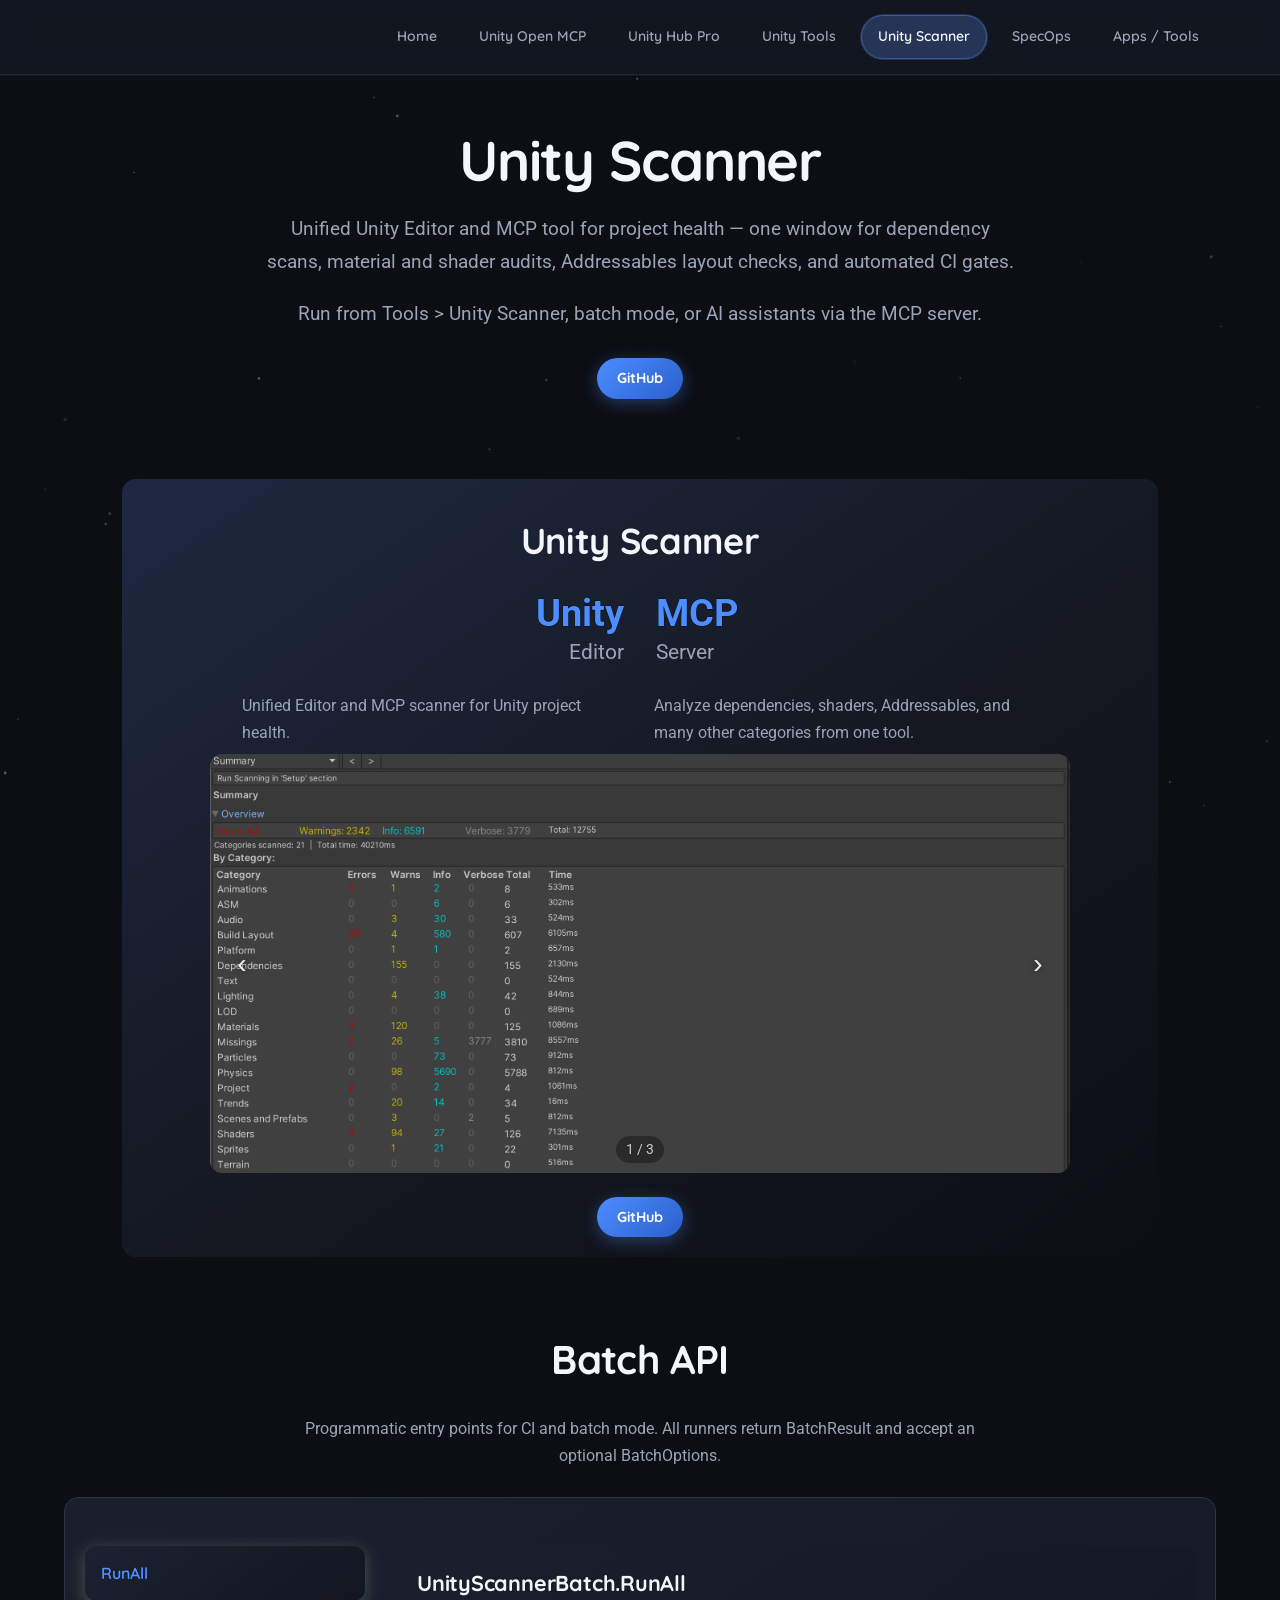
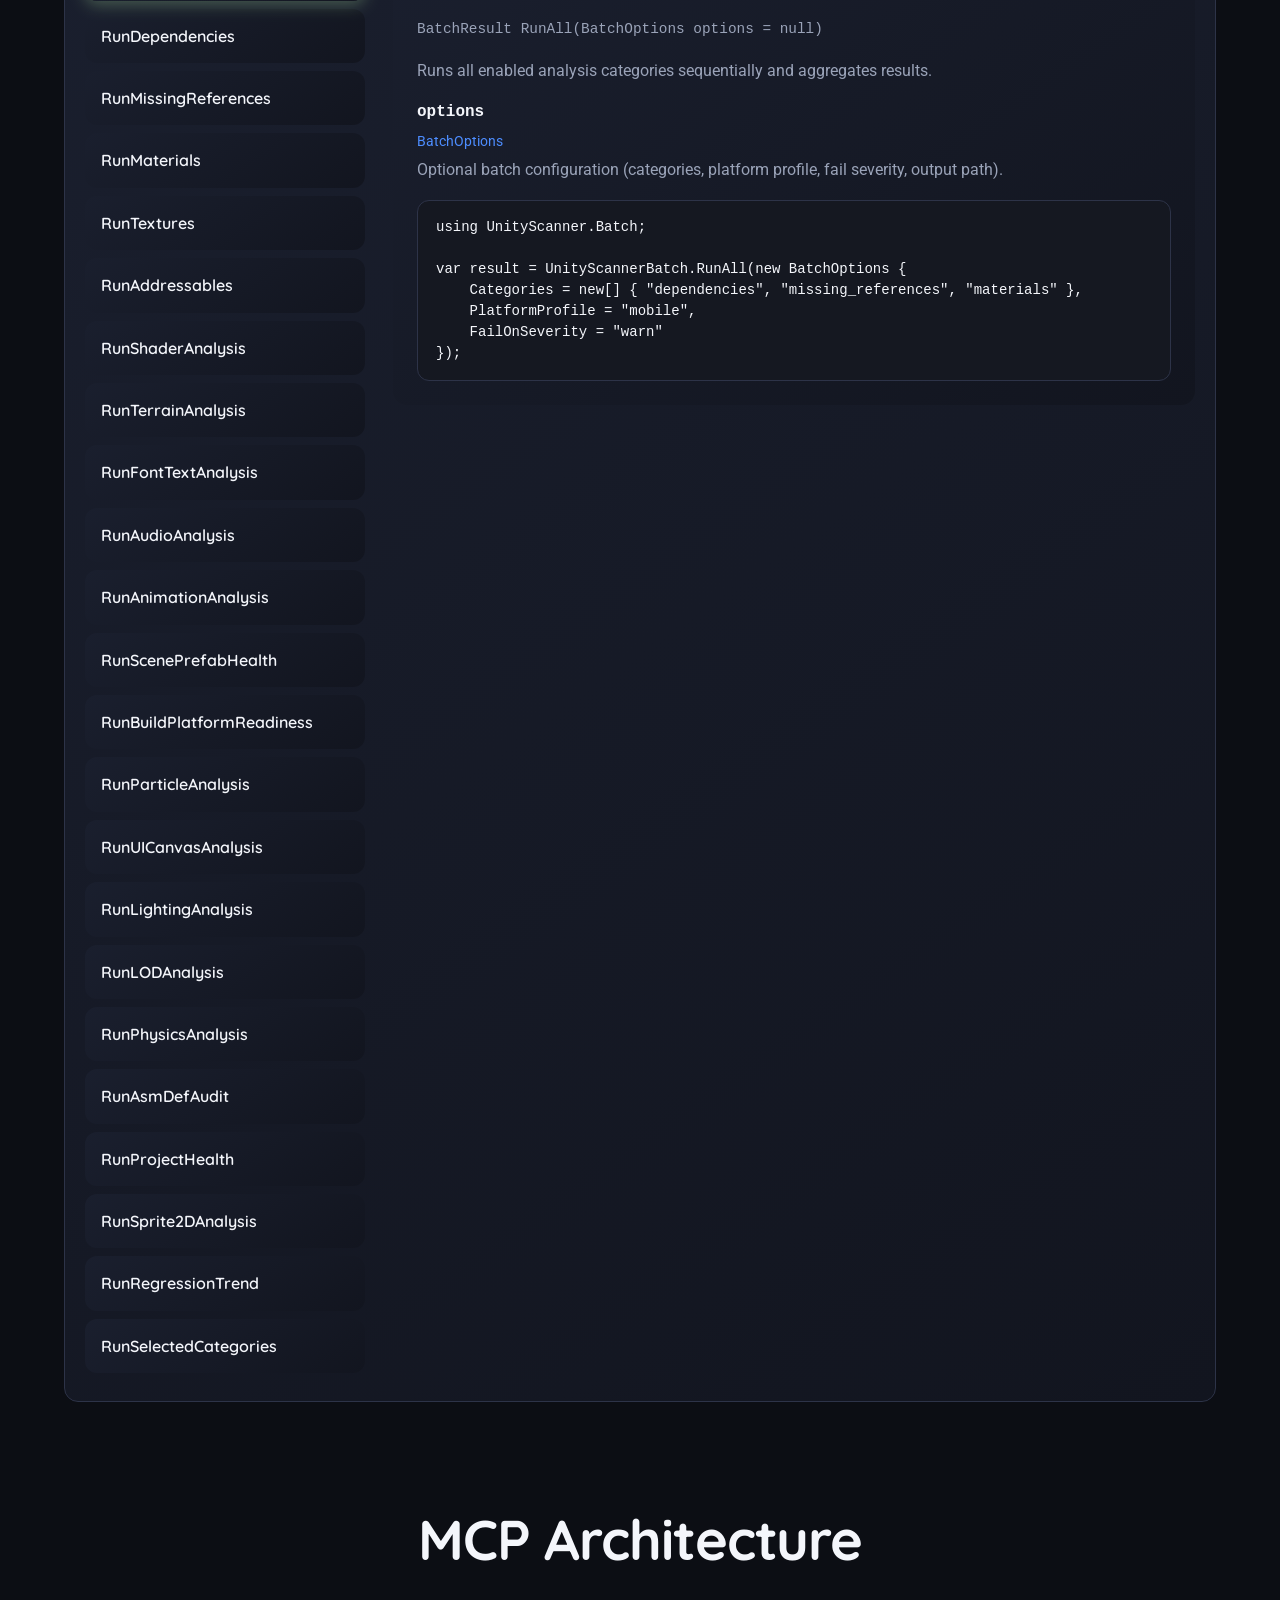
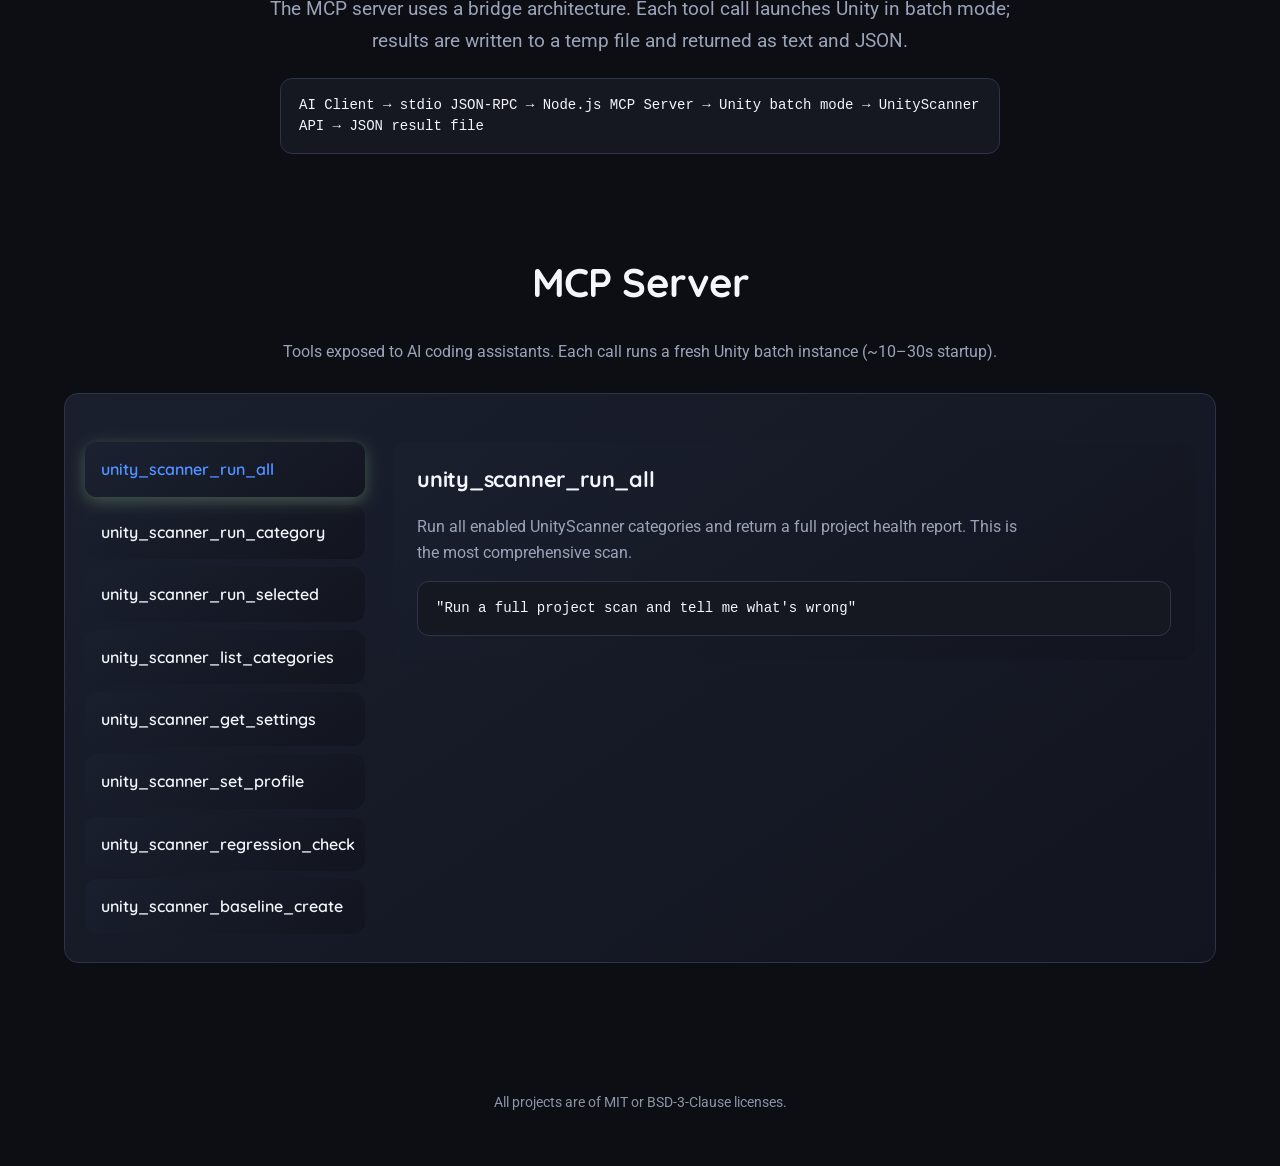
<file: unity-scanner/index.html>
<!DOCTYPE html>
<html lang="en">
<head>
  <meta charset="UTF-8">
  <meta name="viewport" content="width=device-width, initial-scale=1.0">
  <title>Unity Scanner</title>
  <link rel="icon" type="image/png" href="../assets/github-logo.png">
  <link rel="preconnect" href="https://fonts.googleapis.com">
  <link rel="preconnect" href="https://fonts.gstatic.com" crossorigin>
  <link href="https://fonts.googleapis.com/css?family=Quicksand:700%7cRoboto:400,400i,700&amp;display=swap" rel="stylesheet">
  <meta name="description" content="Unity Scanner — unified Editor and MCP tool for project health analysis across dependencies, materials, shaders, Addressables, and more.">
  <link rel="canonical" href="https://alexeyperov.github.io/unity-scanner/">
  <meta property="og:title" content="Unity Scanner">
  <meta property="og:description" content="Unity Scanner — unified Editor and MCP tool for project health analysis across dependencies, materials, shaders, Addressables, and more.">
  <meta property="og:url" content="https://alexeyperov.github.io/unity-scanner/">
  <meta property="og:type" content="website">
  
  <meta name="theme-color" content="#4d8dff">
  <meta name="twitter:card" content="summary">
  <meta name="twitter:title" content="Unity Scanner">
  <meta name="twitter:description" content="Unity Scanner — unified Editor and MCP tool for project health analysis across dependencies, materials, shaders, Addressables, and more.">
  
  <style>
    :root {
      --font-heading: "Quicksand", sans-serif;
      --font-body: "Roboto", sans-serif;
      --accent: #4d8dff;
      --accent-muted: #2a5fcc;
      --follow-us-gradient: radial-gradient(ellipse 100% 60% at 50% 100%, #1a2240 0%, #0c0e14 70%);
      --footer-gradient: linear-gradient(180deg, #151821 0%, #080a10 100%);
      --intro-gradient: radial-gradient(ellipse 120% 80% at 50% -20%, #1e2840 0%, #0c0e14 72%);
      --line: #2d3348;
      --page-bg: #0c0e14;
      --photos-gradient: linear-gradient(180deg, #151821 0%, #0c0e14 100%);
      --project-grid-gradient: linear-gradient(180deg, #0c0e14 0%, #151821 50%, #0c0e14 100%);
      --social-button-background: linear-gradient(145deg, #1e2230 0%, #151821 100%);
      --social-icon-facebook: #6bb6ff;
      --social-icon-github: #f4f6fb;
      --social-icon-linkedin: #4d8dff;
      --surface: #151821;
      --surface-strong: #1e2230;
      --text-primary: #f4f6fb;
      --text-secondary: #9aa3b8;
      --widget-gradient: linear-gradient(145deg, #1a1f2e 0%, #12151f 100%);
    }
    .scroll-reveal--immediate,
    .scroll-reveal--immediate.scroll-reveal--visible {
      opacity: 1;
      transform: none;
    }

    body.has-bg-effect { position: relative; }
    .page-bg-effect {
      position: fixed;
      inset: 0;
      z-index: 0;
      overflow: hidden;
      pointer-events: none;
    }
    .page-bg-effect__canvas {
      display: block;
      width: 100%;
      height: 100%;
    }

  </style>
  <link rel="stylesheet" href="../styles.css">
</head>
<body class="has-bg-effect has-bg-effect--magic-dust compact-sections">
  
  <div class="page-bg-effect page-bg-effect--magic-dust" aria-hidden="true">
    <canvas class="page-bg-effect__canvas"></canvas>
  </div>
  
  <a class="skip-link" href="#main-content">Skip to main content</a>
  <noscript>
    <style>
      .scroll-reveal,
      .scroll-reveal.scroll-reveal--visible {
        opacity: 1 !important;
        transform: none !important;
      }
    </style>
  </noscript>
  
  <header class="site-header">
    <div class="container">
      <div class="header-inner header-inner--no-brand">
        
        
        <button class="site-nav-toggle" type="button" aria-expanded="false" aria-controls="site-nav" aria-label="Menu">
          <span class="site-nav-toggle__bar" aria-hidden="true"></span>
          <span class="site-nav-toggle__bar" aria-hidden="true"></span>
          <span class="site-nav-toggle__bar" aria-hidden="true"></span>
        </button>
        <nav class="site-nav" id="site-nav" aria-label="Site navigation">
          
          <a class="site-nav__link" href="../">Home</a>
          
          <a class="site-nav__link" href="../unity-open-mcp/">Unity Open MCP</a>
          
          <a class="site-nav__link" href="../unity-hub-pro/">Unity Hub Pro</a>
          
          <a class="site-nav__link" href="../unity-tools/">Unity Tools</a>
          
          <a class="site-nav__link site-nav__link--active" href="./" aria-current="page">Unity Scanner</a>
          
          <a class="site-nav__link" href="../specops/">SpecOps</a>
          
          <a class="site-nav__link" href="../tools/">Apps / Tools</a>
          
        </nav>
        
      </div>
    </div>
  </header>
  

  <main id="main-content">
    <section class="intro section section-gradient scroll-reveal scroll-reveal--immediate"><div class="container center"><h1 id="intro_title">Unity Scanner</h1><p>Unified Unity Editor and MCP tool for project health — one window for dependency scans, material and shader audits, Addressables layout checks, and automated CI gates.</p><p>Run from Tools &gt; Unity Scanner, batch mode, or AI assistants via the MCP server.</p><p class="intro__cta-wrap"><a class="intro__cta" href="https://github.com/AlexeyPerov/Unity-Scanner" target="_blank" rel="noopener noreferrer">GitHub</a></p></div></section>

<section class="widget-row section" id="unity-scanner-featured" data-widget-type="row"><div class="container widget-row-inner"><section class="catalog-showcase section section-gradient" id="apps" data-widget-type="apps_showcase">
  <div class="container">
    
    <div class="catalog-apps-stack">
      
      <article class="offer-card catalog-app-card scroll-reveal catalog-app-card--title-in-header" style="background: linear-gradient(145deg, #1e2840 0%, #151821 55%, #0c0e14 100%)">
        
        <div class="catalog-app-card__header">
          <h3 class="catalog-app-card__header-title">Unity Scanner</h3>
        </div>
        
        <div class="catalog-app-card__icon-row">
          <div class="catalog-app-card__stat catalog-app-card__stat--left">
            <span class="catalog-app-card__stat-line catalog-app-card__stat-line--emphasis">Unity</span>
            <span class="catalog-app-card__stat-line">Editor</span>
          </div>
          <div class="catalog-app-card__icon-wrap">
            <img class="catalog-app-icon" src="../assets/github-logo.png" alt="Unity Scanner">
          </div>
          <div class="catalog-app-card__stat catalog-app-card__stat--right">
            <span class="catalog-app-card__stat-line catalog-app-card__stat-line--emphasis">MCP</span>
            <span class="catalog-app-card__stat-line">Server</span>
          </div>
        </div>
        <div class="catalog-app-card__body">
          
          <div class="catalog-app-card__columns">
            <p class="catalog-app-card__col">Unified Editor and MCP scanner for Unity project health.</p>
            <p class="catalog-app-card__col">Analyze dependencies, shaders, Addressables, and many other categories from one tool.</p>
          </div>
        </div>
        
        <div class="catalog-carousel" data-catalog-carousel role="region" aria-roledescription="carousel" aria-label="App screenshots">
          <button class="catalog-carousel__arrow catalog-carousel__arrow--prev" type="button" aria-label="Previous screenshot">‹</button>
          <div class="catalog-carousel__viewport">
            <div class="catalog-carousel__track">
              
              <div class="catalog-carousel__slide">
                <img class="catalog-carousel__img" src="../assets/us-summary-table.png" alt="Unity Scanner screenshot 1" loading="lazy" decoding="async">
              </div>
              
              <div class="catalog-carousel__slide">
                <img class="catalog-carousel__img" src="../assets/us-menu-shaders.png" alt="Unity Scanner screenshot 2" loading="lazy" decoding="async">
              </div>
              
              <div class="catalog-carousel__slide">
                <img class="catalog-carousel__img" src="../assets/us-buildlayout.png" alt="Unity Scanner screenshot 3" loading="lazy" decoding="async">
              </div>
              
            </div>
          </div>
          <button class="catalog-carousel__arrow catalog-carousel__arrow--next" type="button" aria-label="Next screenshot">›</button>
        </div>
        
        
        <div class="catalog-app-card__stores">
          
          <a class="catalog-store-btn catalog-store-btn--custom" href="https://github.com/AlexeyPerov/Unity-Scanner" target="_blank" rel="noopener noreferrer" aria-label="Unity Scanner on GitHub">
            <img class="catalog-store-btn__icon" src="../assets/github-logo.png" alt="" decoding="async">
          </a>
          
        </div>
        
        
      </article>
      
    </div>
  </div>
</section></div></section>


<section class="reference-panel-section section section-gradient scroll-reveal scroll-reveal--immediate" id="batch-api" data-widget-type="reference_panel">
  <div class="container">
    <h2 class="center">Batch API</h2>
    <p class="reference-panel-section__intro center">Programmatic entry points for CI and batch mode. All runners return BatchResult and accept an optional BatchOptions.</p>
    <div class="reference-panel" data-reference-panel aria-label="Batch API"><label class="reference-panel__select-wrap"><span class="visually-hidden">Batch API</span><select class="reference-panel__select" aria-label="Batch API"><option value="batch-api-0" selected>RunAll</option><option value="batch-api-1">RunDependencies</option><option value="batch-api-2">RunMissingReferences</option><option value="batch-api-3">RunMaterials</option><option value="batch-api-4">RunTextures</option><option value="batch-api-5">RunAddressables</option><option value="batch-api-6">RunShaderAnalysis</option><option value="batch-api-7">RunTerrainAnalysis</option><option value="batch-api-8">RunFontTextAnalysis</option><option value="batch-api-9">RunAudioAnalysis</option><option value="batch-api-10">RunAnimationAnalysis</option><option value="batch-api-11">RunScenePrefabHealth</option><option value="batch-api-12">RunBuildPlatformReadiness</option><option value="batch-api-13">RunParticleAnalysis</option><option value="batch-api-14">RunUICanvasAnalysis</option><option value="batch-api-15">RunLightingAnalysis</option><option value="batch-api-16">RunLODAnalysis</option><option value="batch-api-17">RunPhysicsAnalysis</option><option value="batch-api-18">RunAsmDefAudit</option><option value="batch-api-19">RunProjectHealth</option><option value="batch-api-20">RunSprite2DAnalysis</option><option value="batch-api-21">RunRegressionTrend</option><option value="batch-api-22">RunSelectedCategories</option></select></label><div class="split-widget"><div class="split-widget__layout"><nav class="split-widget__nav" aria-label="Batch API"><ul class="split-widget__list"><li><button type="button" class="split-widget__tab is-active" data-target="batch-api-0" role="tab" aria-selected="true">RunAll</button></li><li><button type="button" class="split-widget__tab" data-target="batch-api-1" role="tab" aria-selected="false">RunDependencies</button></li><li><button type="button" class="split-widget__tab" data-target="batch-api-2" role="tab" aria-selected="false">RunMissingReferences</button></li><li><button type="button" class="split-widget__tab" data-target="batch-api-3" role="tab" aria-selected="false">RunMaterials</button></li><li><button type="button" class="split-widget__tab" data-target="batch-api-4" role="tab" aria-selected="false">RunTextures</button></li><li><button type="button" class="split-widget__tab" data-target="batch-api-5" role="tab" aria-selected="false">RunAddressables</button></li><li><button type="button" class="split-widget__tab" data-target="batch-api-6" role="tab" aria-selected="false">RunShaderAnalysis</button></li><li><button type="button" class="split-widget__tab" data-target="batch-api-7" role="tab" aria-selected="false">RunTerrainAnalysis</button></li><li><button type="button" class="split-widget__tab" data-target="batch-api-8" role="tab" aria-selected="false">RunFontTextAnalysis</button></li><li><button type="button" class="split-widget__tab" data-target="batch-api-9" role="tab" aria-selected="false">RunAudioAnalysis</button></li><li><button type="button" class="split-widget__tab" data-target="batch-api-10" role="tab" aria-selected="false">RunAnimationAnalysis</button></li><li><button type="button" class="split-widget__tab" data-target="batch-api-11" role="tab" aria-selected="false">RunScenePrefabHealth</button></li><li><button type="button" class="split-widget__tab" data-target="batch-api-12" role="tab" aria-selected="false">RunBuildPlatformReadiness</button></li><li><button type="button" class="split-widget__tab" data-target="batch-api-13" role="tab" aria-selected="false">RunParticleAnalysis</button></li><li><button type="button" class="split-widget__tab" data-target="batch-api-14" role="tab" aria-selected="false">RunUICanvasAnalysis</button></li><li><button type="button" class="split-widget__tab" data-target="batch-api-15" role="tab" aria-selected="false">RunLightingAnalysis</button></li><li><button type="button" class="split-widget__tab" data-target="batch-api-16" role="tab" aria-selected="false">RunLODAnalysis</button></li><li><button type="button" class="split-widget__tab" data-target="batch-api-17" role="tab" aria-selected="false">RunPhysicsAnalysis</button></li><li><button type="button" class="split-widget__tab" data-target="batch-api-18" role="tab" aria-selected="false">RunAsmDefAudit</button></li><li><button type="button" class="split-widget__tab" data-target="batch-api-19" role="tab" aria-selected="false">RunProjectHealth</button></li><li><button type="button" class="split-widget__tab" data-target="batch-api-20" role="tab" aria-selected="false">RunSprite2DAnalysis</button></li><li><button type="button" class="split-widget__tab" data-target="batch-api-21" role="tab" aria-selected="false">RunRegressionTrend</button></li><li><button type="button" class="split-widget__tab" data-target="batch-api-22" role="tab" aria-selected="false">RunSelectedCategories</button></li></ul></nav><div class="split-widget__panels"><div id="batch-api-0" class="split-widget__panel is-active" role="tabpanel"><div class="reference-panel__detail"><h3 class="reference-panel__method">UnityScannerBatch.RunAll</h3><p class="reference-panel__signature">BatchResult RunAll(BatchOptions options = null)</p><p class="reference-panel__description">Runs all enabled analysis categories sequentially and aggregates results.</p><dl class="reference-panel__args"><div class="reference-panel__arg"><dt>options</dt><dd class="reference-panel__arg-type">BatchOptions</dd><dd class="reference-panel__arg-desc">Optional batch configuration (categories, platform profile, fail severity, output path).</dd></div></dl><pre class="reference-panel__code code-block"><code>using UnityScanner.Batch;

var result = UnityScannerBatch.RunAll(new BatchOptions {
    Categories = new[] { &quot;dependencies&quot;, &quot;missing_references&quot;, &quot;materials&quot; },
    PlatformProfile = &quot;mobile&quot;,
    FailOnSeverity = &quot;warn&quot;
});</code></pre></div></div><div id="batch-api-1" class="split-widget__panel" role="tabpanel"><div class="reference-panel__detail"><h3 class="reference-panel__method">UnityScannerBatch.RunDependencies</h3><p class="reference-panel__signature">BatchResult RunDependencies(BatchOptions options = null)</p><p class="reference-panel__description">Scans the dependencies category — finds unreferenced and unused assets via reverse-dependency map.</p><dl class="reference-panel__args"><div class="reference-panel__arg"><dt>options</dt><dd class="reference-panel__arg-type">BatchOptions</dd><dd class="reference-panel__arg-desc">Optional batch configuration.</dd></div></dl><pre class="reference-panel__code code-block"><code>UnityScannerBatch.RunDependencies();</code></pre></div></div><div id="batch-api-2" class="split-widget__panel" role="tabpanel"><div class="reference-panel__detail"><h3 class="reference-panel__method">UnityScannerBatch.RunMissingReferences</h3><p class="reference-panel__signature">BatchResult RunMissingReferences(BatchOptions options = null)</p><p class="reference-panel__description">Scans scenes, prefabs, and ScriptableObjects for broken GUID/FileID references and missing scripts.</p><dl class="reference-panel__args"><div class="reference-panel__arg"><dt>options</dt><dd class="reference-panel__arg-type">BatchOptions</dd><dd class="reference-panel__arg-desc">Optional batch configuration.</dd></div></dl><pre class="reference-panel__code code-block"><code>UnityScannerBatch.RunMissingReferences();</code></pre></div></div><div id="batch-api-3" class="split-widget__panel" role="tabpanel"><div class="reference-panel__detail"><h3 class="reference-panel__method">UnityScannerBatch.RunMaterials</h3><p class="reference-panel__signature">BatchResult RunMaterials(BatchOptions options = null)</p><p class="reference-panel__description">Scans the materials category — null/builtin materials, missing shaders, duplicates, and SRP batcher compatibility.</p><dl class="reference-panel__args"><div class="reference-panel__arg"><dt>options</dt><dd class="reference-panel__arg-type">BatchOptions</dd><dd class="reference-panel__arg-desc">Optional batch configuration.</dd></div></dl></div></div><div id="batch-api-4" class="split-widget__panel" role="tabpanel"><div class="reference-panel__detail"><h3 class="reference-panel__method">UnityScannerBatch.RunTextures</h3><p class="reference-panel__signature">BatchResult RunTextures(BatchOptions options = null)</p><p class="reference-panel__description">Scans SpriteAtlases and Texture2D assets for atlas duplicates, compression issues, and oversized textures.</p><dl class="reference-panel__args"><div class="reference-panel__arg"><dt>options</dt><dd class="reference-panel__arg-type">BatchOptions</dd><dd class="reference-panel__arg-desc">Optional batch configuration.</dd></div></dl></div></div><div id="batch-api-5" class="split-widget__panel" role="tabpanel"><div class="reference-panel__detail"><h3 class="reference-panel__method">UnityScannerBatch.RunAddressables</h3><p class="reference-panel__signature">BatchResult RunAddressables(BatchOptions options = null)</p><p class="reference-panel__description">Parses Addressables Build Layout for circular dependencies, remote dependency issues, and duplicate assets.</p><dl class="reference-panel__args"><div class="reference-panel__arg"><dt>options</dt><dd class="reference-panel__arg-type">BatchOptions</dd><dd class="reference-panel__arg-desc">Set BuildLayoutPath for the layout file to analyze.</dd></div></dl><pre class="reference-panel__code code-block"><code>var result = UnityScannerBatch.RunAddressables(new BatchOptions {
    BuildLayoutPath = &quot;BuildReports/BuildLayout.txt&quot;,
    FailOnSeverity = &quot;warn&quot;
});</code></pre></div></div><div id="batch-api-6" class="split-widget__panel" role="tabpanel"><div class="reference-panel__detail"><h3 class="reference-panel__method">UnityScannerBatch.RunShaderAnalysis</h3><p class="reference-panel__signature">BatchResult RunShaderAnalysis(BatchOptions options = null)</p><p class="reference-panel__description">Finds error shaders, variant explosion, expensive keywords, and render pipeline mismatches.</p><dl class="reference-panel__args"><div class="reference-panel__arg"><dt>options</dt><dd class="reference-panel__arg-type">BatchOptions</dd><dd class="reference-panel__arg-desc">Optional batch configuration; PlatformProfile adjusts variant thresholds.</dd></div></dl><pre class="reference-panel__code code-block"><code>UnityScannerBatch.RunShaderAnalysis(new BatchOptions { PlatformProfile = &quot;mobile&quot; });</code></pre></div></div><div id="batch-api-7" class="split-widget__panel" role="tabpanel"><div class="reference-panel__detail"><h3 class="reference-panel__method">UnityScannerBatch.RunTerrainAnalysis</h3><p class="reference-panel__signature">BatchResult RunTerrainAnalysis(BatchOptions options = null)</p><p class="reference-panel__description">Checks terrain colliders, layers, control map memory, and density overages.</p><dl class="reference-panel__args"><div class="reference-panel__arg"><dt>options</dt><dd class="reference-panel__arg-type">BatchOptions</dd><dd class="reference-panel__arg-desc">Optional batch configuration.</dd></div></dl></div></div><div id="batch-api-8" class="split-widget__panel" role="tabpanel"><div class="reference-panel__detail"><h3 class="reference-panel__method">UnityScannerBatch.RunFontTextAnalysis</h3><p class="reference-panel__signature">BatchResult RunFontTextAnalysis(BatchOptions options = null)</p><p class="reference-panel__description">Detects TMP atlas growth risks, oversized atlases, and deep fallback chains.</p><dl class="reference-panel__args"><div class="reference-panel__arg"><dt>options</dt><dd class="reference-panel__arg-type">BatchOptions</dd><dd class="reference-panel__arg-desc">Optional batch configuration.</dd></div></dl></div></div><div id="batch-api-9" class="split-widget__panel" role="tabpanel"><div class="reference-panel__detail"><h3 class="reference-panel__method">UnityScannerBatch.RunAudioAnalysis</h3><p class="reference-panel__signature">BatchResult RunAudioAnalysis(BatchOptions options = null)</p><p class="reference-panel__description">Finds load-type mismatches, oversized clips, and duplicate audio files.</p><dl class="reference-panel__args"><div class="reference-panel__arg"><dt>options</dt><dd class="reference-panel__arg-type">BatchOptions</dd><dd class="reference-panel__arg-desc">Optional batch configuration.</dd></div></dl></div></div><div id="batch-api-10" class="split-widget__panel" role="tabpanel"><div class="reference-panel__detail"><h3 class="reference-panel__method">UnityScannerBatch.RunAnimationAnalysis</h3><p class="reference-panel__signature">BatchResult RunAnimationAnalysis(BatchOptions options = null)</p><p class="reference-panel__description">Detects unreachable states, missing clips, state machine complexity, and duplicate clips.</p><dl class="reference-panel__args"><div class="reference-panel__arg"><dt>options</dt><dd class="reference-panel__arg-type">BatchOptions</dd><dd class="reference-panel__arg-desc">Optional batch configuration.</dd></div></dl></div></div><div id="batch-api-11" class="split-widget__panel" role="tabpanel"><div class="reference-panel__detail"><h3 class="reference-panel__method">UnityScannerBatch.RunScenePrefabHealth</h3><p class="reference-panel__signature">BatchResult RunScenePrefabHealth(BatchOptions options = null)</p><p class="reference-panel__description">Checks deep nesting, override explosion, broken references, and inactive object anti-patterns.</p><dl class="reference-panel__args"><div class="reference-panel__arg"><dt>options</dt><dd class="reference-panel__arg-type">BatchOptions</dd><dd class="reference-panel__arg-desc">Optional batch configuration.</dd></div></dl></div></div><div id="batch-api-12" class="split-widget__panel" role="tabpanel"><div class="reference-panel__detail"><h3 class="reference-panel__method">UnityScannerBatch.RunBuildPlatformReadiness</h3><p class="reference-panel__signature">BatchResult RunBuildPlatformReadiness(BatchOptions options = null)</p><p class="reference-panel__description">Validates import policies, platform compatibility, stripping risks, and startup budgets.</p><dl class="reference-panel__args"><div class="reference-panel__arg"><dt>options</dt><dd class="reference-panel__arg-type">BatchOptions</dd><dd class="reference-panel__arg-desc">PlatformProfile and FailOnSeverity are commonly set for CI gates.</dd></div></dl><pre class="reference-panel__code code-block"><code>var result = UnityScannerBatch.RunBuildPlatformReadiness(new BatchOptions {
    PlatformProfile = &quot;mobile&quot;,
    FailOnSeverity = &quot;error&quot;
});</code></pre></div></div><div id="batch-api-13" class="split-widget__panel" role="tabpanel"><div class="reference-panel__detail"><h3 class="reference-panel__method">UnityScannerBatch.RunParticleAnalysis</h3><p class="reference-panel__signature">BatchResult RunParticleAnalysis(BatchOptions options = null)</p><p class="reference-panel__description">Audits particle systems for emission limits, module count, trails, collision, and overdraw risks.</p><dl class="reference-panel__args"><div class="reference-panel__arg"><dt>options</dt><dd class="reference-panel__arg-type">BatchOptions</dd><dd class="reference-panel__arg-desc">Optional batch configuration with particle-specific thresholds.</dd></div></dl></div></div><div id="batch-api-14" class="split-widget__panel" role="tabpanel"><div class="reference-panel__detail"><h3 class="reference-panel__method">UnityScannerBatch.RunUICanvasAnalysis</h3><p class="reference-panel__signature">BatchResult RunUICanvasAnalysis(BatchOptions options = null)</p><p class="reference-panel__description">Checks UI canvases for raycast targets, TMP mixing, vertex count, and nesting depth.</p><dl class="reference-panel__args"><div class="reference-panel__arg"><dt>options</dt><dd class="reference-panel__arg-type">BatchOptions</dd><dd class="reference-panel__arg-desc">Optional batch configuration with UI-specific thresholds.</dd></div></dl></div></div><div id="batch-api-15" class="split-widget__panel" role="tabpanel"><div class="reference-panel__detail"><h3 class="reference-panel__method">UnityScannerBatch.RunLightingAnalysis</h3><p class="reference-panel__signature">BatchResult RunLightingAnalysis(BatchOptions options = null)</p><p class="reference-panel__description">Audits lighting for emissive GI, mixed-mode consistency, realtime light counts, and probe usage.</p><dl class="reference-panel__args"><div class="reference-panel__arg"><dt>options</dt><dd class="reference-panel__arg-type">BatchOptions</dd><dd class="reference-panel__arg-desc">Optional batch configuration with lighting-specific thresholds.</dd></div></dl></div></div><div id="batch-api-16" class="split-widget__panel" role="tabpanel"><div class="reference-panel__detail"><h3 class="reference-panel__method">UnityScannerBatch.RunLODAnalysis</h3><p class="reference-panel__signature">BatchResult RunLODAnalysis(BatchOptions options = null)</p><p class="reference-panel__description">Checks LOD groups for missing levels, material mismatches, and screen transition settings.</p><dl class="reference-panel__args"><div class="reference-panel__arg"><dt>options</dt><dd class="reference-panel__arg-type">BatchOptions</dd><dd class="reference-panel__arg-desc">Optional batch configuration with LOD-specific thresholds.</dd></div></dl></div></div><div id="batch-api-17" class="split-widget__panel" role="tabpanel"><div class="reference-panel__detail"><h3 class="reference-panel__method">UnityScannerBatch.RunPhysicsAnalysis</h3><p class="reference-panel__signature">BatchResult RunPhysicsAnalysis(BatchOptions options = null)</p><p class="reference-panel__description">Audits rigidbody counts, mesh collider complexity, layer matrix, and physics materials.</p><dl class="reference-panel__args"><div class="reference-panel__arg"><dt>options</dt><dd class="reference-panel__arg-type">BatchOptions</dd><dd class="reference-panel__arg-desc">Optional batch configuration with physics-specific thresholds.</dd></div></dl></div></div><div id="batch-api-18" class="split-widget__panel" role="tabpanel"><div class="reference-panel__detail"><h3 class="reference-panel__method">UnityScannerBatch.RunAsmDefAudit</h3><p class="reference-panel__signature">BatchResult RunAsmDefAudit(BatchOptions options = null)</p><p class="reference-panel__description">Audits assembly definitions for circular references, editor leakage, platform filters, and duplicates.</p><dl class="reference-panel__args"><div class="reference-panel__arg"><dt>options</dt><dd class="reference-panel__arg-type">BatchOptions</dd><dd class="reference-panel__arg-desc">Optional batch configuration with asmdef audit flags.</dd></div></dl></div></div><div id="batch-api-19" class="split-widget__panel" role="tabpanel"><div class="reference-panel__detail"><h3 class="reference-panel__method">UnityScannerBatch.RunProjectHealth</h3><p class="reference-panel__signature">BatchResult RunProjectHealth(BatchOptions options = null)</p><p class="reference-panel__description">Detects empty folders, orphaned .meta files, broken assets, empty scenes, and oversized directories.</p><dl class="reference-panel__args"><div class="reference-panel__arg"><dt>options</dt><dd class="reference-panel__arg-type">BatchOptions</dd><dd class="reference-panel__arg-desc">Optional batch configuration.</dd></div></dl></div></div><div id="batch-api-20" class="split-widget__panel" role="tabpanel"><div class="reference-panel__detail"><h3 class="reference-panel__method">UnityScannerBatch.RunSprite2DAnalysis</h3><p class="reference-panel__signature">BatchResult RunSprite2DAnalysis(BatchOptions options = null)</p><p class="reference-panel__description">Checks 2D sprites for atlas unused ratio, packing issues, duplicates, and polygon vertex counts.</p><dl class="reference-panel__args"><div class="reference-panel__arg"><dt>options</dt><dd class="reference-panel__arg-type">BatchOptions</dd><dd class="reference-panel__arg-desc">Optional batch configuration with sprite-specific thresholds.</dd></div></dl></div></div><div id="batch-api-21" class="split-widget__panel" role="tabpanel"><div class="reference-panel__detail"><h3 class="reference-panel__method">UnityScannerBatch.RunRegressionTrend</h3><p class="reference-panel__signature">BatchResult RunRegressionTrend(BatchOptions options = null)</p><p class="reference-panel__description">Compares scan results against a saved baseline to detect regressions and improvements.</p><dl class="reference-panel__args"><div class="reference-panel__arg"><dt>options</dt><dd class="reference-panel__arg-type">BatchOptions</dd><dd class="reference-panel__arg-desc">Set BaselinePath and RegressionThreshold for CI regression gates.</dd></div></dl><pre class="reference-panel__code code-block"><code>var result = UnityScannerBatch.RunRegressionTrend(new BatchOptions {
    BaselinePath = &quot;CI/baseline.json&quot;,
    RegressionThreshold = 0,
    FailOnSeverity = &quot;warn&quot;
});</code></pre></div></div><div id="batch-api-22" class="split-widget__panel" role="tabpanel"><div class="reference-panel__detail"><h3 class="reference-panel__method">UnityScannerBatch.RunSelectedCategories</h3><p class="reference-panel__signature">BatchResult RunSelectedCategories(string[] categoryIds, BatchOptions options = null)</p><p class="reference-panel__description">Runs a custom list of categories by ID in order.</p><dl class="reference-panel__args"><div class="reference-panel__arg"><dt>categoryIds</dt><dd class="reference-panel__arg-type">string[]</dd><dd class="reference-panel__arg-desc">Category IDs to scan (e.g. dependencies, materials, project_health).</dd></div><div class="reference-panel__arg"><dt>options</dt><dd class="reference-panel__arg-type">BatchOptions</dd><dd class="reference-panel__arg-desc">Optional batch configuration.</dd></div></dl><pre class="reference-panel__code code-block"><code>UnityScannerBatch.RunSelectedCategories(
    new[] { &quot;dependencies&quot;, &quot;shader_analysis&quot; },
    new BatchOptions { PlatformProfile = &quot;mobile&quot; }
);</code></pre></div></div></div></div></div></div>
  </div>
</section>

<section class="intro section section-gradient scroll-reveal scroll-reveal--immediate" id="mcp-architecture"><div class="container center"><h1 id="intro_title">MCP Architecture</h1><p>The MCP server uses a bridge architecture. Each tool call launches Unity in batch mode; results are written to a temp file and returned as text and JSON.</p><pre class="intro__pre code-block">AI Client → stdio JSON-RPC → Node.js MCP Server → Unity batch mode → UnityScanner API → JSON result file</pre></div></section>

<section class="reference-panel-section section section-gradient scroll-reveal scroll-reveal--immediate" id="mcp-tools" data-widget-type="reference_panel">
  <div class="container">
    <h2 class="center">MCP Server</h2>
    <p class="reference-panel-section__intro center">Tools exposed to AI coding assistants. Each call runs a fresh Unity batch instance (~10–30s startup).</p>
    <div class="reference-panel" data-reference-panel aria-label="MCP Server"><label class="reference-panel__select-wrap"><span class="visually-hidden">MCP Server</span><select class="reference-panel__select" aria-label="MCP Server"><option value="mcp-tools-0" selected>unity_scanner_run_all</option><option value="mcp-tools-1">unity_scanner_run_category</option><option value="mcp-tools-2">unity_scanner_run_selected</option><option value="mcp-tools-3">unity_scanner_list_categories</option><option value="mcp-tools-4">unity_scanner_get_settings</option><option value="mcp-tools-5">unity_scanner_set_profile</option><option value="mcp-tools-6">unity_scanner_regression_check</option><option value="mcp-tools-7">unity_scanner_baseline_create</option></select></label><div class="split-widget"><div class="split-widget__layout"><nav class="split-widget__nav" aria-label="MCP Server"><ul class="split-widget__list"><li><button type="button" class="split-widget__tab is-active" data-target="mcp-tools-0" role="tab" aria-selected="true">unity_scanner_run_all</button></li><li><button type="button" class="split-widget__tab" data-target="mcp-tools-1" role="tab" aria-selected="false">unity_scanner_run_category</button></li><li><button type="button" class="split-widget__tab" data-target="mcp-tools-2" role="tab" aria-selected="false">unity_scanner_run_selected</button></li><li><button type="button" class="split-widget__tab" data-target="mcp-tools-3" role="tab" aria-selected="false">unity_scanner_list_categories</button></li><li><button type="button" class="split-widget__tab" data-target="mcp-tools-4" role="tab" aria-selected="false">unity_scanner_get_settings</button></li><li><button type="button" class="split-widget__tab" data-target="mcp-tools-5" role="tab" aria-selected="false">unity_scanner_set_profile</button></li><li><button type="button" class="split-widget__tab" data-target="mcp-tools-6" role="tab" aria-selected="false">unity_scanner_regression_check</button></li><li><button type="button" class="split-widget__tab" data-target="mcp-tools-7" role="tab" aria-selected="false">unity_scanner_baseline_create</button></li></ul></nav><div class="split-widget__panels"><div id="mcp-tools-0" class="split-widget__panel is-active" role="tabpanel"><div class="reference-panel__detail"><h3 class="reference-panel__method">unity_scanner_run_all</h3><p class="reference-panel__description">Run all enabled UnityScanner categories and return a full project health report. This is the most comprehensive scan.</p><pre class="reference-panel__code code-block"><code>&quot;Run a full project scan and tell me what&#39;s wrong&quot;</code></pre></div></div><div id="mcp-tools-1" class="split-widget__panel" role="tabpanel"><div class="reference-panel__detail"><h3 class="reference-panel__method">unity_scanner_run_category</h3><p class="reference-panel__description">Run a specific UnityScanner category by ID. Use unity_scanner_list_categories to discover available IDs.</p><dl class="reference-panel__args"><div class="reference-panel__arg"><dt>category</dt><dd class="reference-panel__arg-type">string</dd><dd class="reference-panel__arg-desc">Category ID to scan (e.g. dependencies, shader_analysis, project_health).</dd></div></dl><pre class="reference-panel__code code-block"><code>&quot;Check my project for shader issues&quot;</code></pre></div></div><div id="mcp-tools-2" class="split-widget__panel" role="tabpanel"><div class="reference-panel__detail"><h3 class="reference-panel__method">unity_scanner_run_selected</h3><p class="reference-panel__description">Run multiple selected UnityScanner categories by their IDs.</p><dl class="reference-panel__args"><div class="reference-panel__arg"><dt>categories</dt><dd class="reference-panel__arg-type">string[]</dd><dd class="reference-panel__arg-desc">Array of category IDs to scan (e.g. [&quot;dependencies&quot;, &quot;materials&quot;, &quot;project_health&quot;]).</dd></div></dl></div></div><div id="mcp-tools-3" class="split-widget__panel" role="tabpanel"><div class="reference-panel__detail"><h3 class="reference-panel__method">unity_scanner_list_categories</h3><p class="reference-panel__description">List all available UnityScanner categories with their IDs and enabled status.</p><pre class="reference-panel__code code-block"><code>&quot;List all available scanner categories&quot;</code></pre></div></div><div id="mcp-tools-4" class="split-widget__panel" role="tabpanel"><div class="reference-panel__detail"><h3 class="reference-panel__method">unity_scanner_get_settings</h3><p class="reference-panel__description">Get current UnityScanner settings including active platform profile and category enable/disable states.</p></div></div><div id="mcp-tools-5" class="split-widget__panel" role="tabpanel"><div class="reference-panel__detail"><h3 class="reference-panel__method">unity_scanner_set_profile</h3><p class="reference-panel__description">Set the platform profile for threshold comparisons. Profiles adjust severity thresholds for mobile, console, or desktop targets.</p><dl class="reference-panel__args"><div class="reference-panel__arg"><dt>profile</dt><dd class="reference-panel__arg-type">string</dd><dd class="reference-panel__arg-desc">Platform profile: mobile, console, or desktop.</dd></div></dl><pre class="reference-panel__code code-block"><code>&quot;Set the platform profile to mobile, then run project_health and build_platform_readiness&quot;</code></pre></div></div><div id="mcp-tools-6" class="split-widget__panel" role="tabpanel"><div class="reference-panel__detail"><h3 class="reference-panel__method">unity_scanner_regression_check</h3><p class="reference-panel__description">Compare current scan results against a previously saved baseline to detect regressions (new issues).</p><dl class="reference-panel__args"><div class="reference-panel__arg"><dt>baseline_path</dt><dd class="reference-panel__arg-type">string</dd><dd class="reference-panel__arg-desc">Path to the baseline JSON file to compare against.</dd></div></dl></div></div><div id="mcp-tools-7" class="split-widget__panel" role="tabpanel"><div class="reference-panel__detail"><h3 class="reference-panel__method">unity_scanner_baseline_create</h3><p class="reference-panel__description">Run a full scan and save results as a baseline snapshot for future regression comparisons.</p><pre class="reference-panel__code code-block"><code>&quot;Create a baseline snapshot of current project health&quot;</code></pre></div></div></div></div></div></div>
  </div>
</section>

  </main>

  <footer class="footer section section-gradient" id="footer"><div class="container"><p class="footer-copyright">All projects are of MIT or BSD-3-Clause licenses.</p></div></footer>
  <script type="application/json" id="site-widgets-config">{"scroll_reveal":{"respect_reduced_motion":true,"root_margin":"0px 0px -5% 0px","threshold":0.12},"carousel":{"swipe_threshold_px":30,"keyboard_navigation":true},"split_widget":{"keyboard_navigation":false}}</script>
  <script src="../scroll-reveal.js" defer></script>
  <script src="../catalog-carousel.js" defer></script>
  <script src="../reference-panel.js" defer></script>
  
  <script src="../background-effects.js" defer></script>
  <script src="../nav.js" defer></script>
</body>
</html>
</file>
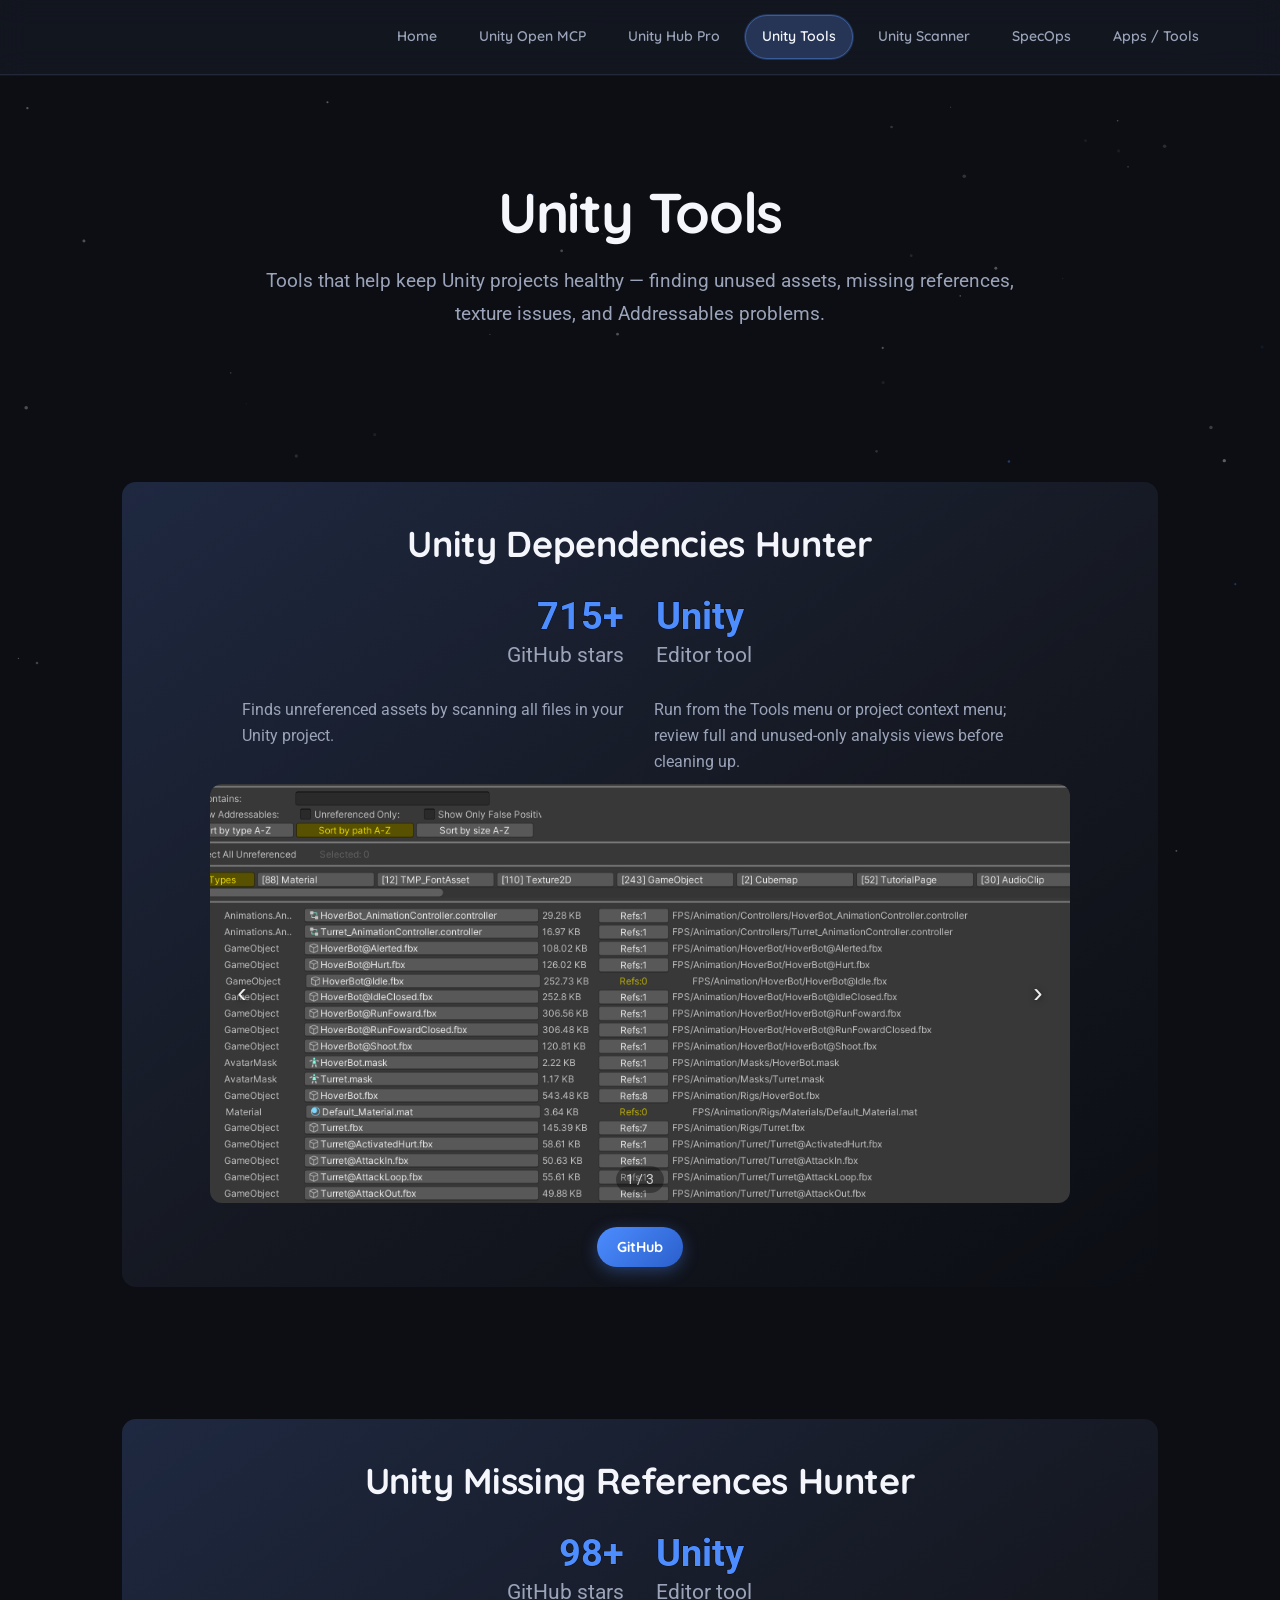
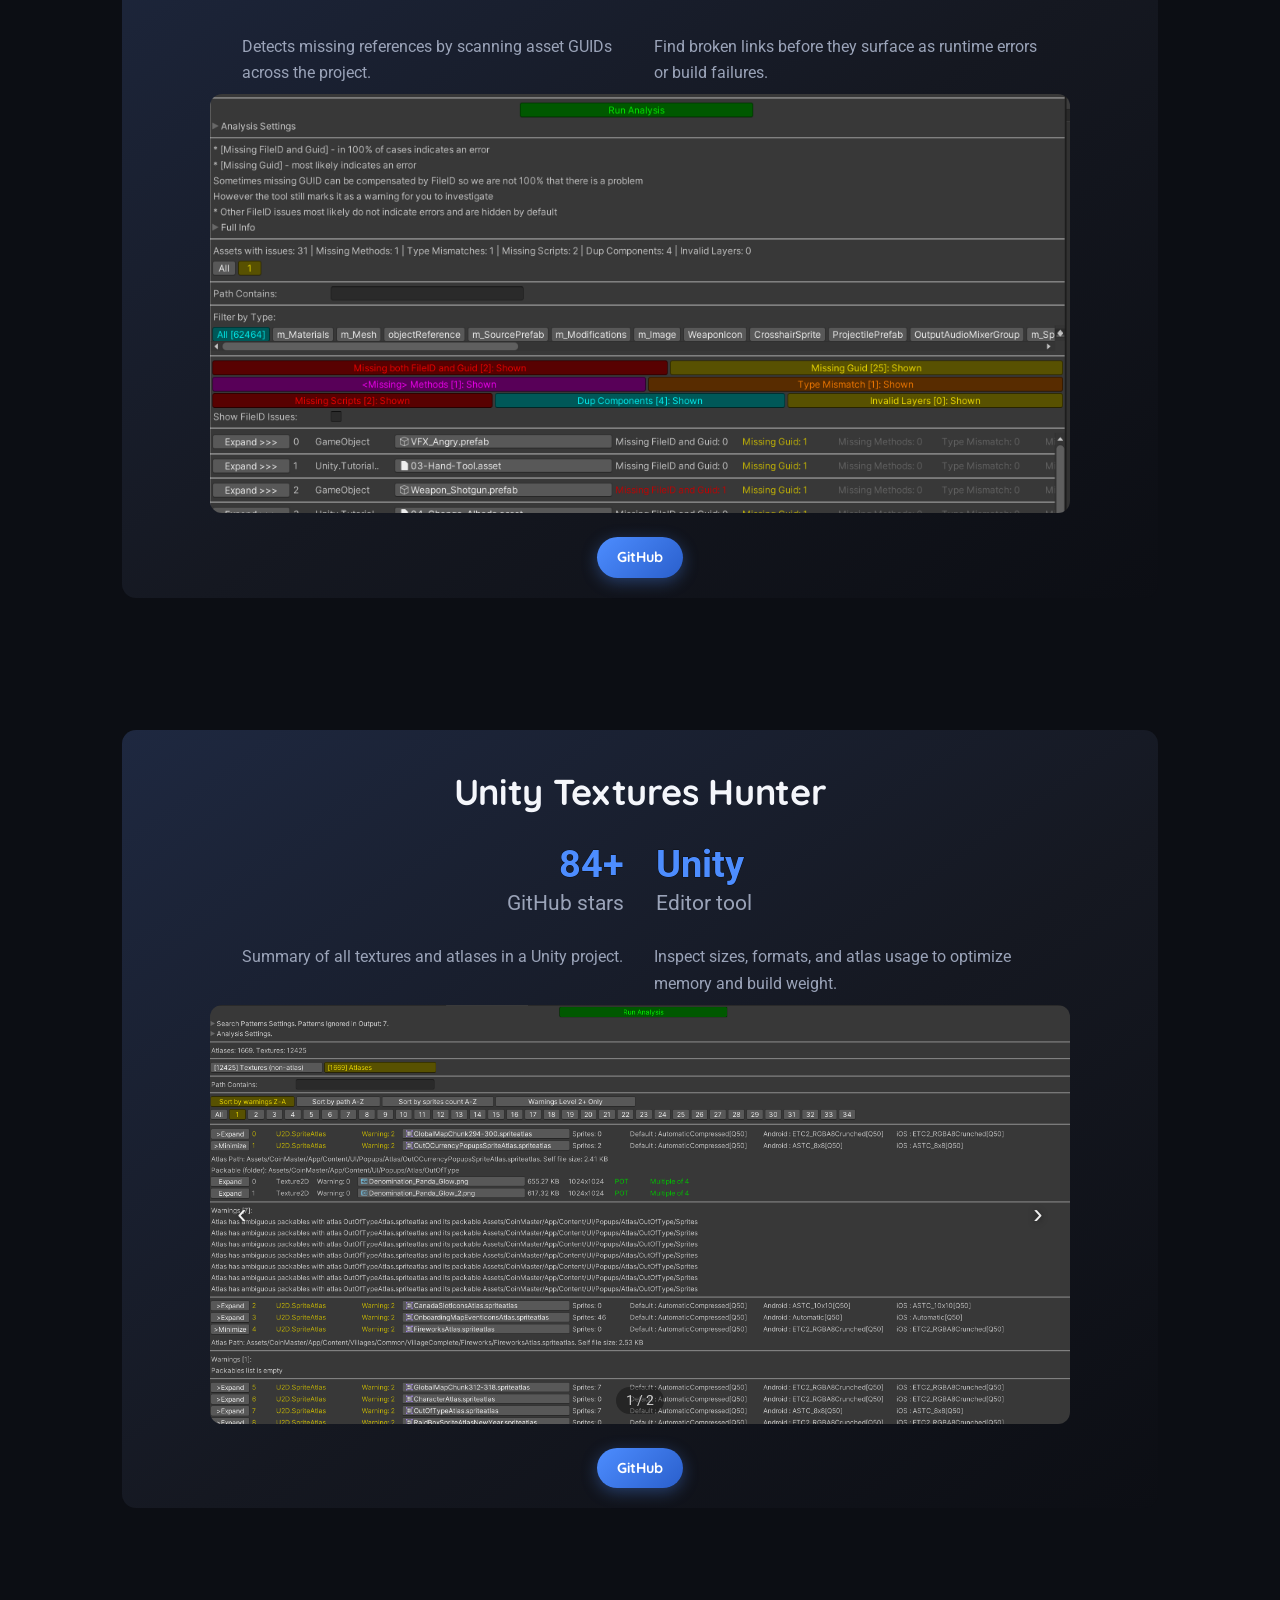
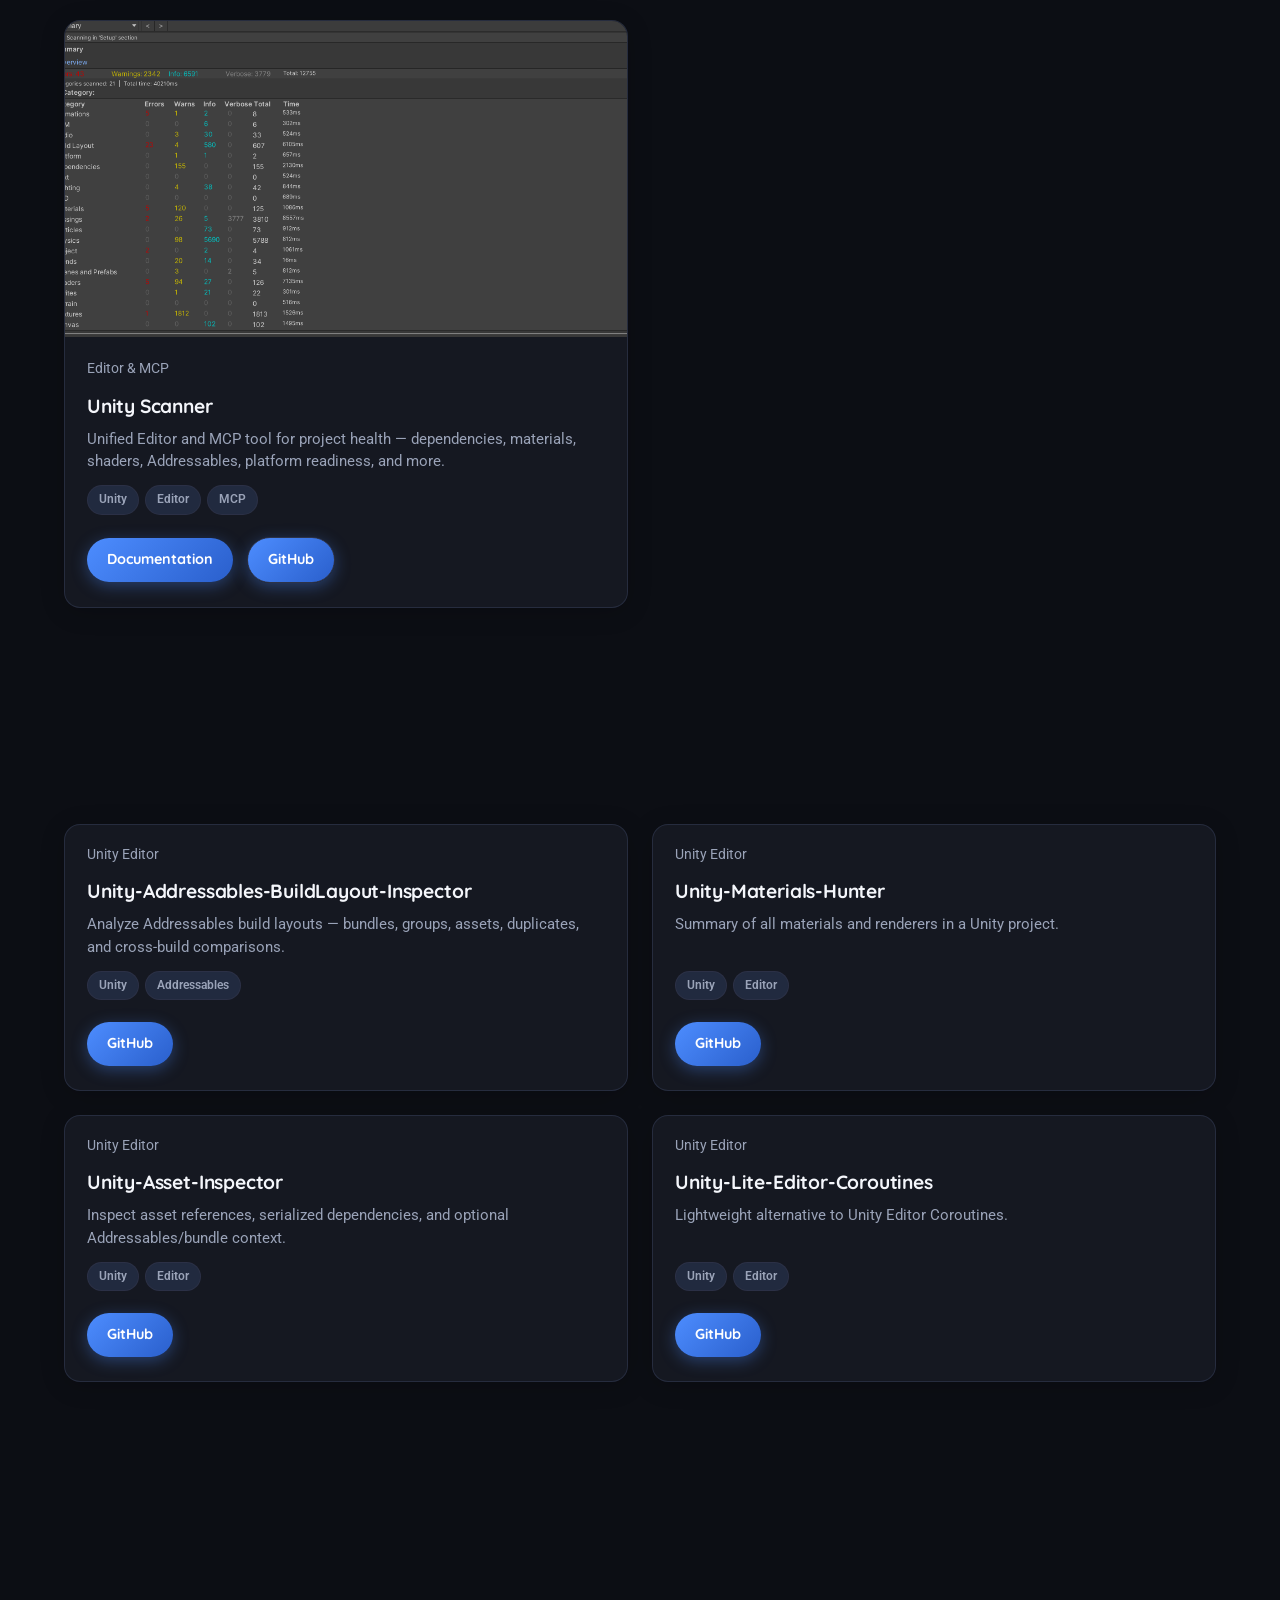
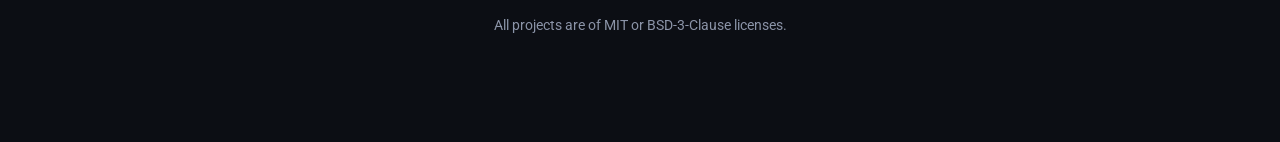
<file: unity-tools/index.html>
<!DOCTYPE html>
<html lang="en">
<head>
  <meta charset="UTF-8">
  <meta name="viewport" content="width=device-width, initial-scale=1.0">
  <title>Unity Tools</title>
  <link rel="icon" type="image/png" href="../assets/github-logo.png">
  <link rel="preconnect" href="https://fonts.googleapis.com">
  <link rel="preconnect" href="https://fonts.gstatic.com" crossorigin>
  <link href="https://fonts.googleapis.com/css?family=Quicksand:700%7cRoboto:400,400i,700&amp;display=swap" rel="stylesheet">
  <meta name="description" content="Open-source Unity editor tools for asset health, dependencies, textures, materials, and Addressables.">
  <link rel="canonical" href="https://alexeyperov.github.io/unity-tools/">
  <meta property="og:title" content="Unity Tools">
  <meta property="og:description" content="Open-source Unity editor tools for asset health, dependencies, textures, materials, and Addressables.">
  <meta property="og:url" content="https://alexeyperov.github.io/unity-tools/">
  <meta property="og:type" content="website">
  
  <meta name="theme-color" content="#4d8dff">
  <meta name="twitter:card" content="summary">
  <meta name="twitter:title" content="Unity Tools">
  <meta name="twitter:description" content="Open-source Unity editor tools for asset health, dependencies, textures, materials, and Addressables.">
  
  <style>
    :root {
      --font-heading: "Quicksand", sans-serif;
      --font-body: "Roboto", sans-serif;
      --accent: #4d8dff;
      --accent-muted: #2a5fcc;
      --follow-us-gradient: radial-gradient(ellipse 100% 60% at 50% 100%, #1a2240 0%, #0c0e14 70%);
      --footer-gradient: linear-gradient(180deg, #151821 0%, #080a10 100%);
      --intro-gradient: radial-gradient(ellipse 120% 80% at 50% -20%, #1e2840 0%, #0c0e14 72%);
      --line: #2d3348;
      --page-bg: #0c0e14;
      --photos-gradient: linear-gradient(180deg, #151821 0%, #0c0e14 100%);
      --project-grid-gradient: linear-gradient(180deg, #0c0e14 0%, #151821 50%, #0c0e14 100%);
      --social-button-background: linear-gradient(145deg, #1e2230 0%, #151821 100%);
      --social-icon-facebook: #6bb6ff;
      --social-icon-github: #f4f6fb;
      --social-icon-linkedin: #4d8dff;
      --surface: #151821;
      --surface-strong: #1e2230;
      --text-primary: #f4f6fb;
      --text-secondary: #9aa3b8;
      --widget-gradient: linear-gradient(145deg, #1a1f2e 0%, #12151f 100%);
    }
    .scroll-reveal--immediate,
    .scroll-reveal--immediate.scroll-reveal--visible {
      opacity: 1;
      transform: none;
    }

    body.has-bg-effect { position: relative; }
    .page-bg-effect {
      position: fixed;
      inset: 0;
      z-index: 0;
      overflow: hidden;
      pointer-events: none;
    }
    .page-bg-effect__canvas {
      display: block;
      width: 100%;
      height: 100%;
    }

  </style>
  <link rel="stylesheet" href="../styles.css">
</head>
<body class="has-bg-effect has-bg-effect--magic-dust">
  
  <div class="page-bg-effect page-bg-effect--magic-dust" aria-hidden="true">
    <canvas class="page-bg-effect__canvas"></canvas>
  </div>
  
  <a class="skip-link" href="#main-content">Skip to main content</a>
  <noscript>
    <style>
      .scroll-reveal,
      .scroll-reveal.scroll-reveal--visible {
        opacity: 1 !important;
        transform: none !important;
      }
    </style>
  </noscript>
  
  <header class="site-header">
    <div class="container">
      <div class="header-inner header-inner--no-brand">
        
        
        <button class="site-nav-toggle" type="button" aria-expanded="false" aria-controls="site-nav" aria-label="Menu">
          <span class="site-nav-toggle__bar" aria-hidden="true"></span>
          <span class="site-nav-toggle__bar" aria-hidden="true"></span>
          <span class="site-nav-toggle__bar" aria-hidden="true"></span>
        </button>
        <nav class="site-nav" id="site-nav" aria-label="Site navigation">
          
          <a class="site-nav__link" href="../">Home</a>
          
          <a class="site-nav__link" href="../unity-open-mcp/">Unity Open MCP</a>
          
          <a class="site-nav__link" href="../unity-hub-pro/">Unity Hub Pro</a>
          
          <a class="site-nav__link site-nav__link--active" href="./" aria-current="page">Unity Tools</a>
          
          <a class="site-nav__link" href="../unity-scanner/">Unity Scanner</a>
          
          <a class="site-nav__link" href="../specops/">SpecOps</a>
          
          <a class="site-nav__link" href="../tools/">Apps / Tools</a>
          
        </nav>
        
      </div>
    </div>
  </header>
  

  <main id="main-content">
    <section class="intro section section-gradient scroll-reveal scroll-reveal--immediate"><div class="container center"><h1 id="intro_title">Unity Tools</h1><p>Tools that help keep Unity projects healthy — finding unused assets, missing references, texture issues, and Addressables problems.</p></div></section>

<section class="widget-row section" id="dependencies-hunter-featured" data-widget-type="row"><div class="container widget-row-inner"><section class="catalog-showcase section section-gradient" id="apps" data-widget-type="apps_showcase">
  <div class="container">
    
    <div class="catalog-apps-stack">
      
      <article class="offer-card catalog-app-card scroll-reveal catalog-app-card--title-in-header" style="background: linear-gradient(145deg, #1e2840 0%, #151821 55%, #0c0e14 100%)">
        
        <div class="catalog-app-card__header">
          <h3 class="catalog-app-card__header-title">Unity Dependencies Hunter</h3>
        </div>
        
        <div class="catalog-app-card__icon-row">
          <div class="catalog-app-card__stat catalog-app-card__stat--left">
            <span class="catalog-app-card__stat-line catalog-app-card__stat-line--emphasis">715&#43;</span>
            <span class="catalog-app-card__stat-line">GitHub stars</span>
          </div>
          <div class="catalog-app-card__icon-wrap">
            <img class="catalog-app-icon" src="../assets/github-logo.png" alt="Unity Dependencies Hunter">
          </div>
          <div class="catalog-app-card__stat catalog-app-card__stat--right">
            <span class="catalog-app-card__stat-line catalog-app-card__stat-line--emphasis">Unity</span>
            <span class="catalog-app-card__stat-line">Editor tool</span>
          </div>
        </div>
        <div class="catalog-app-card__body">
          
          <div class="catalog-app-card__columns">
            <p class="catalog-app-card__col">Finds unreferenced assets by scanning all files in your Unity project.</p>
            <p class="catalog-app-card__col">Run from the Tools menu or project context menu; review full and unused-only analysis views before cleaning up.</p>
          </div>
        </div>
        
        <div class="catalog-carousel" data-catalog-carousel role="region" aria-roledescription="carousel" aria-label="App screenshots">
          <button class="catalog-carousel__arrow catalog-carousel__arrow--prev" type="button" aria-label="Previous screenshot">‹</button>
          <div class="catalog-carousel__viewport">
            <div class="catalog-carousel__track">
              
              <div class="catalog-carousel__slide">
                <img class="catalog-carousel__img" src="../assets/dependencies-hunter-project-analysis-all.png" alt="Unity Dependencies Hunter screenshot 1" loading="lazy" decoding="async">
              </div>
              
              <div class="catalog-carousel__slide">
                <img class="catalog-carousel__img" src="../assets/dependencies-hunter-project-analysis-unused.png" alt="Unity Dependencies Hunter screenshot 2" loading="lazy" decoding="async">
              </div>
              
              <div class="catalog-carousel__slide">
                <img class="catalog-carousel__img" src="../assets/dependencies-hunter-context-menu-result.png" alt="Unity Dependencies Hunter screenshot 3" loading="lazy" decoding="async">
              </div>
              
            </div>
          </div>
          <button class="catalog-carousel__arrow catalog-carousel__arrow--next" type="button" aria-label="Next screenshot">›</button>
        </div>
        
        
        <div class="catalog-app-card__stores">
          
          <a class="catalog-store-btn catalog-store-btn--custom" href="https://github.com/AlexeyPerov/Unity-Dependencies-Hunter" target="_blank" rel="noopener noreferrer" aria-label="Unity Dependencies Hunter on GitHub">
            <img class="catalog-store-btn__icon" src="../assets/github-logo.png" alt="" decoding="async">
          </a>
          
        </div>
        
        
      </article>
      
    </div>
  </div>
</section></div></section>


<section class="widget-row section" id="missing-references-hunter-featured" data-widget-type="row"><div class="container widget-row-inner"><section class="catalog-showcase section section-gradient" id="apps" data-widget-type="apps_showcase">
  <div class="container">
    
    <div class="catalog-apps-stack">
      
      <article class="offer-card catalog-app-card scroll-reveal catalog-app-card--title-in-header" style="background: linear-gradient(145deg, #1e2840 0%, #151821 55%, #0c0e14 100%)">
        
        <div class="catalog-app-card__header">
          <h3 class="catalog-app-card__header-title">Unity Missing References Hunter</h3>
        </div>
        
        <div class="catalog-app-card__icon-row">
          <div class="catalog-app-card__stat catalog-app-card__stat--left">
            <span class="catalog-app-card__stat-line catalog-app-card__stat-line--emphasis">98&#43;</span>
            <span class="catalog-app-card__stat-line">GitHub stars</span>
          </div>
          <div class="catalog-app-card__icon-wrap">
            <img class="catalog-app-icon" src="../assets/github-logo.png" alt="Unity Missing References Hunter">
          </div>
          <div class="catalog-app-card__stat catalog-app-card__stat--right">
            <span class="catalog-app-card__stat-line catalog-app-card__stat-line--emphasis">Unity</span>
            <span class="catalog-app-card__stat-line">Editor tool</span>
          </div>
        </div>
        <div class="catalog-app-card__body">
          
          <div class="catalog-app-card__columns">
            <p class="catalog-app-card__col">Detects missing references by scanning asset GUIDs across the project.</p>
            <p class="catalog-app-card__col">Find broken links before they surface as runtime errors or build failures.</p>
          </div>
        </div>
        
        <div class="catalog-carousel" data-catalog-carousel role="region" aria-roledescription="carousel" aria-label="App screenshots">
          <button class="catalog-carousel__arrow catalog-carousel__arrow--prev" type="button" aria-label="Previous screenshot">‹</button>
          <div class="catalog-carousel__viewport">
            <div class="catalog-carousel__track">
              
              <div class="catalog-carousel__slide">
                <img class="catalog-carousel__img" src="../assets/mrf-main_window.png" alt="Unity Missing References Hunter screenshot 1" loading="lazy" decoding="async">
              </div>
              
            </div>
          </div>
          <button class="catalog-carousel__arrow catalog-carousel__arrow--next" type="button" aria-label="Next screenshot">›</button>
        </div>
        
        
        <div class="catalog-app-card__stores">
          
          <a class="catalog-store-btn catalog-store-btn--custom" href="https://github.com/AlexeyPerov/Unity-MissingReferences-Hunter" target="_blank" rel="noopener noreferrer" aria-label="Unity Missing References Hunter on GitHub">
            <img class="catalog-store-btn__icon" src="../assets/github-logo.png" alt="" decoding="async">
          </a>
          
        </div>
        
        
      </article>
      
    </div>
  </div>
</section></div></section>


<section class="widget-row section" id="textures-hunter-featured" data-widget-type="row"><div class="container widget-row-inner"><section class="catalog-showcase section section-gradient" id="apps" data-widget-type="apps_showcase">
  <div class="container">
    
    <div class="catalog-apps-stack">
      
      <article class="offer-card catalog-app-card scroll-reveal catalog-app-card--title-in-header" style="background: linear-gradient(145deg, #1e2840 0%, #151821 55%, #0c0e14 100%)">
        
        <div class="catalog-app-card__header">
          <h3 class="catalog-app-card__header-title">Unity Textures Hunter</h3>
        </div>
        
        <div class="catalog-app-card__icon-row">
          <div class="catalog-app-card__stat catalog-app-card__stat--left">
            <span class="catalog-app-card__stat-line catalog-app-card__stat-line--emphasis">84&#43;</span>
            <span class="catalog-app-card__stat-line">GitHub stars</span>
          </div>
          <div class="catalog-app-card__icon-wrap">
            <img class="catalog-app-icon" src="../assets/github-logo.png" alt="Unity Textures Hunter">
          </div>
          <div class="catalog-app-card__stat catalog-app-card__stat--right">
            <span class="catalog-app-card__stat-line catalog-app-card__stat-line--emphasis">Unity</span>
            <span class="catalog-app-card__stat-line">Editor tool</span>
          </div>
        </div>
        <div class="catalog-app-card__body">
          
          <div class="catalog-app-card__columns">
            <p class="catalog-app-card__col">Summary of all textures and atlases in a Unity project.</p>
            <p class="catalog-app-card__col">Inspect sizes, formats, and atlas usage to optimize memory and build weight.</p>
          </div>
        </div>
        
        <div class="catalog-carousel" data-catalog-carousel role="region" aria-roledescription="carousel" aria-label="App screenshots">
          <button class="catalog-carousel__arrow catalog-carousel__arrow--prev" type="button" aria-label="Previous screenshot">‹</button>
          <div class="catalog-carousel__viewport">
            <div class="catalog-carousel__track">
              
              <div class="catalog-carousel__slide">
                <img class="catalog-carousel__img" src="../assets/th_atlases_screen.png" alt="Unity Textures Hunter screenshot 1" loading="lazy" decoding="async">
              </div>
              
              <div class="catalog-carousel__slide">
                <img class="catalog-carousel__img" src="../assets/th_textures_screen.png" alt="Unity Textures Hunter screenshot 2" loading="lazy" decoding="async">
              </div>
              
            </div>
          </div>
          <button class="catalog-carousel__arrow catalog-carousel__arrow--next" type="button" aria-label="Next screenshot">›</button>
        </div>
        
        
        <div class="catalog-app-card__stores">
          
          <a class="catalog-store-btn catalog-store-btn--custom" href="https://github.com/AlexeyPerov/Unity-Textures-Hunter" target="_blank" rel="noopener noreferrer" aria-label="Unity Textures Hunter on GitHub">
            <img class="catalog-store-btn__icon" src="../assets/github-logo.png" alt="" decoding="async">
          </a>
          
        </div>
        
        
      </article>
      
    </div>
  </div>
</section></div></section>


<section class="project-grid section section-gradient scroll-reveal scroll-reveal--immediate" data-widget-type="project_grid">
  <div class="container">
    
    
    <div class="project-grid__grid">
      
      <article class="project-card scroll-reveal">
        
        <div class="project-card__media">
          <img src="../assets/us-summary-table.png" alt="Unity Scanner" loading="lazy" decoding="async">
        </div>
        
        <div class="project-card__body">
          <p class="project-card__meta-line">Editor &amp; MCP</p>
          
          <h3 class="project-card__title">Unity Scanner</h3>
          <p class="project-card__desc">Unified Editor and MCP tool for project health — dependencies, materials, shaders, Addressables, platform readiness, and more.</p>
          <ul class="project-card__tags"><li>Unity</li><li>Editor</li><li>MCP</li></ul>
          <p class="project-card__cta-wrap"><a class="project-card__cta" href="../unity-scanner/">Documentation</a> <a class="project-card__cta project-card__cta--secondary" href="https://github.com/AlexeyPerov/Unity-Scanner" target="_blank" rel="noopener noreferrer">GitHub</a></p>
        </div>
      </article>
      
    </div>
  </div>
</section>


<section class="project-grid section section-gradient scroll-reveal scroll-reveal--immediate" data-widget-type="project_grid">
  <div class="container">
    
    
    <div class="project-grid__grid">
      
      <article class="project-card scroll-reveal project-card--no-media">
        
        <div class="project-card__body">
          <p class="project-card__meta-line">Unity Editor</p>
          
          <h3 class="project-card__title">Unity-Addressables-BuildLayout-Inspector</h3>
          <p class="project-card__desc">Analyze Addressables build layouts — bundles, groups, assets, duplicates, and cross-build comparisons.</p>
          <ul class="project-card__tags"><li>Unity</li><li>Addressables</li></ul>
          <p class="project-card__cta-wrap"><a class="project-card__cta" href="https://github.com/AlexeyPerov/Unity-Addressables-BuildLayout-Inspector" target="_blank" rel="noopener noreferrer">GitHub</a></p>
        </div>
      </article>
      
      <article class="project-card scroll-reveal project-card--no-media">
        
        <div class="project-card__body">
          <p class="project-card__meta-line">Unity Editor</p>
          
          <h3 class="project-card__title">Unity-Materials-Hunter</h3>
          <p class="project-card__desc">Summary of all materials and renderers in a Unity project.</p>
          <ul class="project-card__tags"><li>Unity</li><li>Editor</li></ul>
          <p class="project-card__cta-wrap"><a class="project-card__cta" href="https://github.com/AlexeyPerov/Unity-Materials-Hunter" target="_blank" rel="noopener noreferrer">GitHub</a></p>
        </div>
      </article>
      
      <article class="project-card scroll-reveal project-card--no-media">
        
        <div class="project-card__body">
          <p class="project-card__meta-line">Unity Editor</p>
          
          <h3 class="project-card__title">Unity-Asset-Inspector</h3>
          <p class="project-card__desc">Inspect asset references, serialized dependencies, and optional Addressables/bundle context.</p>
          <ul class="project-card__tags"><li>Unity</li><li>Editor</li></ul>
          <p class="project-card__cta-wrap"><a class="project-card__cta" href="https://github.com/AlexeyPerov/Unity-Asset-Inspector" target="_blank" rel="noopener noreferrer">GitHub</a></p>
        </div>
      </article>
      
      <article class="project-card scroll-reveal project-card--no-media">
        
        <div class="project-card__body">
          <p class="project-card__meta-line">Unity Editor</p>
          
          <h3 class="project-card__title">Unity-Lite-Editor-Coroutines</h3>
          <p class="project-card__desc">Lightweight alternative to Unity Editor Coroutines.</p>
          <ul class="project-card__tags"><li>Unity</li><li>Editor</li></ul>
          <p class="project-card__cta-wrap"><a class="project-card__cta" href="https://github.com/AlexeyPerov/Unity-Lite-Editor-Coroutines" target="_blank" rel="noopener noreferrer">GitHub</a></p>
        </div>
      </article>
      
    </div>
  </div>
</section>

  </main>

  <footer class="footer section section-gradient" id="footer"><div class="container"><p class="footer-copyright">All projects are of MIT or BSD-3-Clause licenses.</p></div></footer>
  <script type="application/json" id="site-widgets-config">{"scroll_reveal":{"respect_reduced_motion":true,"root_margin":"0px 0px -5% 0px","threshold":0.12},"carousel":{"swipe_threshold_px":30,"keyboard_navigation":true},"split_widget":{"keyboard_navigation":false}}</script>
  <script src="../scroll-reveal.js" defer></script>
  <script src="../catalog-carousel.js" defer></script>
  
  
  <script src="../background-effects.js" defer></script>
  <script src="../nav.js" defer></script>
</body>
</html>
</file>
<file: styles.css>
* {
  box-sizing: border-box;
}

html {
  scroll-behavior: smooth;
  scroll-padding-top: 84px;
}

body {
  margin: 0;
  font-family: var(--font-body);
  color: var(--text-primary);
  background: var(--page-bg);
  line-height: 1.65;
  -webkit-font-smoothing: antialiased;
}

.skip-link {
  position: absolute;
  top: -100%;
  left: 16px;
  z-index: 100;
  padding: 10px 16px;
  border-radius: 0 0 8px 8px;
  background: var(--surface);
  color: var(--text-primary);
  font-family: var(--font-body);
  font-weight: 600;
  font-size: 0.875rem;
  text-decoration: none;
  box-shadow: 0 4px 12px rgba(28, 30, 46, 0.15);
}

.skip-link:focus {
  top: 0;
}

.skip-link:focus-visible {
  outline: 2px solid var(--accent);
  outline-offset: 2px;
}

.brand-home:focus-visible,
.site-nav__link:focus-visible,
.site-nav-toggle:focus-visible,
.catalog-carousel__arrow:focus-visible,
.split-widget__tab:focus-visible,
.catalog-store-btn:focus-visible,
.follow-us__btn:focus-visible,
.project-card__cta:focus-visible,
.footer-contact-row__email:focus-visible,
.footer-legal-links__left:focus-visible,
.footer-legal-links__right:focus-visible {
  outline: 2px solid var(--accent);
  outline-offset: 2px;
}

#intro_title,
#apps_title,
#offers_title,
#photos_title,
#vacancies_title,
#follow_us_title,
#footer {
  scroll-margin-top: 84px;
}

h1, h2, h3, h4 {
  font-family: var(--font-heading);
  margin-top: 0;
  line-height: 1.2;
}

h1 { font-size: clamp(2.25rem, 5vw, 3.5rem); letter-spacing: -0.02em; }
h2 { font-size: clamp(1.65rem, 3.5vw, 2.5rem); letter-spacing: -0.015em; }
h3 { font-size: 1.25rem; letter-spacing: -0.01em; }

p {
  color: var(--text-secondary);
  max-width: 68ch;
}

.container.center > p,
.intro .container > p {
  margin-left: auto;
  margin-right: auto;
}

.container {
  width: min(1160px, 90%);
  margin: 0 auto;
}

.center {
  text-align: center;
}

.section {
  padding: clamp(72px, 10vw, 104px) 0;
}

body.compact-sections .section {
  padding: clamp(36px, 5vw, 52px) 0;
}

.cover-banner {
  width: 100%;
  margin: 0;
  padding: 0;
  line-height: 0;
  background: var(--cover-background);
  display: flex;
  justify-content: center;
  align-items: center;
}

.cover-banner__img {
  display: block;
  width: auto;
  max-width: 100%;
  height: auto;
  max-height: min(480px, 55vh);
  object-fit: contain;
}

.site-header {
  border-bottom: 1px solid color-mix(in srgb, var(--line) 65%, transparent);
  background: color-mix(in srgb, var(--surface) 85%, transparent);
  position: sticky;
  top: 0;
  backdrop-filter: blur(14px) saturate(1.2);
  z-index: 10;
  box-shadow: 0 1px 0 color-mix(in srgb, var(--text-primary) 4%, transparent);
}

.header-inner {
  display: flex;
  flex-wrap: wrap;
  align-items: center;
  justify-content: space-between;
  gap: 12px 20px;
  min-height: 74px;
  padding: 8px 0;
}

.header-inner--no-brand {
  justify-content: flex-end;
}

.brand-row {
  display: flex;
  align-items: center;
  gap: 12px;
  min-height: 48px;
}

.brand-home {
  display: inline-flex;
  align-items: center;
  text-decoration: none;
}

.site-nav {
  display: flex;
  flex-wrap: wrap;
  align-items: center;
  justify-content: flex-end;
  gap: 8px;
}

.site-nav__link {
  display: inline-flex;
  align-items: center;
  justify-content: center;
  padding: 9px 16px;
  border-radius: 999px;
  border: 1px solid transparent;
  background: transparent;
  color: var(--text-secondary);
  font-family: var(--font-heading);
  font-weight: 600;
  font-size: 0.875rem;
  text-decoration: none;
  white-space: nowrap;
  transition: color 0.15s ease, background 0.15s ease, border-color 0.15s ease, box-shadow 0.15s ease;
}

.site-nav__link:hover {
  color: var(--text-primary);
  background: color-mix(in srgb, var(--surface-strong) 55%, transparent);
  border-color: color-mix(in srgb, var(--line) 80%, transparent);
}

.site-nav__link--active,
.site-nav__link--active:hover {
  color: var(--text-primary);
  background: color-mix(in srgb, var(--accent) 18%, var(--surface-strong));
  border-color: color-mix(in srgb, var(--accent) 45%, var(--line));
  box-shadow: 0 0 0 1px color-mix(in srgb, var(--accent) 25%, transparent);
}

.site-nav-toggle {
  display: none;
  align-items: center;
  justify-content: center;
  flex-direction: column;
  gap: 5px;
  width: 44px;
  height: 44px;
  padding: 0;
  border: none;
  border-radius: 10px;
  background: var(--widget-gradient);
  cursor: pointer;
}

.site-nav-toggle__bar {
  display: block;
  width: 20px;
  height: 2px;
  border-radius: 1px;
  background: var(--text-primary);
  transition: transform 0.2s ease, opacity 0.2s ease;
}

.site-nav-toggle[aria-expanded="true"] .site-nav-toggle__bar:nth-child(1) {
  transform: translateY(7px) rotate(45deg);
}

.site-nav-toggle[aria-expanded="true"] .site-nav-toggle__bar:nth-child(2) {
  opacity: 0;
}

.site-nav-toggle[aria-expanded="true"] .site-nav-toggle__bar:nth-child(3) {
  transform: translateY(-7px) rotate(-45deg);
}

.logo {
  width: 36px;
  height: 36px;
  border-radius: 8px;
  object-fit: cover;
  background: var(--surface-strong);
}

.brand-name {
  font-family: var(--font-heading);
  font-weight: 700;
}

.catalog-app-card {
  display: flex;
  flex-direction: column;
  gap: 24px;
  align-items: stretch;
  width: 100%;
}

.catalog-app-card__header {
  display: flex;
  justify-content: center;
  align-items: center;
  width: 100%;
}

.catalog-app-card__header-image {
  display: block;
  margin-inline: auto;
  max-width: 100%;
  max-height: 300px;
  width: auto;
  height: auto;
}

.catalog-app-card__header-title {
  margin: 0;
  font-size: 2.25rem;
  text-align: center;
}

.catalog-app-card--title-in-header .catalog-app-card__header {
  padding-top: 45px;
  padding-bottom: 45px;
}

.catalog-carousel {
  margin-top: -8px;
  margin-inline: auto;
  position: relative;
  display: grid;
  grid-template-columns: auto 1fr auto;
  align-items: center;
  gap: 80px;
  max-width: 720px;
  width: 100%;
}

.catalog-carousel__arrow {
  width: 34px;
  height: 34px;
  border: none;
  border-radius: 999px;
  background: rgba(0, 0, 0, 0.5);
  color: #fff;
  font-size: 20px;
  line-height: 1;
  cursor: pointer;
  z-index: 3;
}

.catalog-carousel__arrow:hover {
  background: rgba(0, 0, 0, 0.68);
}

.catalog-carousel:has(.catalog-carousel__slide:only-child) .catalog-carousel__arrow {
  display: none;
}

.catalog-carousel__status {
  grid-column: 1 / -1;
  margin: 0;
  text-align: center;
  font-size: 0.875rem;
  color: rgba(255, 255, 255, 0.75);
}

.catalog-carousel__live {
  position: absolute;
  width: 1px;
  height: 1px;
  padding: 0;
  margin: -1px;
  overflow: hidden;
  clip: rect(0, 0, 0, 0);
  white-space: nowrap;
  border: 0;
}

.catalog-carousel__viewport {
  position: relative;
  height: 670px;
  overflow: visible;
}

.catalog-carousel__track {
  position: relative;
  width: 100%;
  height: 100%;
}

.catalog-carousel__slide {
  position: absolute;
  top: 50%;
  left: 50%;
  transform: translate(-50%, -50%) scale(0.96);
  opacity: 0;
  transition: transform 0.25s ease, opacity 0.25s ease;
}

.catalog-carousel__slide.state-prev,
.catalog-carousel__slide.state-next {
  opacity: 1;
  z-index: 1;
}

.catalog-carousel__slide.state-prev {
  transform: translate(calc(-50% - 120px), -50%);
}

.catalog-carousel__slide.state-next {
  transform: translate(calc(-50% + 120px), -50%);
}

.catalog-carousel__slide.state-active {
  opacity: 1;
  z-index: 2;
  transform: translate(-50%, -50%) scale(1);
}

.catalog-carousel__img {
  display: block;
  max-height: 626px;
  width: auto;
  height: auto;
  border-radius: 12px;
  border: none;
  user-select: none;
  -webkit-user-drag: none;
}

.catalog-carousel__slide.state-prev .catalog-carousel__img,
.catalog-carousel__slide.state-next .catalog-carousel__img {
  max-height: 500px;
}

.catalog-app-card__subscribe {
  margin-top: -4px;
  text-align: center;
}

.catalog-app-card__subscribe-title {
  margin: 0 0 7.5px;
  font-family: var(--font-heading);
  font-size: 1rem;
  font-weight: 700;
  color: var(--text-primary);
}

.catalog-app-card__subscribe-list {
  list-style: none;
  margin: 0;
  padding: 0;
  display: flex;
  flex-direction: column;
  align-items: center;
  gap: 6px;
}

.catalog-app-card__subscribe-link {
  color: var(--accent);
  text-decoration: none;
  font-size: 0.95rem;
}

.catalog-app-card__subscribe-link:hover {
  text-decoration: underline;
}

.catalog-app-card__stores {
  display: flex;
  flex-wrap: wrap;
  justify-content: center;
  align-items: center;
  gap: 12px;
  margin-top: -10px;
  padding-top: 18px;
  border-top: none;
}

.catalog-store-btn {
  display: inline-block;
  padding: 0;
  margin: 0;
  border: none;
  background: transparent;
  line-height: 0;
  text-decoration: none;
  vertical-align: middle;
  transition: transform 0.15s ease, filter 0.15s ease;
}

.catalog-store-btn:hover {
  transform: translateY(-2px);
  filter: drop-shadow(0 4px 12px rgba(28, 30, 46, 0.18));
}

.catalog-store-btn__icon {
  display: block;
  height: var(--store-icon-height, 36px);
  width: auto;
  max-width: none;
}

.catalog-app-card__icon-row {
  display: grid;
  grid-template-columns: minmax(0, 1fr) auto minmax(0, 1fr);
  align-items: center;
  column-gap: 32px;
  row-gap: 10px;
  margin-top: -4px;
  width: 100%;
}

.catalog-app-card__stat {
  display: flex;
  flex-direction: column;
  justify-content: center;
  gap: 2px;
  min-width: 0;
}

.catalog-app-card__stat--left {
  justify-self: end;
  text-align: right;
  align-items: flex-end;
}

.catalog-app-card__stat--right {
  justify-self: start;
  text-align: left;
  align-items: flex-start;
}

.catalog-app-card__stat-line {
  display: block;
  font-size: 1.3125rem;
  line-height: 1.25;
  color: var(--text-secondary);
}

.catalog-app-card__stat-line--emphasis {
  font-size: 2.3625rem;
  font-weight: 700;
  color: var(--accent);
}

.catalog-app-card__stat--left .catalog-app-card__stat-line--emphasis,
.catalog-app-card__stat--right .catalog-app-card__stat-line--emphasis {
  -webkit-text-stroke: 0.700px #000;
  paint-order: stroke fill;
}

.catalog-app-card__icon-wrap {
  justify-self: center;
}

.catalog-app-icon {
  display: block;
  margin-inline: auto;
  max-width: none;
  border-radius: 12px;
  border: none;
}

.catalog-app-card__body {
  min-width: 0;
  text-align: center;
}

.catalog-app-card__body h3 {
  margin-top: 0;
  font-size: 1.8rem;
  text-align: center;
}

.catalog-app-card__columns {
  display: grid;
  grid-template-columns: repeat(2, minmax(0, 1fr));
  gap: 16px 28px;
  margin-top: 12px;
  padding-left: 100px;
  padding-right: 100px;
  text-align: left;
}

.catalog-app-card__col {
  margin: 0;
}

.catalog-app-card__col:empty {
  display: none;
}

.catalog-app-card__columns:not(:has(.catalog-app-card__col:nth-child(2):not(:empty))) .catalog-app-card__col:first-child {
  grid-column: 1 / -1;
  text-align: center;
}

.catalog-apps-stack {
  margin-top: 28px;
  display: flex;
  flex-direction: column;
  gap: 20px;
  width: 100%;
}

.offers-grid {
  margin-top: 28px;
  /* flex-wrap + center so partial rows (e.g. 2 of 3 cards) center
     instead of left-aligning; full rows look identical to a grid. */
  display: flex;
  flex-wrap: wrap;
  justify-content: center;
  gap: 16px;
}

.offers-grid .offer-card {
  flex: 1 1 240px;
  max-width: 360px;
}

.offer-card,
.vacancy-card {
  background: var(--widget-gradient);
  border: none;
  border-radius: 14px;
  padding: 20px;
}

.offers-grid .offer-card {
  display: flex;
  flex-direction: column;
  align-items: center;
  text-align: center;
}

.offers-grid .offer-card h3,
.offers-grid .offer-card p {
  text-align: center;
}

.offer-card__image {
  display: block;
  max-height: 35px;
  width: auto;
  height: auto;
  margin-inline: auto;
  margin-top: 15px;
  margin-bottom: 15px;
}

.section-gradient.intro { background: var(--intro-gradient); }

.section.intro .container > h1 {
  margin-bottom: 0.75rem;
}

.section.intro .container > p {
  font-size: clamp(1.05rem, 2vw, 1.2rem);
  line-height: 1.7;
}

.section.intro .container p:empty {
  display: none;
}

.intro__cta-wrap {
  margin: 1.75rem auto 0;
  max-width: none;
}

.intro__cta {
  display: inline-flex;
  align-items: center;
  justify-content: center;
  text-decoration: none;
  padding: 10px 20px;
  border-radius: 999px;
  background: linear-gradient(135deg, var(--accent) 0%, var(--accent-muted, var(--accent)) 100%);
  color: #fff;
  font-weight: 700;
  font-size: 0.9rem;
  font-family: var(--font-heading);
  line-height: 1.4;
  box-shadow: 0 4px 16px color-mix(in srgb, var(--accent) 35%, transparent);
  transition: filter 0.15s ease, transform 0.15s ease, box-shadow 0.15s ease;
}

.intro__cta:hover {
  transform: translateY(-1px);
  filter: brightness(1.08);
  box-shadow: 0 8px 24px color-mix(in srgb, var(--accent) 45%, transparent);
}

.intro__link-section {
  margin-top: 1.75rem;
}

.intro__link-section-title {
  margin-bottom: 0;
}

.intro__link-buttons {
  margin-top: 36px;
  display: flex;
  flex-wrap: wrap;
  justify-content: center;
  align-items: stretch;
  gap: 16px;
}

.intro__link-btn {
  display: inline-flex;
  align-items: center;
  justify-content: center;
  width: 10.5rem;
  height: 10.5rem;
  padding: 12px;
  border-radius: 14px;
  border: 1px solid color-mix(in srgb, var(--line) 70%, transparent);
  background: var(--social-button-background, var(--widget-gradient));
  color: var(--text-primary);
  font-family: var(--font-heading);
  font-weight: 600;
  font-size: 0.875rem;
  line-height: 1.25;
  text-decoration: none;
  text-align: center;
  white-space: nowrap;
  box-sizing: border-box;
  box-shadow: 0 4px 16px rgba(0, 0, 0, 0.12);
  transition: transform 0.15s ease, border-color 0.15s ease, box-shadow 0.15s ease, color 0.15s ease;
}

.intro__link-btn:hover {
  transform: translateY(-2px);
  border-color: color-mix(in srgb, var(--accent) 45%, var(--line));
  box-shadow: 0 10px 28px rgba(0, 0, 0, 0.22);
  color: var(--text-primary);
}

#about-intro .container > p {
  white-space: nowrap;
  max-width: none;
}

#unity-scanner-summary .project-grid__grid {
  grid-template-columns: minmax(0, 560px);
  justify-content: center;
}

/* "Links" project_grid variant — source/external links shown as compact,
   narrow cards that read as a row of actions, not project showcases. */
.project-grid.section#links .project-grid__grid {
  grid-template-columns: minmax(0, 420px);
  justify-content: center;
  gap: 0.85rem;
  margin-top: 4px;
}

.project-grid.section#links .project-card {
  flex-direction: row;
  align-items: center;
  gap: 14px;
  padding: 14px 18px;
  border-radius: 12px;
}

.project-grid.section#links .project-card__body {
  padding: 0;
  flex: 1 1 auto;
  min-width: 0;
}

.project-grid.section#links .project-card__title {
  font-size: 1.05rem;
  margin-bottom: 2px;
}

.project-grid.section#links .project-card__desc {
  font-size: 0.92rem;
  line-height: 1.4;
  margin-bottom: 0;
}

.project-grid.section#links .project-card__cta-wrap {
  margin-top: 0;
  flex-shrink: 0;
}

.project-grid.section#links .project-card__cta {
  padding: 8px 16px;
  font-size: 0.9rem;
  white-space: nowrap;
}

@media (max-width: 640px) {
  .project-grid.section#links .project-grid__grid {
    grid-template-columns: 1fr;
  }

  .project-grid.section#links .project-card {
    flex-direction: column;
    align-items: stretch;
    text-align: left;
  }

  .project-grid.section#links .project-card__cta-wrap {
    width: 100%;
  }

  .project-grid.section#links .project-card__cta {
    display: inline-block;
    text-align: center;
  }
}

.section-gradient.catalog-showcase { background: var(--catalog-gradient); }
.section-gradient.project-grid { background: var(--project-grid-gradient, var(--catalog-gradient)); }
.section-gradient.media-swiper-widget { background: var(--catalog-gradient); }
.section-gradient.offers { background: var(--offers-gradient); }
.section-gradient.photos { background: var(--photos-gradient); }
.section-gradient.vacancies { background: var(--vacancies-gradient); }
.section-gradient.follow-us { background: var(--follow-us-gradient); }
.section-gradient.footer { background: var(--footer-gradient); }

.project-grid > .container > h2,
.photos > .container > h2 {
  margin-bottom: 0.35rem;
}

.follow-us__buttons {
  margin-top: 36px;
  display: flex;
  flex-wrap: wrap;
  justify-content: center;
  align-items: center;
  gap: 20px;
}

.follow-us__btn {
  display: inline-flex;
  align-items: center;
  justify-content: center;
  width: 64px;
  height: 64px;
  border-radius: 16px;
  border: 1px solid color-mix(in srgb, var(--line) 70%, transparent);
  background: var(--social-button-background, var(--widget-gradient));
  text-decoration: none;
  transition: transform 0.15s ease, box-shadow 0.15s ease, border-color 0.15s ease;
  box-shadow: 0 4px 24px rgba(0, 0, 0, 0.2);
}

.follow-us__btn:hover {
  transform: translateY(-3px);
  border-color: color-mix(in srgb, var(--accent) 40%, var(--line));
  box-shadow: 0 12px 32px rgba(0, 0, 0, 0.28);
}

.follow-us__icon {
  display: block;
}

.follow-us__btn img.follow-us__icon {
  width: 28px;
  height: 28px;
  object-fit: contain;
}

.follow-us__btn--github {
  color: var(--social-icon-github, #181717);
}

.follow-us__btn--linkedin {
  color: var(--social-icon-linkedin, #0a66c2);
}

.follow-us__btn--facebook {
  color: var(--social-icon-facebook, #1877f2);
}

.photos-grid {
  margin-top: 36px;
  display: grid;
  grid-template-columns: repeat(2, minmax(0, 1fr));
  gap: 20px;
  max-width: 960px;
  margin-left: auto;
  margin-right: auto;
}

.photos-grid__item {
  display: block;
  width: 100%;
  padding: 0;
  border: none;
  background: transparent;
  cursor: zoom-in;
  border-radius: 16px;
  overflow: hidden;
  box-shadow: 0 8px 32px rgba(0, 0, 0, 0.25);
  transition: transform 0.2s ease, box-shadow 0.2s ease;
}

.photos-grid__item:hover {
  transform: translateY(-4px);
  box-shadow: 0 16px 48px rgba(0, 0, 0, 0.35);
}

.photos-grid img {
  width: 100%;
  aspect-ratio: 16 / 10;
  object-fit: cover;
  border-radius: 16px;
  background: var(--surface-strong);
  border: 1px solid color-mix(in srgb, var(--line) 50%, transparent);
  display: block;
}

.photos-grid__item:focus-visible {
  outline: 2px solid var(--accent);
  outline-offset: 3px;
}

.image-lightbox {
  position: fixed;
  inset: 0;
  z-index: 1000;
}

.image-lightbox[hidden] {
  display: none;
}

.image-lightbox__backdrop {
  position: absolute;
  inset: 0;
  background: rgba(12, 16, 28, 0.88);
}

.image-lightbox__dialog {
  position: relative;
  z-index: 1;
  display: flex;
  align-items: center;
  justify-content: center;
  min-height: 100%;
  padding: 24px;
  box-sizing: border-box;
}

.image-lightbox__image {
  max-width: min(100%, 1200px);
  max-height: calc(100vh - 96px);
  width: auto;
  height: auto;
  border-radius: 12px;
  box-shadow: 0 24px 64px rgba(0, 0, 0, 0.35);
}

.image-lightbox__close {
  position: fixed;
  top: 16px;
  right: 16px;
  width: 44px;
  height: 44px;
  border: none;
  border-radius: 999px;
  background: rgba(255, 255, 255, 0.12);
  color: #fff;
  font-size: 28px;
  line-height: 1;
  cursor: pointer;
}

.image-lightbox__close:focus-visible {
  outline: 2px solid var(--accent);
  outline-offset: 2px;
}

body.image-lightbox-open {
  overflow: hidden;
}

.vacancy-card ul,
.vacancy-detail ul {
  margin-top: 0;
  margin-bottom: 22px;
  color: var(--text-secondary);
}

.split-widget {
  margin-top: 28px;
}

.split-widget__layout {
  display: grid;
  grid-template-columns: minmax(200px, 280px) 1fr;
  gap: 28px;
  align-items: start;
}

.split-widget__list {
  list-style: none;
  padding: 0;
  margin: 0;
}

.split-widget__tab {
  width: 100%;
  text-align: left;
  padding: 14px 16px;
  margin-bottom: 8px;
  border: none;
  border-radius: 12px;
  background: var(--widget-gradient);
  color: var(--text-primary);
  font: inherit;
  font-family: var(--font-heading);
  font-weight: 600;
  cursor: pointer;
  transition: filter 0.15s ease, box-shadow 0.15s ease, color 0.15s ease;
}

.split-widget__tab:hover {
  filter: brightness(1.04);
  box-shadow: 0 4px 14px rgba(28, 30, 46, 0.08);
}

.split-widget__tab.is-active {
  filter: brightness(1.06);
  box-shadow: 0 4px 16px rgba(147, 191, 136, 0.35);
  color: var(--accent);
}

.split-widget__panels {
  min-height: 120px;
}

.split-widget__panel {
  background: var(--widget-gradient);
  border: none;
  border-radius: 14px;
  padding: 24px;
}

.split-widget__panel:not(.is-active) {
  display: none;
}

.split-widget__panel.is-active {
  display: block;
}

.visually-hidden {
  position: absolute;
  width: 1px;
  height: 1px;
  padding: 0;
  margin: -1px;
  overflow: hidden;
  clip: rect(0, 0, 0, 0);
  white-space: nowrap;
  border: 0;
}

.code-block {
  display: block;
  margin: 1.25rem auto 0;
  max-width: 100%;
  padding: 16px 18px;
  border-radius: 12px;
  background: var(--surface);
  border: 1px solid var(--line);
  color: var(--text-primary);
  font-family: ui-monospace, SFMono-Regular, Menlo, Monaco, Consolas, monospace;
  font-size: 0.875rem;
  line-height: 1.5;
  overflow-x: auto;
  text-align: left;
  white-space: pre-wrap;
  word-break: break-word;
}

.intro__pre {
  max-width: 720px;
}

.reference-panel-section__intro {
  max-width: 720px;
  margin: 0 auto 8px;
  color: var(--text-secondary);
}

.reference-panel {
  margin-top: 28px;
  padding: 20px;
  border-radius: 14px;
  background: var(--widget-gradient);
  border: 1px solid var(--line);
}

.reference-panel__select-wrap {
  display: none;
  margin-bottom: 16px;
}

.reference-panel__select {
  width: 100%;
  padding: 12px 14px;
  border-radius: 12px;
  border: 1px solid var(--line);
  background: var(--surface);
  color: var(--text-primary);
  font: inherit;
  font-family: var(--font-heading);
  font-weight: 600;
}

.reference-panel__detail h3,
.reference-panel__method {
  margin-top: 0;
  font-size: 1.35rem;
}

.reference-panel__signature {
  margin: 0 0 1rem;
  color: var(--text-secondary);
  font-family: ui-monospace, SFMono-Regular, Menlo, Monaco, Consolas, monospace;
  font-size: 0.9rem;
}

.reference-panel__description {
  margin: 0 0 1rem;
  color: var(--text-secondary);
  line-height: 1.6;
}

.reference-panel__args {
  margin: 0 0 1rem;
}

.reference-panel__arg {
  margin-bottom: 12px;
}

.reference-panel__arg dt {
  font-weight: 600;
  color: var(--text-primary);
  font-family: ui-monospace, SFMono-Regular, Menlo, Monaco, Consolas, monospace;
}

.reference-panel__arg-type {
  margin: 4px 0 0;
  color: var(--accent);
  font-size: 0.9rem;
}

.reference-panel__arg-desc {
  margin: 4px 0 0;
  color: var(--text-secondary);
}

.reference-panel__code {
  margin-top: 1rem;
  margin-bottom: 0;
}

.project-card__cta--secondary {
  margin-left: 10px;
  background: transparent;
  border: 1px solid var(--line);
  color: var(--text-secondary);
}

.project-card__cta--secondary:hover {
  color: var(--text-primary);
  border-color: var(--accent-muted);
}

.vacancy-detail h3 {
  margin-top: 0;
  font-size: 1.35rem;
}

.vacancy-detail h4 {
  font-size: 1rem;
  margin-top: 1.25rem;
  margin-bottom: 0.5rem;
  color: var(--text-primary);
}

.vacancy-apply {
  margin-top: 1.5rem;
  margin-bottom: 0;
}

.vacancy-apply-btn {
  display: inline-block;
  padding: 10px 20px;
  border-radius: 10px;
  background: var(--accent);
  color: #fff;
  text-decoration: none;
  font-weight: 700;
  font-family: var(--font-heading);
}

.vacancy-apply-btn:hover {
  filter: brightness(1.05);
}

.footer-heading {
  margin-bottom: 16px;
}

.footer-contact-row {
  display: flex;
  justify-content: space-between;
  align-items: center;
  gap: 16px;
  flex-wrap: wrap;
  padding: 16px 0;
  border-bottom: none;
}

.footer-contact-row__text {
  text-align: left;
  flex: 1;
  min-width: min(100%, 280px);
  color: var(--text-secondary);
}

.footer-contact-row__email {
  text-align: right;
  flex-shrink: 0;
  color: var(--accent);
  font-weight: 600;
  text-decoration: none;
}

.footer-contact-row__email:hover {
  text-decoration: underline;
}

.footer-legal-links {
  display: flex;
  justify-content: space-between;
  align-items: center;
  gap: 16px;
  flex-wrap: wrap;
  padding: 14px 0 8px;
}

.footer-legal-links__left,
.footer-legal-links__right {
  color: var(--accent);
  font-weight: 600;
  text-decoration: none;
}

.footer-legal-links__left:hover,
.footer-legal-links__right:hover {
  text-decoration: underline;
}

.footer-legal-links__right {
  margin-left: auto;
  text-align: right;
}

.footer-copyright,
.footer-cookie {
  text-align: center;
  margin-left: auto;
  margin-right: auto;
  color: var(--text-secondary);
  font-size: 0.9rem;
  margin-top: 1.5rem;
  margin-bottom: 0;
  opacity: 0.9;
}

.footer-cookie {
  margin-top: 0.5rem;
  font-size: 0.85rem;
}

@media (max-width: 720px) {
  .header-inner {
    display: grid;
    grid-template-columns: 1fr auto;
    grid-template-rows: auto auto;
    align-items: center;
  }

  .header-inner--no-brand .site-nav-toggle {
    grid-column: 2;
    grid-row: 1;
    justify-self: end;
  }

  .site-nav-toggle {
    display: inline-flex;
    grid-column: 2;
    grid-row: 1;
  }

  .site-nav {
    display: none;
    grid-column: 1 / -1;
    grid-row: 2;
    flex-direction: column;
    align-items: stretch;
    width: 100%;
    padding-top: 8px;
  }

  .site-nav.site-nav--open {
    display: flex;
  }

  .site-nav__link {
    justify-content: center;
  }

  .catalog-carousel {
    gap: 32px;
    max-width: 100%;
  }

  .catalog-carousel__viewport {
    height: 540px;
    min-width: 0;
    overflow: hidden;
  }

  .catalog-carousel__slide.state-prev {
    transform: translate(calc(-50% - 80px), -50%) scale(0.95);
  }

  .catalog-carousel__slide.state-next {
    transform: translate(calc(-50% + 80px), -50%) scale(0.95);
  }

  .catalog-carousel__img {
    max-height: 480px;
    max-width: 100%;
  }

  .catalog-carousel__slide.state-prev .catalog-carousel__img,
  .catalog-carousel__slide.state-next .catalog-carousel__img {
    max-height: 380px;
  }
}

@media (max-width: 900px) {
  .photos-grid { grid-template-columns: repeat(2, minmax(0, 1fr)); gap: 16px; }
  .split-widget__layout {
    grid-template-columns: 1fr;
  }
  .reference-panel__select-wrap {
    display: block;
  }
  .reference-panel .split-widget__nav {
    display: none;
  }
}

@media (max-width: 640px) {
  .section { padding: 64px 0; }
  .project-grid__grid {
    grid-template-columns: 1fr;
  }
  .photos-grid {
    grid-template-columns: 1fr;
  }
  /* info_grid: full-width single column on phones. */
  .offers-grid .offer-card {
    flex-basis: 100%;
    max-width: none;
  }
  .catalog-app-card .catalog-carousel {
    display: none;
  }

  .catalog-app-card__stat {
    display: none;
  }

  .catalog-app-card__icon-row {
    grid-template-columns: 1fr;
    justify-items: center;
    column-gap: 0;
  }

  .catalog-app-card__columns {
    padding-left: 0;
    padding-right: 0;
    grid-template-columns: repeat(2, minmax(0, 1fr));
    gap: 12px 16px;
  }

  .footer-contact-row__email {
    text-align: left;
    width: 100%;
  }

  .catalog-carousel {
    gap: 8px;
  }

  .catalog-carousel__arrow {
    width: 44px;
    height: 44px;
    min-width: 44px;
    min-height: 44px;
    font-size: 24px;
    flex-shrink: 0;
  }

  .catalog-carousel__viewport {
    height: min(52vh, 400px);
  }

  .catalog-carousel__slide.state-prev {
    transform: translate(calc(-50% - 36px), -50%) scale(0.9);
  }

  .catalog-carousel__slide.state-next {
    transform: translate(calc(-50% + 36px), -50%) scale(0.9);
  }

  .catalog-carousel__img {
    max-height: min(340px, 48vh);
    max-width: 100%;
  }

  .catalog-carousel__slide.state-prev .catalog-carousel__img,
  .catalog-carousel__slide.state-next .catalog-carousel__img {
    max-height: min(260px, 38vh);
  }
}

.widget-row-inner {
  display: flex;
  flex-direction: row;
  flex-wrap: wrap;
  align-items: stretch;
  gap: var(--widget-row-gap, 1.25rem);
}

.widget-column {
  flex: 1 1 280px;
  display: flex;
  flex-direction: column;
  gap: var(--widget-column-gap, 1.25rem);
}

.widget-grid-inner {
  display: grid;
  grid-template-columns: repeat(auto-fit, minmax(var(--widget-grid-min, 260px), 1fr));
  gap: var(--widget-grid-gap, 1.25rem);
}

.widget-row-inner .intro.section,
.widget-column .intro.section {
  padding: 2rem 0;
}

.widget-grid-inner > .intro.section {
  margin: 0;
  padding: 1.75rem 1.25rem;
  background: var(--surface);
  border: 1px solid var(--line);
  border-radius: 16px;
  aspect-ratio: 1;
  display: flex;
  align-items: center;
  justify-content: center;
  box-shadow: 0 8px 24px rgba(26, 29, 46, 0.06);
}

.widget-grid-inner > .intro.section .container {
  width: 100%;
}

.widget-grid-inner > .intro.section h1 {
  font-size: clamp(1.1rem, 2.5vw, 1.35rem);
  margin-bottom: 0.5rem;
}

.widget-grid-inner > .intro.section p {
  font-size: 0.95rem;
  margin: 0;
}

/* --- project_grid --- */
.project-grid__grid {
  display: grid;
  grid-template-columns: repeat(2, minmax(0, 1fr));
  gap: 1.5rem;
  margin-top: 8px;
}

.project-grid__sub {
  margin: -4px auto 28px;
  max-width: 640px;
  color: var(--text-secondary);
  font-size: 1.05rem;
  line-height: 1.55;
}

.project-card {
  border: 1px solid color-mix(in srgb, var(--line) 75%, transparent);
  border-radius: 16px;
  overflow: hidden;
  background: var(--surface);
  display: flex;
  flex-direction: column;
  box-shadow: 0 4px 24px rgba(0, 0, 0, 0.18);
  transition: transform 0.2s ease, box-shadow 0.2s ease, border-color 0.2s ease;
}

.project-card:hover {
  transform: translateY(-4px);
  border-color: color-mix(in srgb, var(--accent) 35%, var(--line));
  box-shadow: 0 16px 40px rgba(0, 0, 0, 0.28);
}

.project-card--no-media .project-card__body {
  padding-top: 18px;
}

.project-card__media {
  aspect-ratio: 16 / 9;
  overflow: hidden;
  background: var(--surface-strong);
}

.project-card__media img {
  width: 100%;
  height: 100%;
  object-fit: cover;
  display: block;
}

.project-card__body {
  padding: 20px 22px 24px;
  display: flex;
  flex-direction: column;
  gap: 10px;
  flex: 1;
}

.project-card__meta-line {
  margin: 0;
  font-size: 0.88rem;
  color: var(--text-secondary);
}

.project-card__meta-dl {
  margin: 0;
  padding: 0;
  font-size: 0.82rem;
  color: var(--text-secondary);
}

.project-card__meta-row {
  display: grid;
  grid-template-columns: minmax(0, 110px) 1fr;
  gap: 8px;
  align-items: baseline;
  padding: 2px 0;
}

.project-card__meta-row dt {
  margin: 0;
  font-weight: 700;
}

.project-card__meta-row dd {
  margin: 0;
}

.project-card__title {
  margin: 4px 0 0;
  font-size: 1.2rem;
  font-family: var(--font-heading);
  color: var(--text-primary);
}

.project-card__desc {
  margin: 0;
  flex: 1;
  font-size: 0.94rem;
  line-height: 1.52;
}

.project-card__tags {
  list-style: none;
  padding: 0;
  margin: 2px 0 0;
  display: flex;
  flex-wrap: wrap;
  gap: 6px;
}

.project-card__tags li {
  display: inline-block;
  padding: 4px 11px;
  border-radius: 999px;
  font-size: 0.74rem;
  font-weight: 600;
  color: var(--text-secondary);
  background: color-mix(in srgb, var(--surface-strong) 90%, var(--accent) 8%);
  border: 1px solid color-mix(in srgb, var(--line) 80%, transparent);
}

.project-card__cta-wrap {
  margin: 12px 0 0;
}

.project-card__cta {
  display: inline-flex;
  align-items: center;
  justify-content: center;
  text-decoration: none;
  padding: 10px 20px;
  border-radius: 999px;
  background: linear-gradient(135deg, var(--accent) 0%, var(--accent-muted, var(--accent)) 100%);
  color: #fff;
  font-weight: 700;
  font-size: 0.9rem;
  font-family: var(--font-heading);
  box-shadow: 0 4px 16px color-mix(in srgb, var(--accent) 35%, transparent);
  transition: filter 0.15s ease, transform 0.15s ease, box-shadow 0.15s ease;
}

.project-card__cta:hover {
  filter: brightness(1.08);
  transform: translateY(-1px);
  box-shadow: 0 8px 24px color-mix(in srgb, var(--accent) 45%, transparent);
}

.media-swiper-widget .catalog-carousel {
  margin-top: 8px;
}

.scroll-reveal {
  opacity: 0;
  transform: translateY(24px);
  transition: opacity 0.65s ease, transform 0.65s ease;
}

.scroll-reveal--immediate,
.scroll-reveal--immediate.scroll-reveal--visible {
  opacity: 1;
  transform: none;
}

.scroll-reveal.scroll-reveal--visible {
  opacity: 1;
  transform: translateY(0);
}

@media (prefers-reduced-motion: reduce) {
  .scroll-reveal,
  .scroll-reveal--immediate {
    opacity: 1;
    transform: none;
    transition: none;
  }

  .project-card:hover,
  .photos-grid__item:hover,
  .project-card__cta:hover,
  .intro__cta:hover,
  .follow-us__btn:hover {
    transform: none;
  }
}

/* Unity Tools featured showcases (apps_showcase in row widgets) */
.section.intro:has(+ [id$="-featured"]) {
  padding-bottom: clamp(36px, 5vw, 52px);
}

[id$="-featured"].widget-row.section {
  padding-top: clamp(36px, 5vw, 52px);
  padding-bottom: clamp(36px, 5vw, 52px);
}

[id$="-featured"].widget-row.section + .project-grid.section {
  padding-top: clamp(36px, 5vw, 52px);
}

[id$="-featured"] .catalog-showcase.section {
  padding-top: 0;
  padding-bottom: 0;
}

[id$="-featured"] .catalog-app-card__icon-wrap {
  display: none;
}

[id$="-featured"] .catalog-app-card__icon-row {
  grid-template-columns: repeat(2, minmax(0, 1fr));
}

[id$="-featured"] .catalog-app-card--title-in-header .catalog-app-card__header {
  padding-top: 20px;
  padding-bottom: 16px;
}

[id$="-featured"] .catalog-app-card {
  gap: 16px;
}

/* Single-slide carousel, in-image arrows */
[id$="-featured"] .catalog-carousel {
  display: block;
  position: relative;
  max-width: min(860px, 100%);
  margin-inline: auto;
  gap: 0;
}

[id$="-featured"] .catalog-carousel__arrow {
  position: absolute;
  top: 50%;
  transform: translateY(-50%);
  z-index: 4;
  width: 44px;
  height: 44px;
  border: none;
  border-radius: 0;
  background: transparent;
  color: rgba(255, 255, 255, 0.92);
  font-size: 28px;
  line-height: 1;
  text-shadow: 0 1px 6px rgba(0, 0, 0, 0.55);
  cursor: pointer;
}

[id$="-featured"] .catalog-carousel__arrow:hover,
[id$="-featured"] .catalog-carousel__arrow:focus-visible {
  background: transparent;
  color: #fff;
}

[id$="-featured"] .catalog-carousel__arrow--prev {
  left: 10px;
}

[id$="-featured"] .catalog-carousel__arrow--next {
  right: 10px;
}

[id$="-featured"] .catalog-carousel__viewport {
  position: relative;
  width: 100%;
  height: auto;
  aspect-ratio: 2196 / 1070;
  max-height: min(52vh, 480px);
  overflow: hidden;
}

[id$="-featured"] .catalog-carousel__track {
  position: relative;
  width: 100%;
  height: 100%;
}

[id$="-featured"] .catalog-carousel__slide {
  position: absolute;
  inset: 0;
  top: 0;
  left: 0;
  transform: none;
  opacity: 0;
  transition: opacity 0.25s ease;
  pointer-events: none;
}

[id$="-featured"] .catalog-carousel__slide.state-active {
  opacity: 1;
  z-index: 2;
  pointer-events: auto;
}

[id$="-featured"] .catalog-carousel__slide.state-prev,
[id$="-featured"] .catalog-carousel__slide.state-next {
  opacity: 0;
  visibility: hidden;
}

[id$="-featured"] .catalog-carousel__img {
  display: block;
  width: 100%;
  height: 100%;
  max-height: none;
  max-width: none;
  object-fit: cover;
  object-position: left top;
  border-radius: 12px;
}

[id$="-featured"] .catalog-carousel__status {
  position: absolute;
  bottom: 10px;
  left: 50%;
  transform: translateX(-50%);
  z-index: 3;
  margin: 0;
  padding: 2px 10px;
  border-radius: 999px;
  background: rgba(0, 0, 0, 0.35);
}

@media (max-width: 768px) {
  [id$="-featured"] .catalog-carousel__viewport {
    max-height: min(48vh, 400px);
  }
}

@media (max-width: 640px) {
  .section.intro:has(+ [id$="-featured"]) {
    padding-bottom: 32px;
  }

  [id$="-featured"].widget-row.section {
    padding-top: 32px;
    padding-bottom: 32px;
  }

  [id$="-featured"].widget-row.section + .project-grid.section {
    padding-top: 32px;
  }

  [id$="-featured"] .catalog-app-card .catalog-carousel {
    display: block;
  }

  [id$="-featured"] .catalog-carousel__viewport {
    max-height: min(42vh, 320px);
  }

  [id$="-featured"] .catalog-carousel__arrow {
    width: 40px;
    height: 40px;
    font-size: 24px;
  }
}

[id$="-featured"] .catalog-store-btn {
  display: inline-flex;
  align-items: center;
  justify-content: center;
  padding: 10px 20px;
  border-radius: 999px;
  background: linear-gradient(135deg, var(--accent) 0%, var(--accent-muted, var(--accent)) 100%);
  color: #fff;
  font-weight: 700;
  font-size: 0.9rem;
  font-family: var(--font-heading);
  line-height: 1.4;
  box-shadow: 0 4px 16px color-mix(in srgb, var(--accent) 35%, transparent);
  transition: filter 0.15s ease, transform 0.15s ease, box-shadow 0.15s ease;
}

[id$="-featured"] .catalog-store-btn:hover {
  transform: translateY(-1px);
  filter: brightness(1.08);
  box-shadow: 0 8px 24px color-mix(in srgb, var(--accent) 45%, transparent);
}

[id$="-featured"] .catalog-store-btn__icon {
  display: none;
}

[id$="-featured"] .catalog-store-btn::after {
  content: "GitHub";
}

/* SpecOps screenshot panels */
.section.intro:has(+ #specops-screenshots) {
  padding-bottom: clamp(36px, 5vw, 52px);
}

#specops-screenshots.section {
  padding-top: clamp(36px, 5vw, 52px);
  padding-bottom: clamp(36px, 5vw, 52px);
}

#specops-screenshots.section + .project-grid.section {
  padding-top: clamp(36px, 5vw, 52px);
}

#specops-screenshots .photos-grid__item {
  padding: 14px;
  border: 1px solid color-mix(in srgb, var(--line) 75%, transparent);
  border-radius: 16px;
  background: linear-gradient(180deg, #1e2840 0%, #1a1f38 45%, #1a1535 100%);
  box-shadow: 0 4px 24px rgba(0, 0, 0, 0.18);
  cursor: zoom-in;
}

#specops-screenshots .photos-grid__item:hover {
  border-color: color-mix(in srgb, var(--accent) 35%, var(--line));
}

#specops-screenshots .photos-grid img {
  border-radius: 12px;
  border: none;
}

@media (max-width: 640px) {
  .section.intro:has(+ #specops-screenshots) {
    padding-bottom: 32px;
  }

  #specops-screenshots.section {
    padding-top: 32px;
    padding-bottom: 32px;
  }

  #specops-screenshots.section + .project-grid.section {
    padding-top: 32px;
  }
}

/* Tools page: halved vertical gap between intro and project grid */
#tools-intro.section {
  padding-bottom: clamp(36px, 5vw, 52px);
}

#tools-intro.section + #tools-projects.section {
  padding-top: clamp(36px, 5vw, 52px);
}

@media (max-width: 640px) {
  #tools-intro.section {
    padding-bottom: 32px;
  }

  #tools-intro.section + #tools-projects.section {
    padding-top: 32px;
  }
}

/* Unity Scanner page: halved vertical gap between neighboring sections */
.section.intro:has(+ #unity-scanner-featured) {
  padding-bottom: clamp(18px, 2.5vw, 26px);
}

#unity-scanner-featured.section {
  padding-top: clamp(18px, 2.5vw, 26px);
  padding-bottom: clamp(18px, 2.5vw, 26px);
}

#unity-scanner-featured.section + .reference-panel.section {
  padding-top: clamp(18px, 2.5vw, 26px);
}

#unity-scanner-featured.section + .reference-panel.section + .intro.section {
  padding-top: clamp(18px, 2.5vw, 26px);
}

#unity-scanner-featured.section + .reference-panel.section + .intro.section + .reference-panel.section {
  padding-top: clamp(18px, 2.5vw, 26px);
}

@media (max-width: 640px) {
  .section.intro:has(+ #unity-scanner-featured) {
    padding-bottom: 16px;
  }

  #unity-scanner-featured.section {
    padding-top: 16px;
    padding-bottom: 16px;
  }

  #unity-scanner-featured.section + .reference-panel.section,
  #unity-scanner-featured.section + .reference-panel.section + .intro.section,
  #unity-scanner-featured.section + .reference-panel.section + .intro.section + .reference-panel.section {
    padding-top: 16px;
  }
}

/* Page background effects (layout.background_effect) */
body.has-bg-effect {
  position: relative;
}

.page-bg-effect {
  position: fixed;
  inset: 0;
  z-index: 0;
  overflow: hidden;
  pointer-events: none;
}

.page-bg-effect__canvas {
  display: block;
  width: 100%;
  height: 100%;
}

body.has-bg-effect .site-header {
  position: sticky;
  top: 0;
  z-index: 10;
  background: color-mix(in srgb, var(--surface) 85%, transparent);
  backdrop-filter: blur(14px) saturate(1.2);
}

body.has-bg-effect main,
body.has-bg-effect .footer {
  position: relative;
  z-index: 1;
  background: transparent;
}

/* Section panels stay transparent so the back-layer animation remains visible */
body.has-bg-effect .section,
body.has-bg-effect .section-gradient,
body.has-bg-effect .widget-row.section,
body.has-bg-effect .widget-column.section,
body.has-bg-effect .widget-grid.section {
  background: transparent !important;
}

body.has-bg-effect .section-gradient::before {
  content: none;
}
</file>
